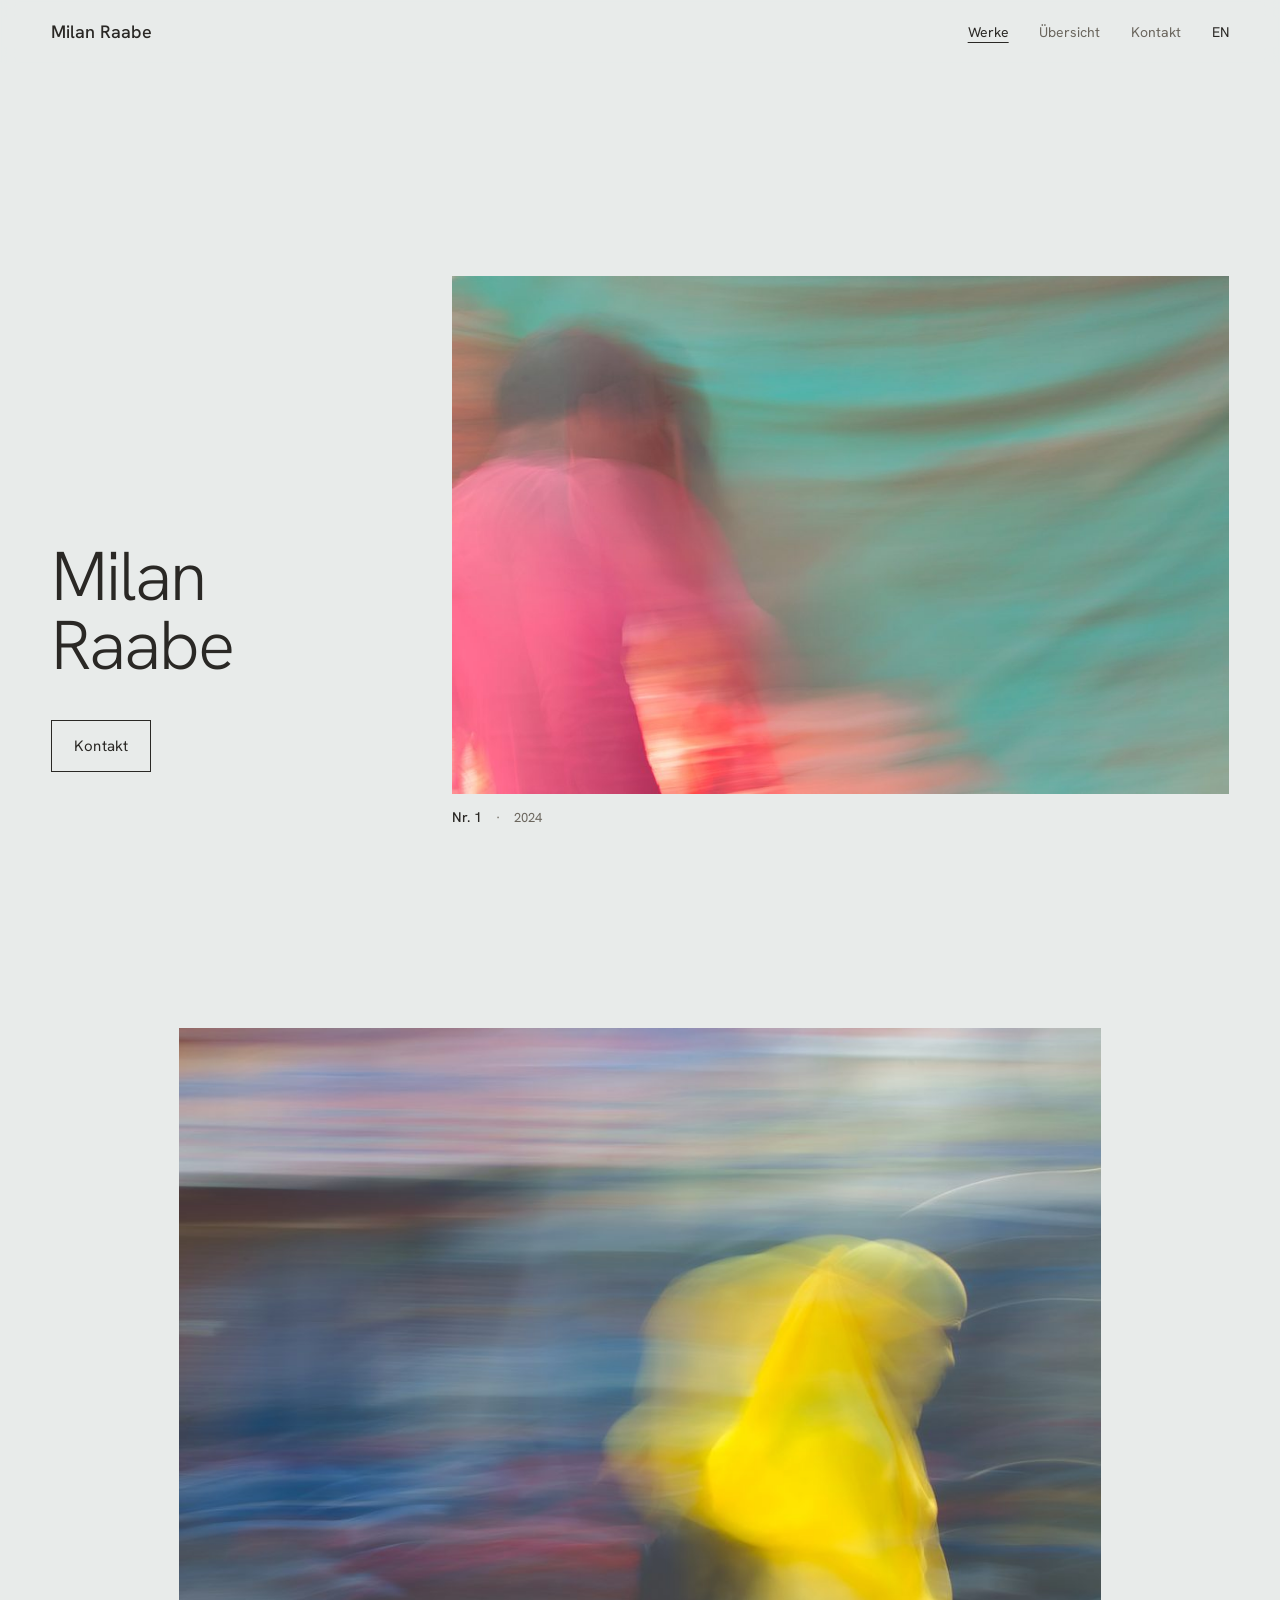
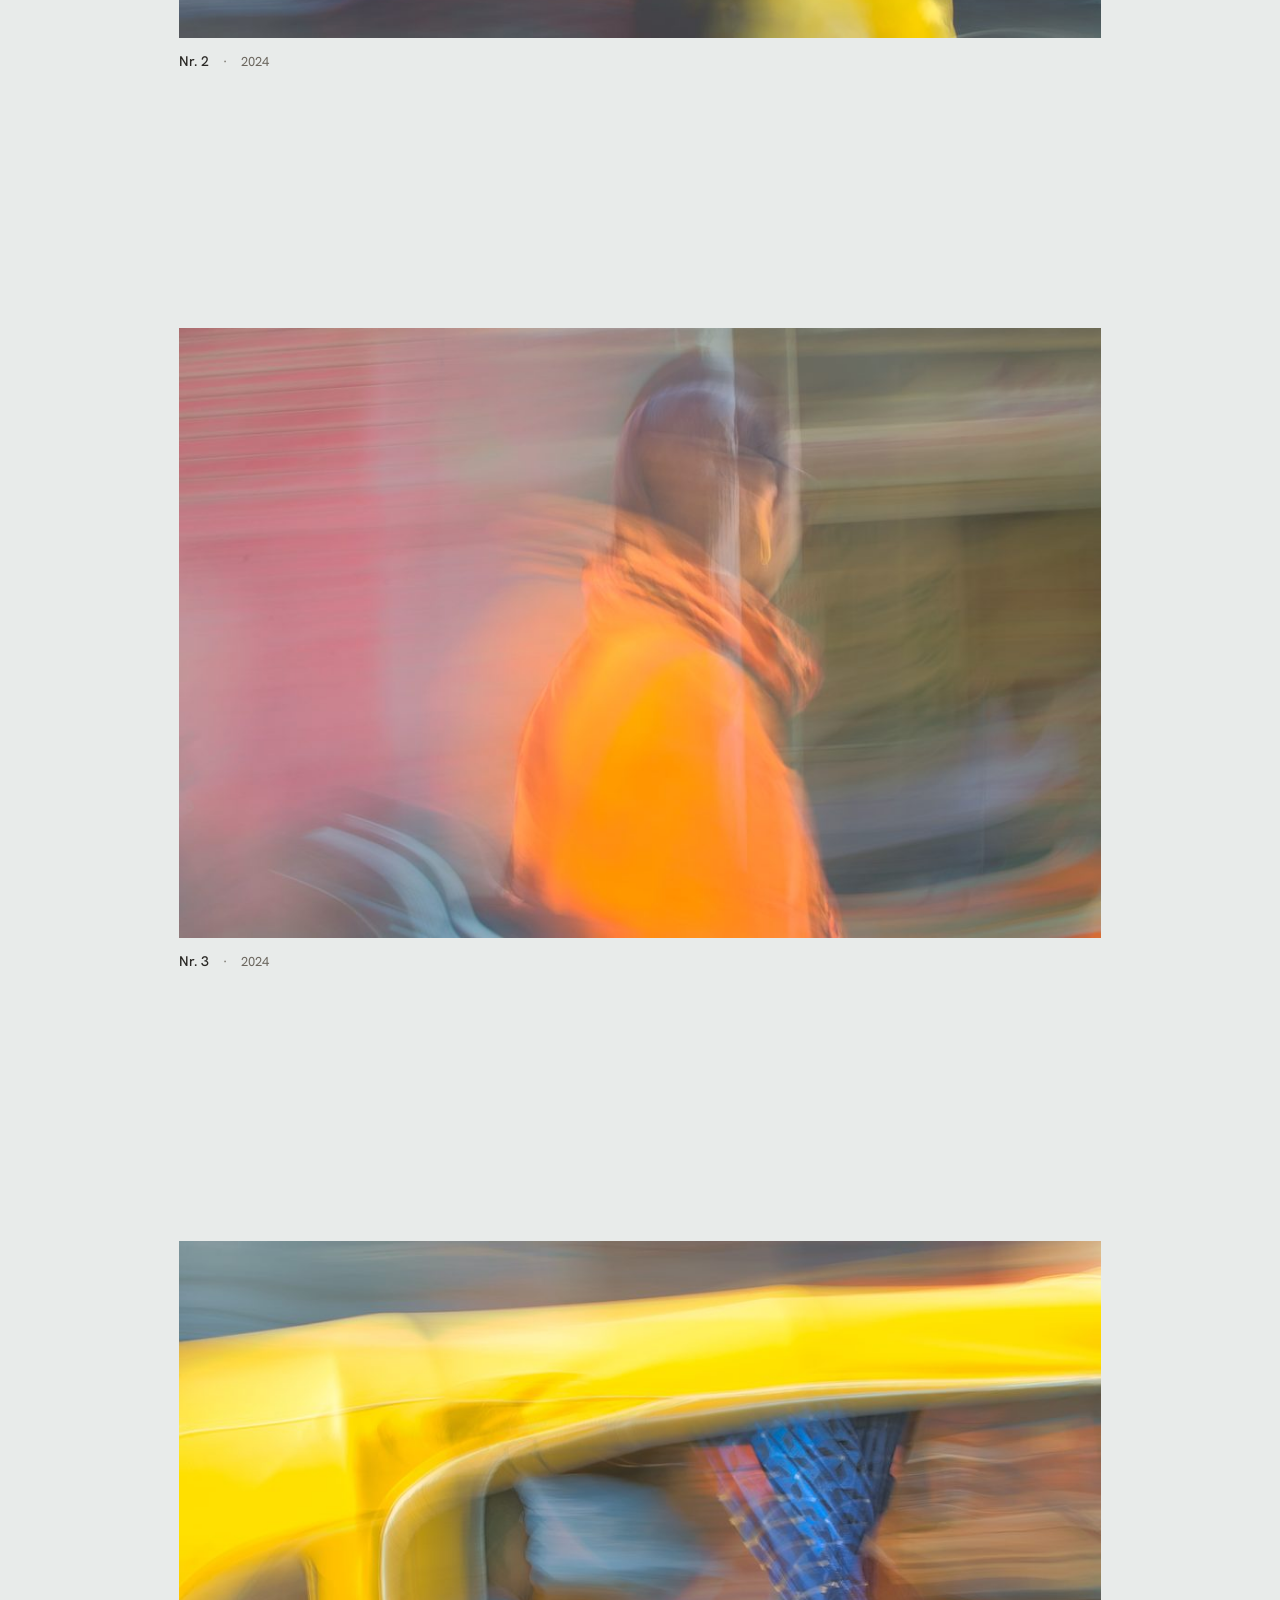
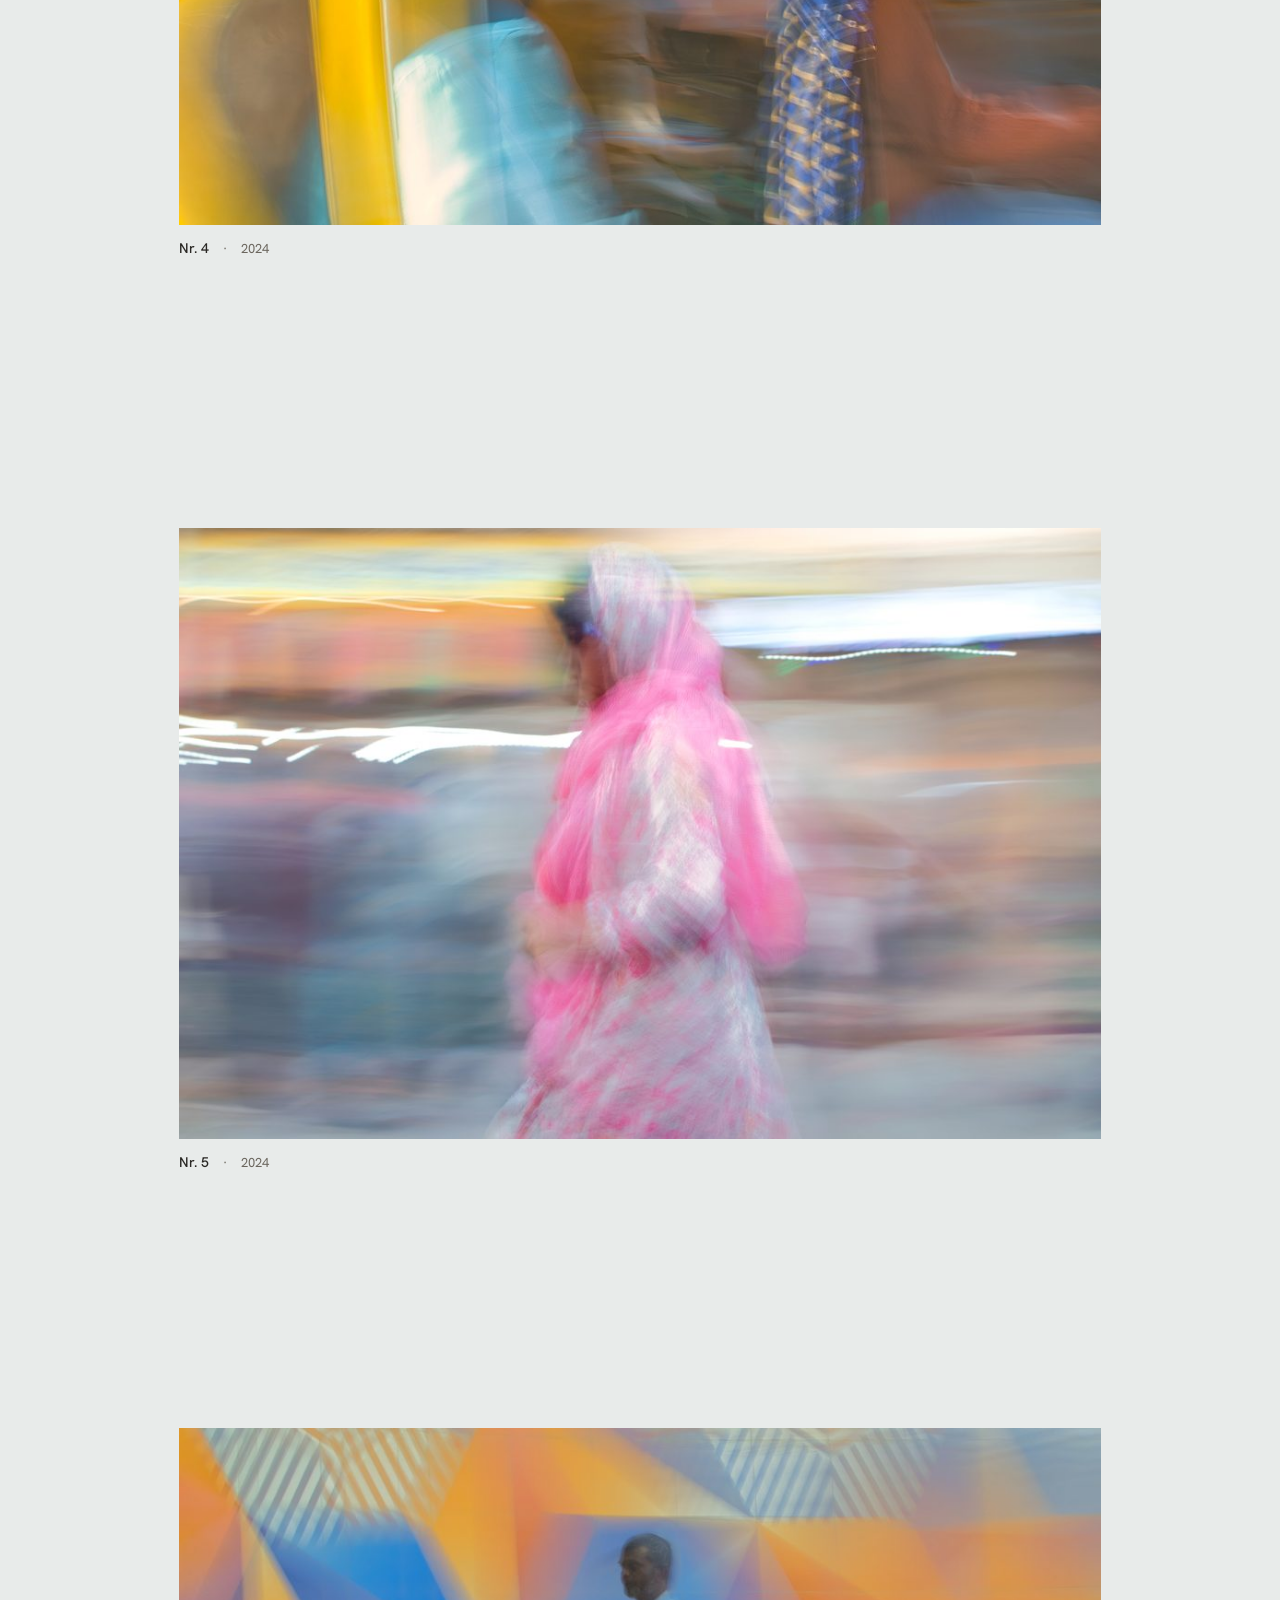
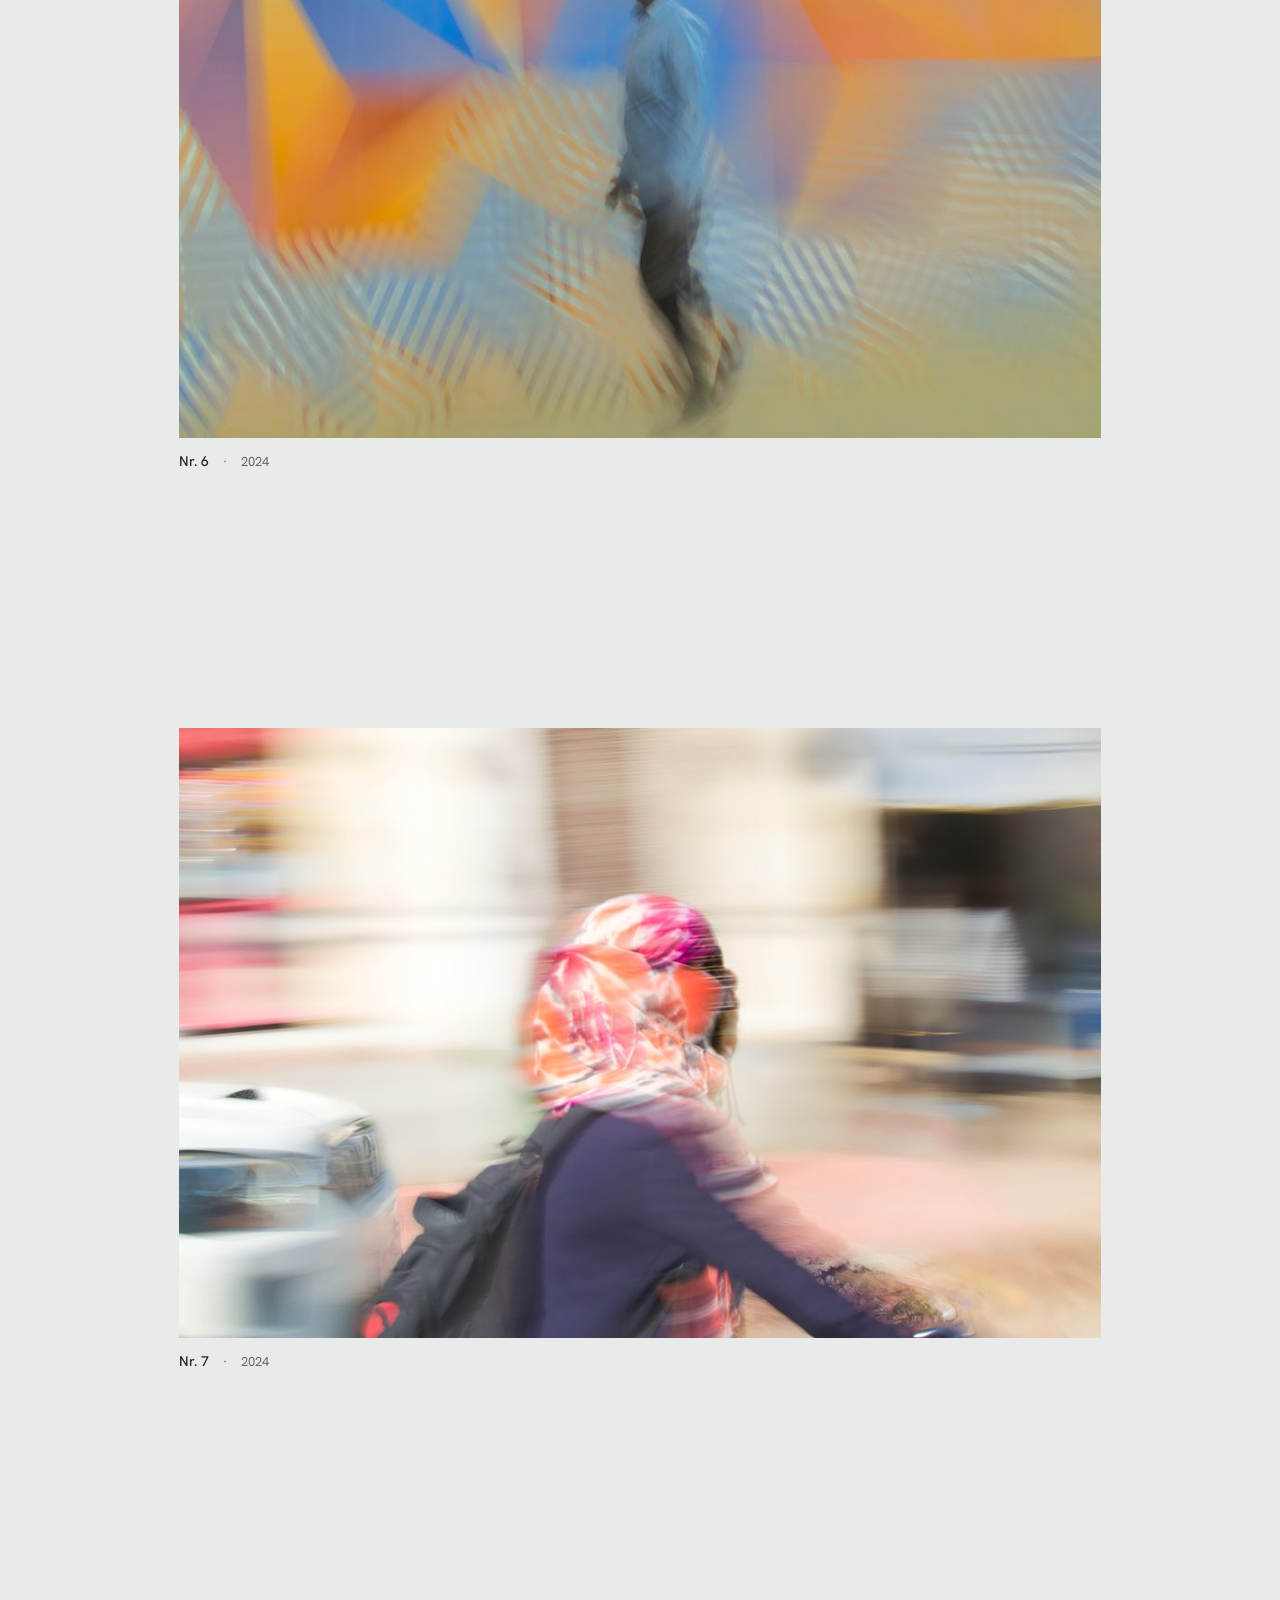
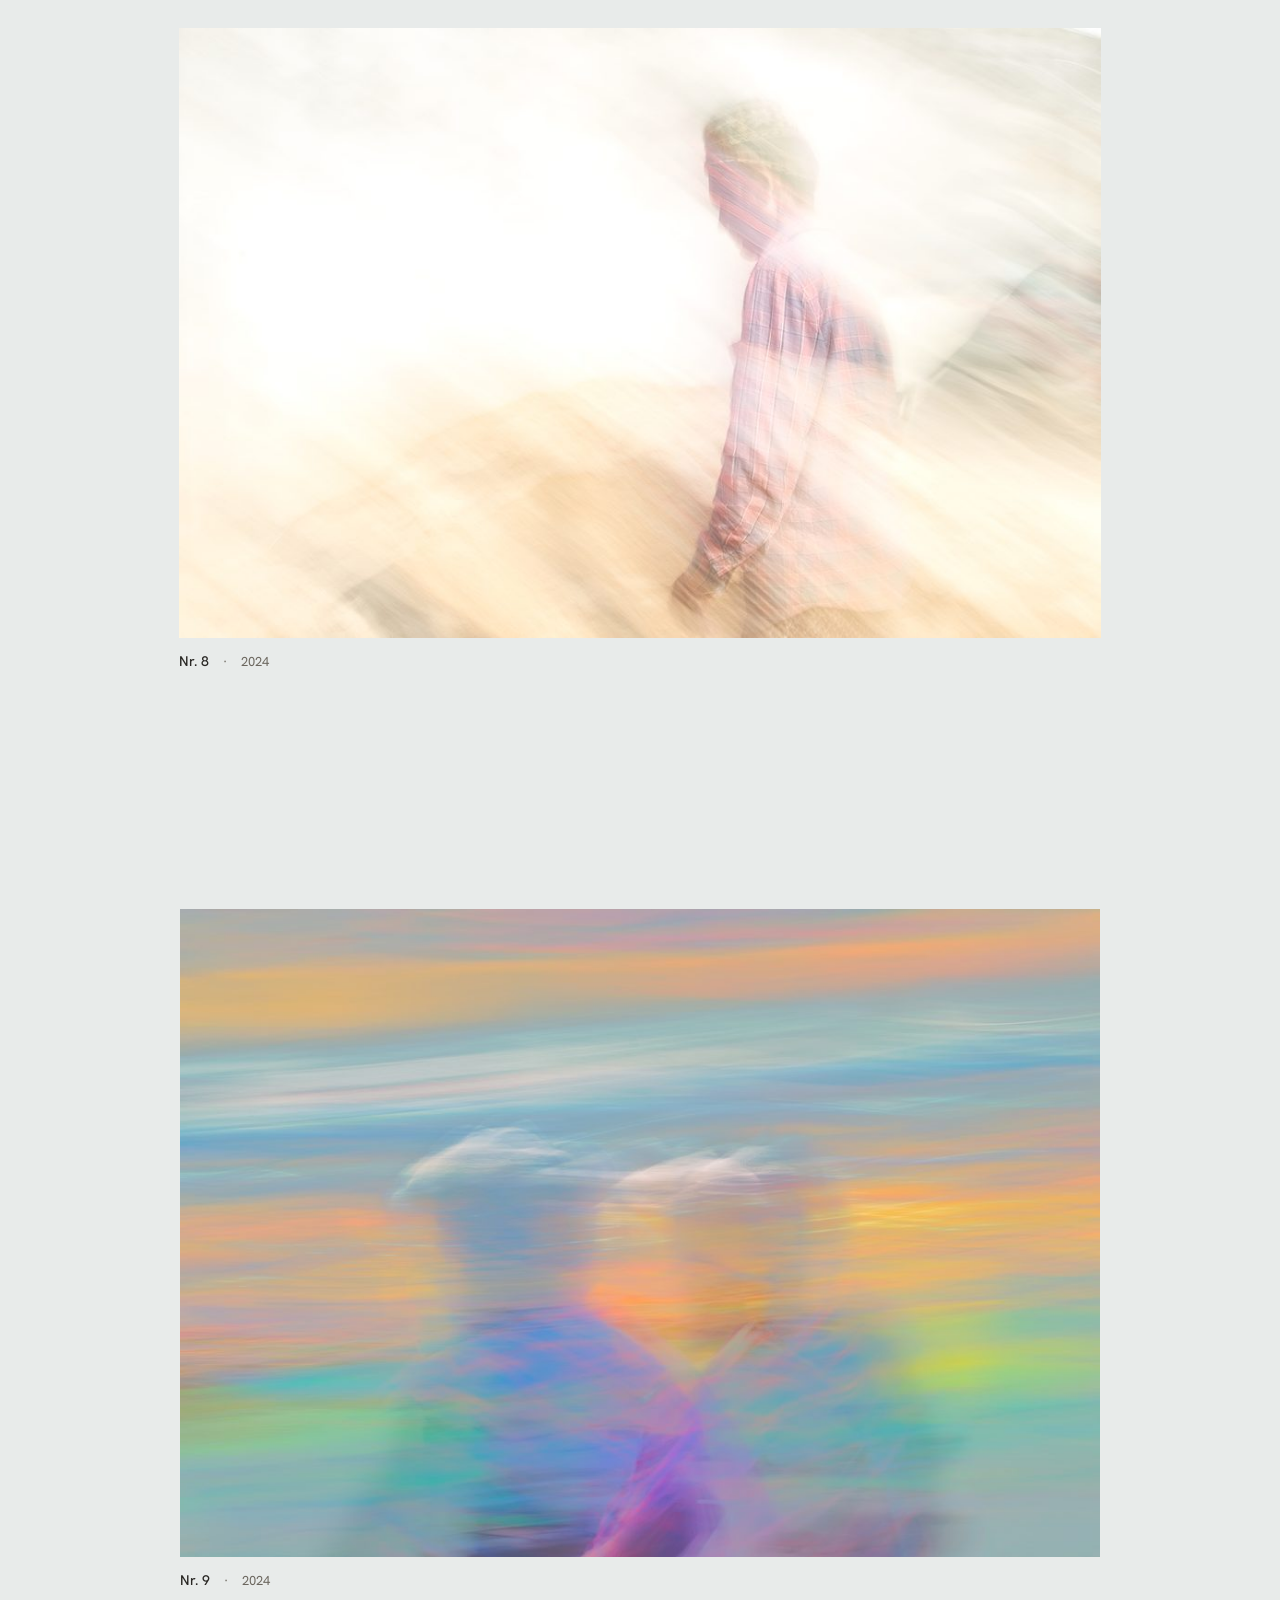
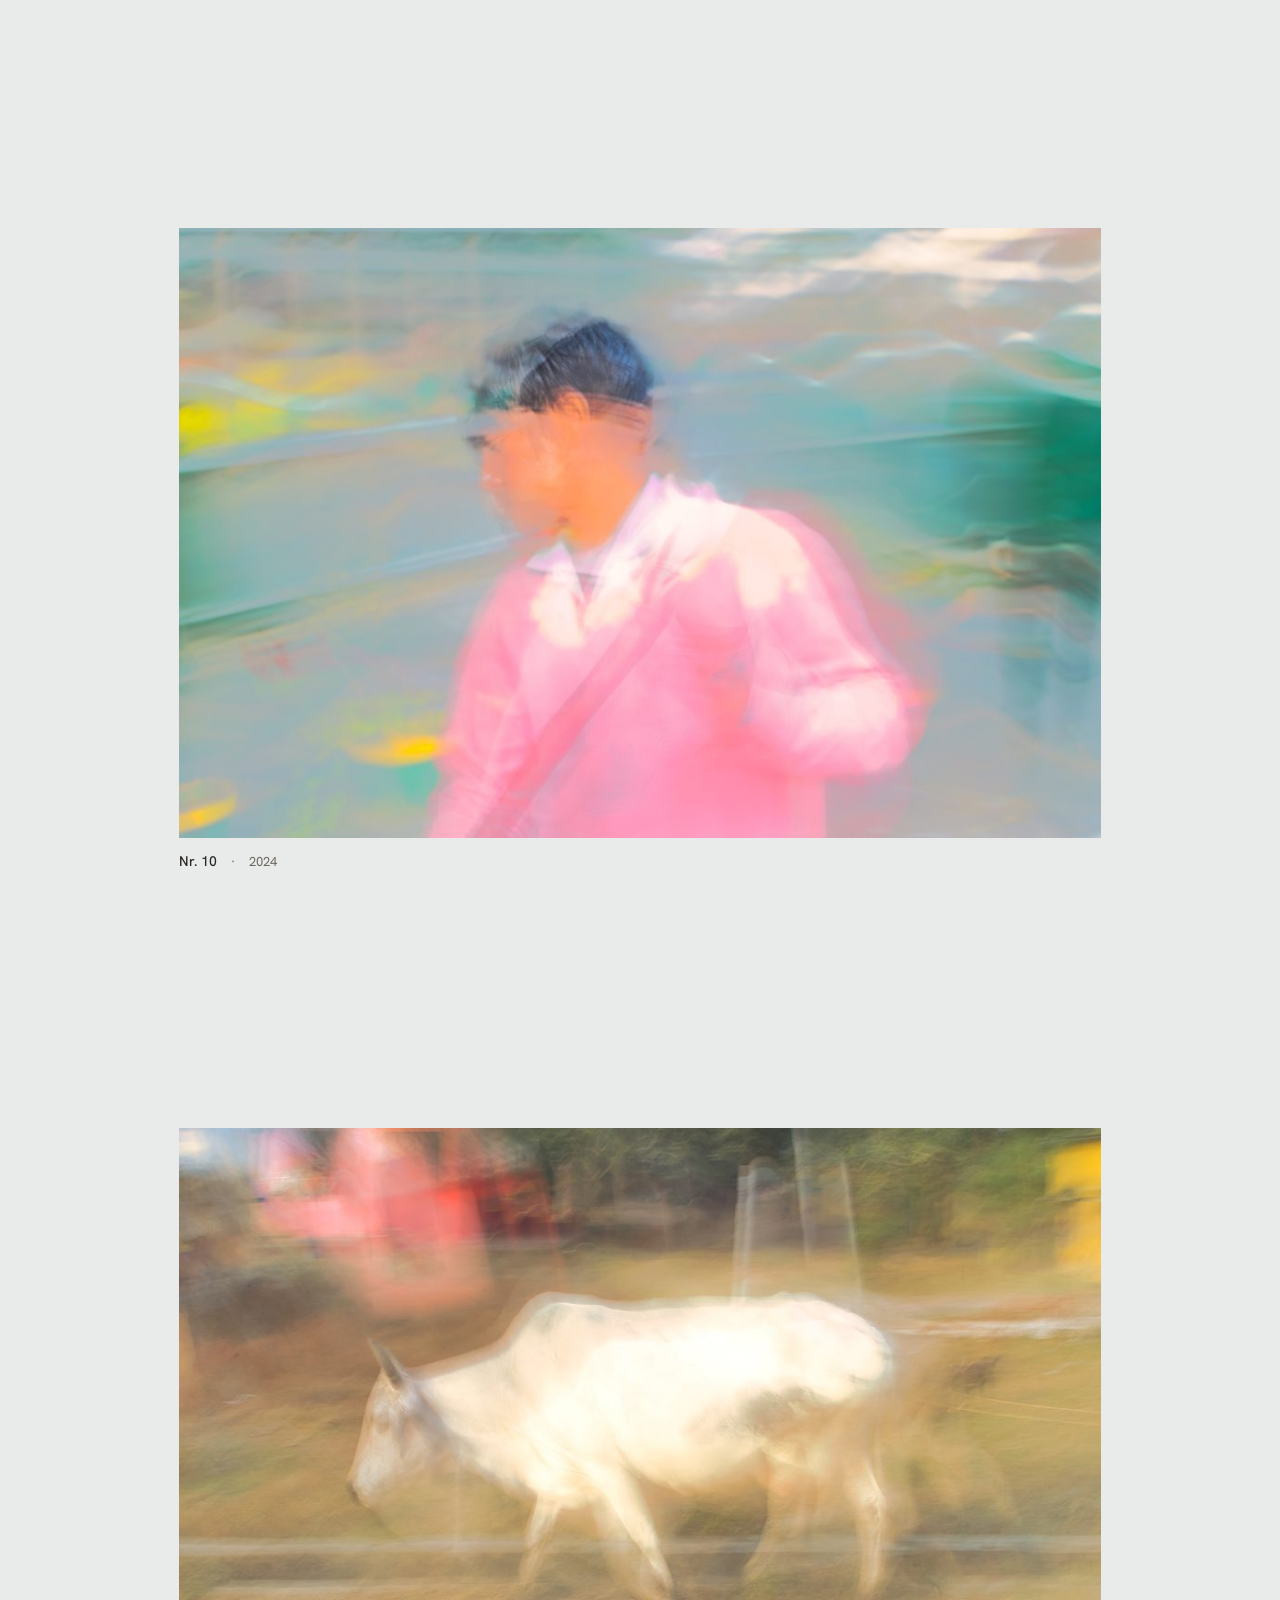
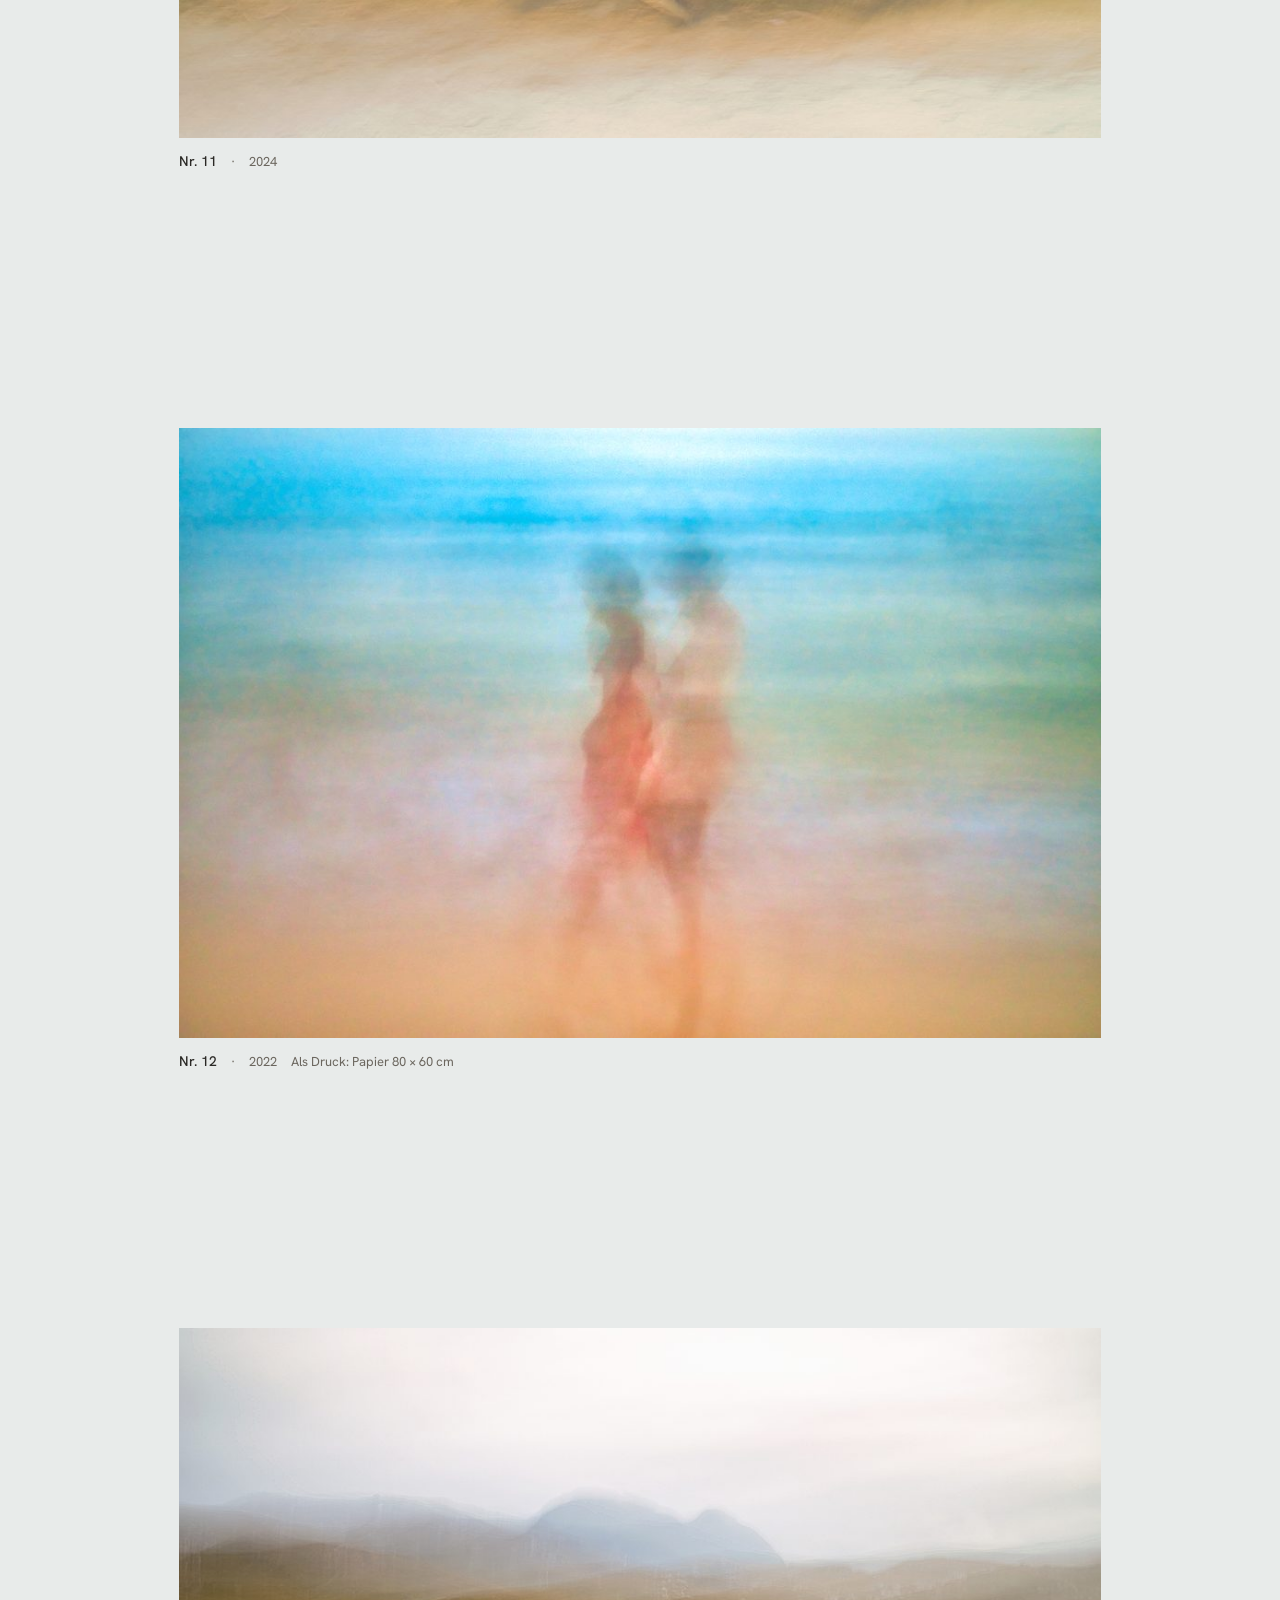
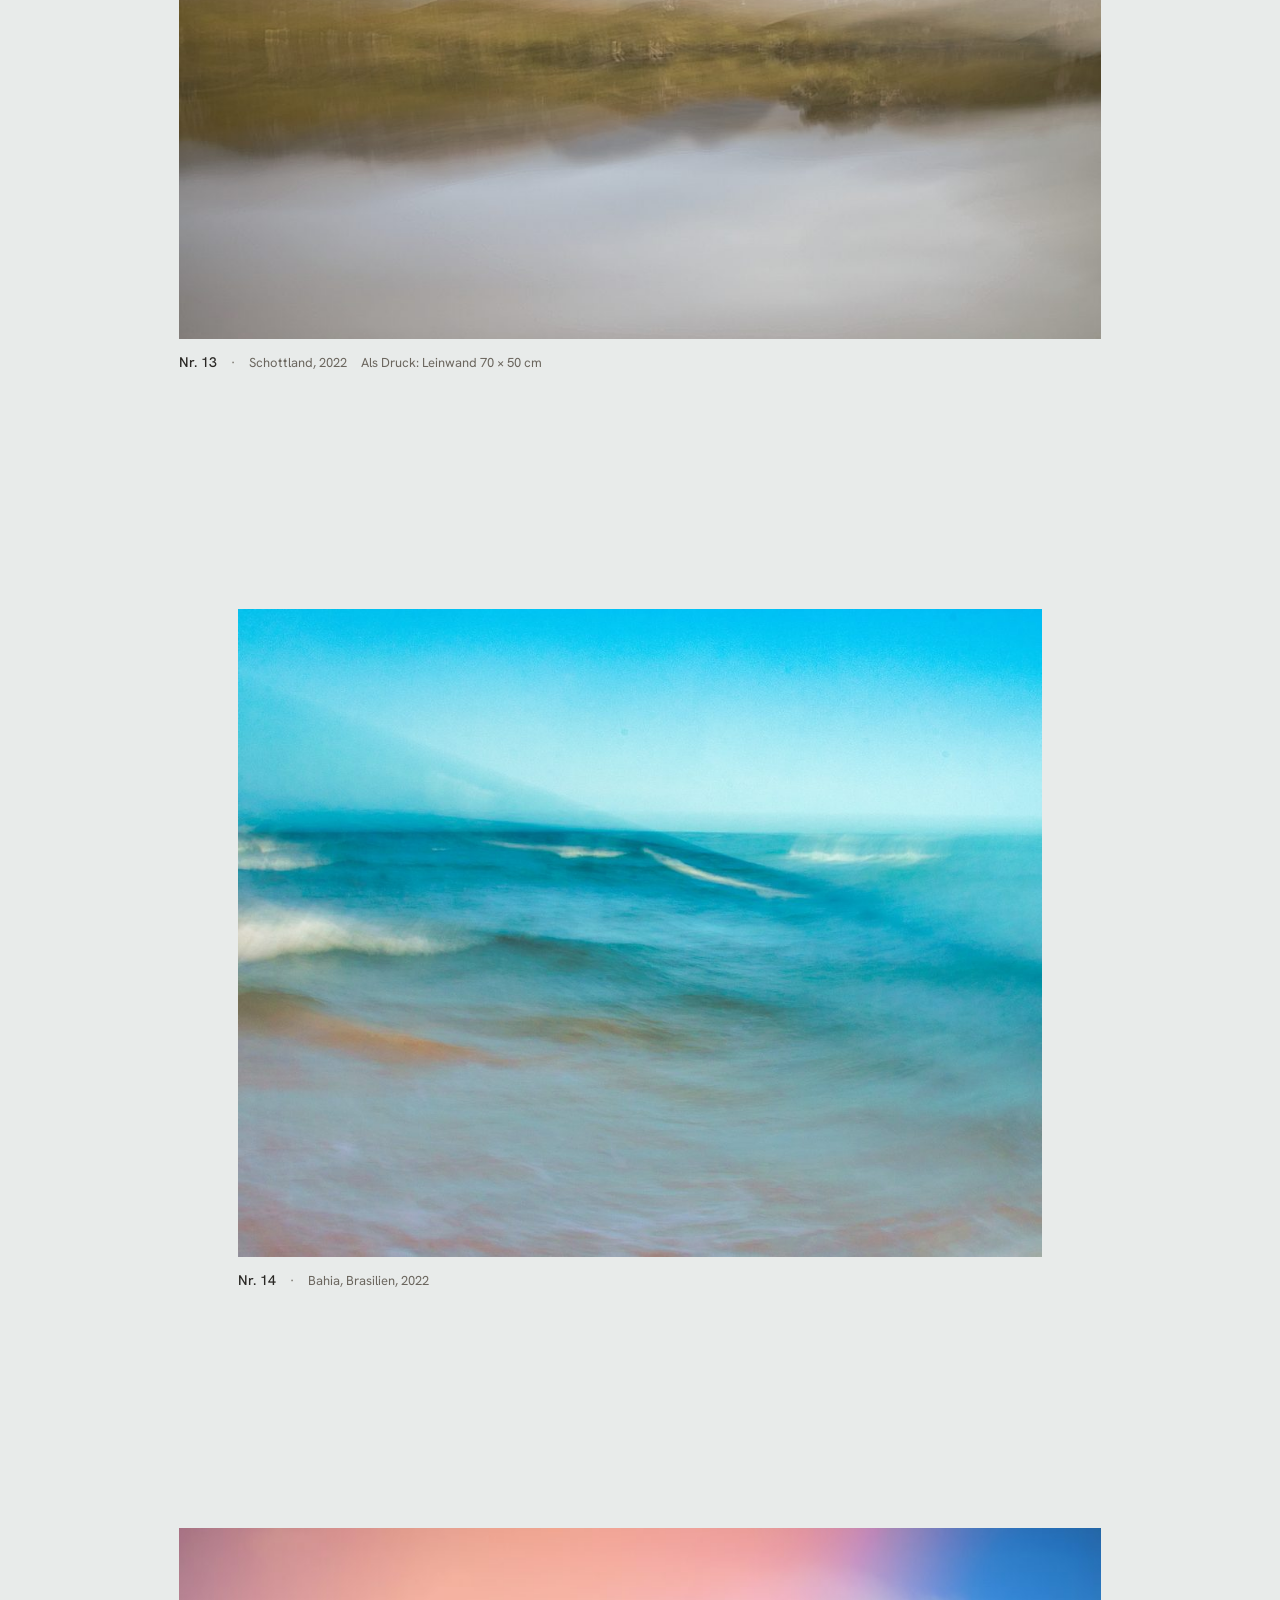
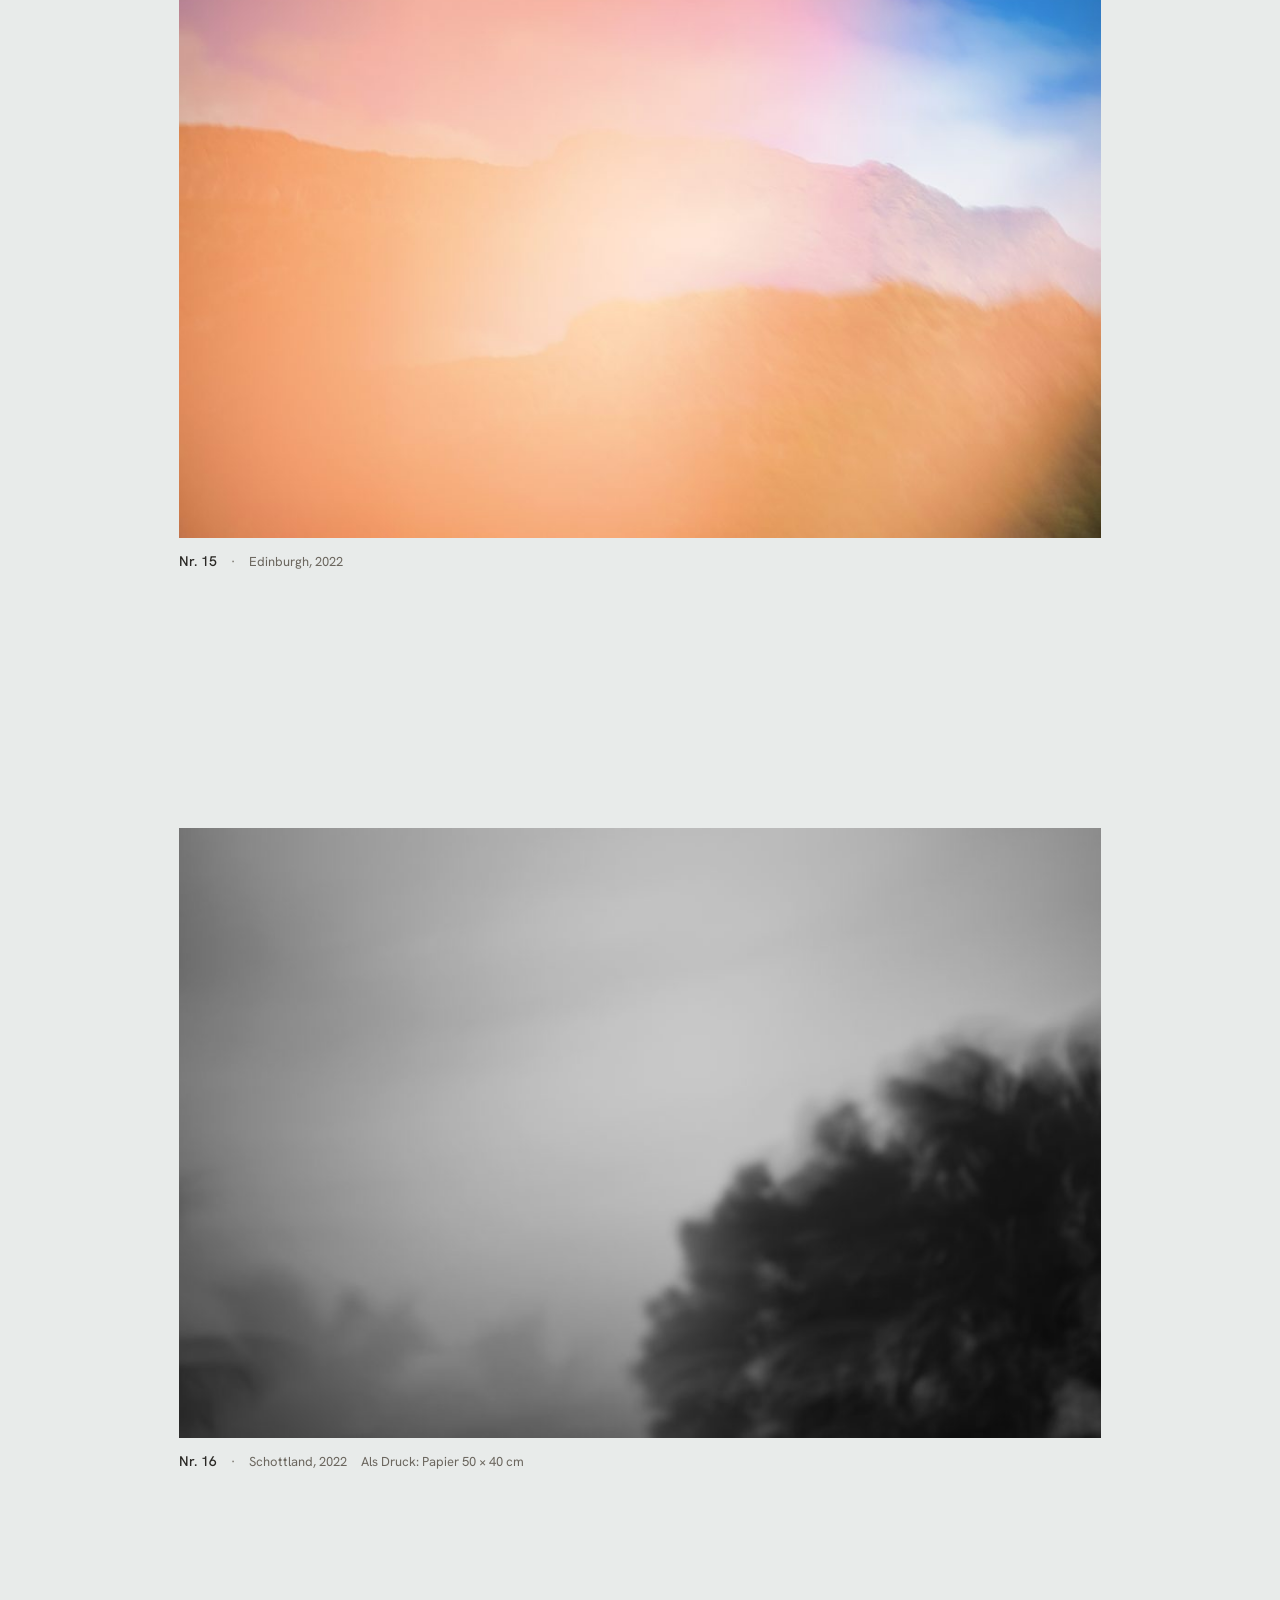
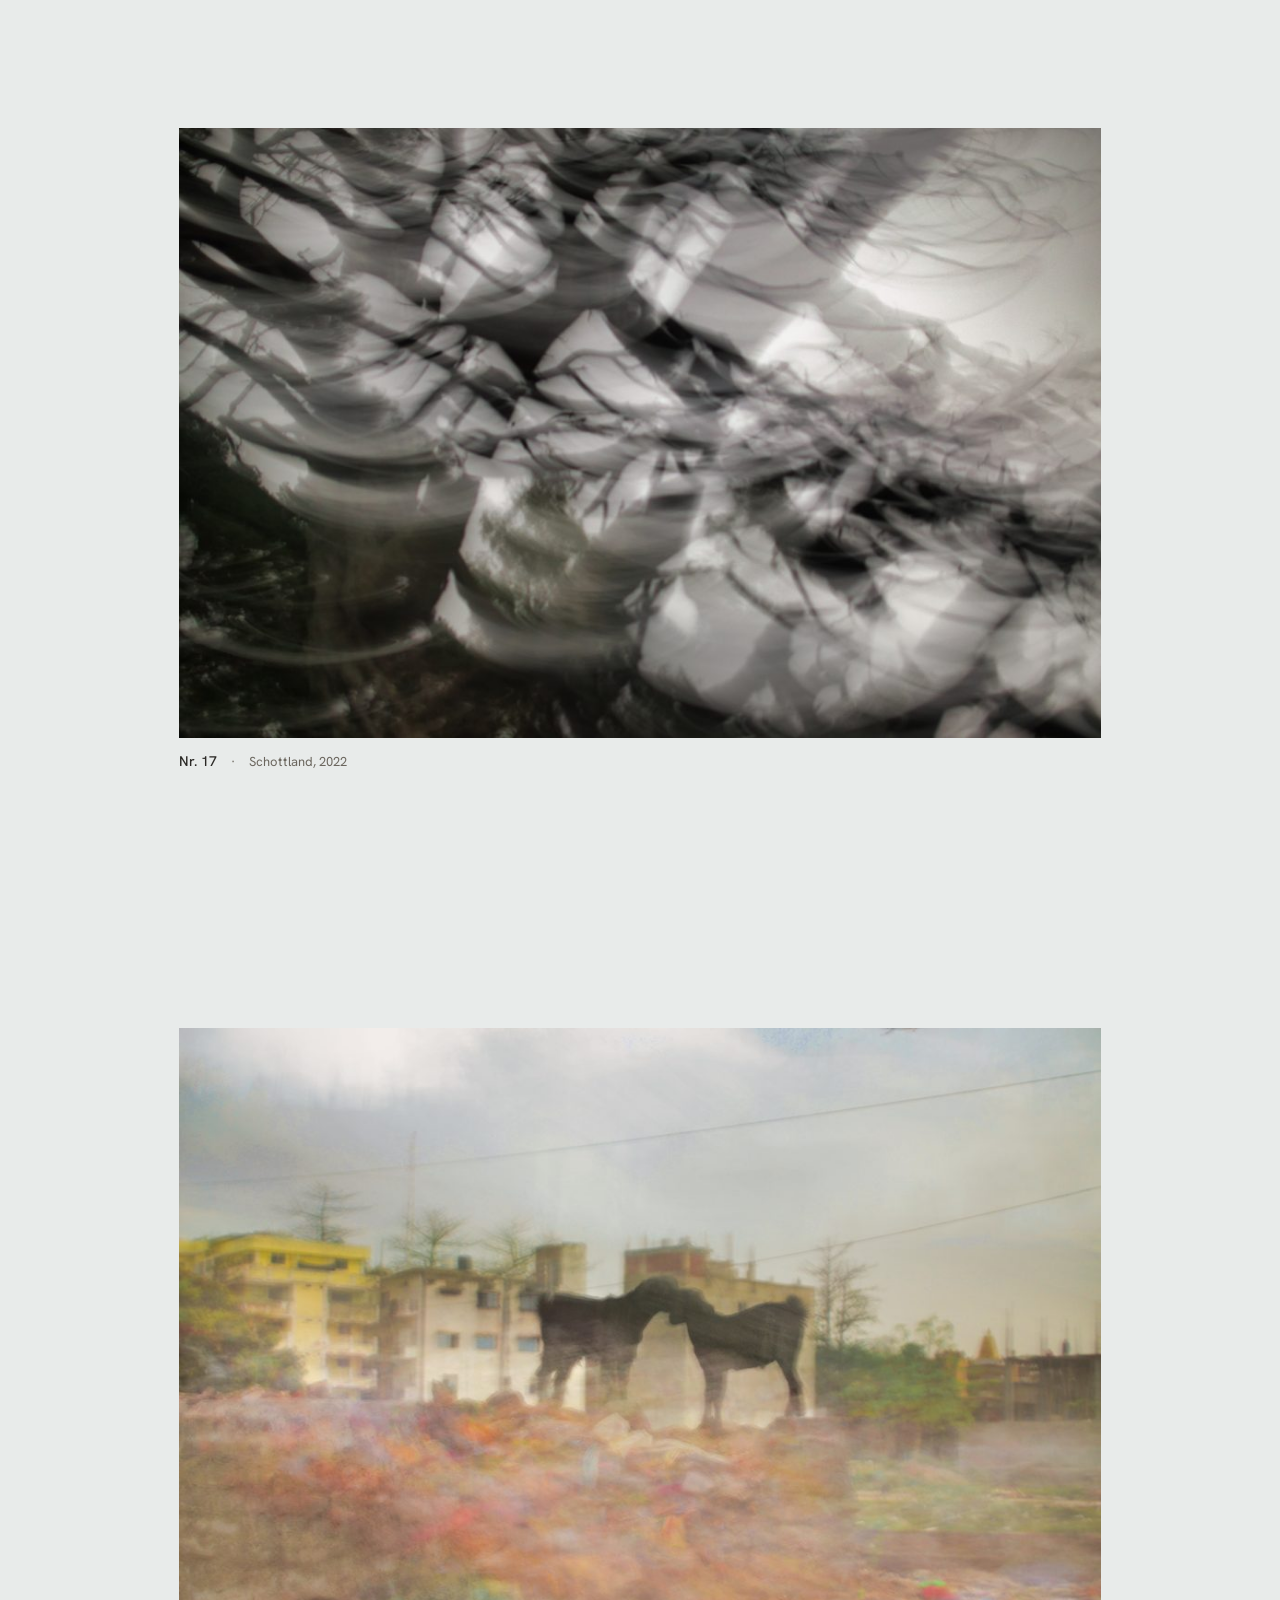
<file: index.html>
<!doctype html>
<html lang="de">
<head>
  <meta charset="utf-8">
  <meta name="viewport" content="width=device-width, initial-scale=1">
  <link rel="icon" href="assets/icon-32.png?v=95fb1a4e" type="image/png" sizes="32x32">
  <link rel="apple-touch-icon" href="assets/apple-touch-icon.png?v=d9a503a4">
  <title>Milan Raabe · Fotografie</title>
  <meta name="description" content="Milan Raabe – Fotograf aus Leipzig. Bilder in Bewegung.">
  <link rel="canonical" href="https://milanraabe.de/">
  <meta property="og:type" content="website">
  <meta property="og:site_name" content="Milan Raabe">
  <meta property="og:locale" content="de_DE">
  <meta property="og:title" content="Milan Raabe · Fotografie">
  <meta property="og:description" content="Fotografie">
  <meta property="og:url" content="https://milanraabe.de/">
  <meta property="og:image" content="https://milanraabe.de/bilder/vorschau.jpg?v=08724b3e">
  <meta property="og:image:width" content="1200">
  <meta property="og:image:height" content="630">
  <meta name="twitter:card" content="summary_large_image">
  <link rel="alternate" hreflang="de" href="https://milanraabe.de/">
  <link rel="alternate" hreflang="en" href="https://milanraabe.de/en/">
  <link rel="alternate" hreflang="x-default" href="https://milanraabe.de/">
  <script type="application/ld+json">{"@context": "https://schema.org", "@type": "Person", "name": "Milan Raabe", "jobTitle": "Fotograf", "url": "https://milanraabe.de/", "address": {"@type": "PostalAddress", "addressLocality": "Leipzig", "addressCountry": "DE"}, "sameAs": ["https://www.instagram.com/milan_glatzer/"]}</script>
  <link rel="preload" href="assets/fonts/hanken-grotesk-latin-300-normal.woff2" as="font" type="font/woff2" crossorigin>
  <link rel="stylesheet" href="assets/stil.css?v=255c70b8">
</head>
<body>
  <a class="sprung" href="#werke">Zu den Werken</a>
  <header class="kopf">
    <a class="kopf-name" href="#start">Milan Raabe</a>
    <nav aria-label="Hauptnavigation">
      <a class="nav-werke" href="#werke" aria-current="page">Werke</a>
      <a class="nav-uebersicht" href="uebersicht.html">Übersicht</a>
      <a class="nav-kontakt" href="#kontakt">Kontakt</a>
      <a class="sprache" href="en/" lang="en" hreflang="en" title="English version">EN</a>
    </nav>
  </header>
  <main>

  <section class="start" id="start">
    <div class="start-text">
      <h1>Milan Raabe</h1>
      <a class="knopf" href="#kontakt">Kontakt</a>
    </div>
    <figure class="start-bild" style="--ar:1.4993">
      <img src="bilder/werk-01-1600.jpg?v=a85094d5" srcset="bilder/werk-01-1000.jpg?v=a85094d5 1000w, bilder/werk-01-1600.jpg?v=a85094d5 1600w, bilder/werk-01-2400.jpg?v=a85094d5 2400w" sizes="(min-width: 900px) 64vw, 100vw" width="1600" height="1067" alt="Fotografie Nr. 1, 2024" loading="eager" decoding="async" fetchpriority="high">
      <figcaption><span class="bu-nr">Nr. 1</span><span class="bu-meta">2024</span></figcaption>
    </figure>
  </section>
  <section class="werke" id="werke" aria-label="Werke">
    
    <figure class="werk werk--mitte" id="werk-2" style="--ar:1.5106">
      <img src="bilder/werk-02-1600.jpg?v=8932e3a2" srcset="bilder/werk-02-1000.jpg?v=8932e3a2 1000w, bilder/werk-02-1600.jpg?v=8932e3a2 1600w, bilder/werk-02-2400.jpg?v=8932e3a2 2400w" sizes="(min-width: 900px) 70vw, 100vw" width="1600" height="1059" alt="Fotografie Nr. 2, 2024" loading="lazy" decoding="async">
      <figcaption><span class="bu-nr">Nr. 2</span><span class="bu-meta">2024</span></figcaption>
    </figure>
    <figure class="werk werk--mitte" id="werk-3" style="--ar:1.5106">
      <img src="bilder/werk-03-1600.jpg?v=a82a48ee" srcset="bilder/werk-03-1000.jpg?v=a82a48ee 1000w, bilder/werk-03-1600.jpg?v=a82a48ee 1600w, bilder/werk-03-2400.jpg?v=a82a48ee 2400w" sizes="(min-width: 900px) 70vw, 100vw" width="1600" height="1059" alt="Fotografie Nr. 3, 2024" loading="lazy" decoding="async">
      <figcaption><span class="bu-nr">Nr. 3</span><span class="bu-meta">2024</span></figcaption>
    </figure>
    <figure class="werk werk--mitte" id="werk-4" style="--ar:1.5773">
      <img src="bilder/werk-04-1600.jpg?v=be8df374" srcset="bilder/werk-04-1000.jpg?v=be8df374 1000w, bilder/werk-04-1600.jpg?v=be8df374 1600w, bilder/werk-04-2400.jpg?v=be8df374 2400w" sizes="(min-width: 900px) 70vw, 100vw" width="1600" height="1014" alt="Fotografie Nr. 4, 2024" loading="lazy" decoding="async">
      <figcaption><span class="bu-nr">Nr. 4</span><span class="bu-meta">2024</span></figcaption>
    </figure>
    <figure class="werk werk--mitte" id="werk-5" style="--ar:1.5083">
      <img src="bilder/werk-05-1600.jpg?v=bfdd6270" srcset="bilder/werk-05-1000.jpg?v=bfdd6270 1000w, bilder/werk-05-1600.jpg?v=bfdd6270 1600w, bilder/werk-05-2400.jpg?v=bfdd6270 2400w" sizes="(min-width: 900px) 70vw, 100vw" width="1600" height="1061" alt="Fotografie Nr. 5, 2024" loading="lazy" decoding="async">
      <figcaption><span class="bu-nr">Nr. 5</span><span class="bu-meta">2024</span></figcaption>
    </figure>
    <figure class="werk werk--mitte" id="werk-6" style="--ar:1.5106">
      <img src="bilder/werk-06-1600.jpg?v=62897602" srcset="bilder/werk-06-1000.jpg?v=62897602 1000w, bilder/werk-06-1600.jpg?v=62897602 1600w, bilder/werk-06-2400.jpg?v=62897602 2400w" sizes="(min-width: 900px) 70vw, 100vw" width="1600" height="1059" alt="Fotografie Nr. 6, 2024" loading="lazy" decoding="async">
      <figcaption><span class="bu-nr">Nr. 6</span><span class="bu-meta">2024</span></figcaption>
    </figure>
    <figure class="werk werk--mitte" id="werk-7" style="--ar:1.5106">
      <img src="bilder/werk-07-1600.jpg?v=18d64680" srcset="bilder/werk-07-1000.jpg?v=18d64680 1000w, bilder/werk-07-1600.jpg?v=18d64680 1600w, bilder/werk-07-2400.jpg?v=18d64680 2400w" sizes="(min-width: 900px) 70vw, 100vw" width="1600" height="1059" alt="Fotografie Nr. 7, 2024" loading="lazy" decoding="async">
      <figcaption><span class="bu-nr">Nr. 7</span><span class="bu-meta">2024</span></figcaption>
    </figure>
    <figure class="werk werk--mitte" id="werk-8" style="--ar:1.5106">
      <img src="bilder/werk-08-1600.jpg?v=5d80c003" srcset="bilder/werk-08-1000.jpg?v=5d80c003 1000w, bilder/werk-08-1600.jpg?v=5d80c003 1600w, bilder/werk-08-2400.jpg?v=5d80c003 2400w" sizes="(min-width: 900px) 70vw, 100vw" width="1600" height="1059" alt="Fotografie Nr. 8, 2024" loading="lazy" decoding="async">
      <figcaption><span class="bu-nr">Nr. 8</span><span class="bu-meta">2024</span></figcaption>
    </figure>
    <figure class="werk werk--mitte" id="werk-9" style="--ar:1.4184">
      <img src="bilder/werk-09-1600.jpg?v=a4d811c8" srcset="bilder/werk-09-1000.jpg?v=a4d811c8 1000w, bilder/werk-09-1600.jpg?v=a4d811c8 1600w, bilder/werk-09-2400.jpg?v=a4d811c8 2400w" sizes="(min-width: 900px) 70vw, 100vw" width="1600" height="1128" alt="Fotografie Nr. 9, 2024" loading="lazy" decoding="async">
      <figcaption><span class="bu-nr">Nr. 9</span><span class="bu-meta">2024</span></figcaption>
    </figure>
    <figure class="werk werk--mitte" id="werk-10" style="--ar:1.5106">
      <img src="bilder/werk-10-1600.jpg?v=af008b46" srcset="bilder/werk-10-1000.jpg?v=af008b46 1000w, bilder/werk-10-1600.jpg?v=af008b46 1600w, bilder/werk-10-2400.jpg?v=af008b46 2400w" sizes="(min-width: 900px) 70vw, 100vw" width="1600" height="1059" alt="Fotografie Nr. 10, 2024" loading="lazy" decoding="async">
      <figcaption><span class="bu-nr">Nr. 10</span><span class="bu-meta">2024</span></figcaption>
    </figure>
    <figure class="werk werk--mitte" id="werk-11" style="--ar:1.5106">
      <img src="bilder/werk-11-1600.jpg?v=afa7ebff" srcset="bilder/werk-11-1000.jpg?v=afa7ebff 1000w, bilder/werk-11-1600.jpg?v=afa7ebff 1600w, bilder/werk-11-2400.jpg?v=afa7ebff 2400w" sizes="(min-width: 900px) 70vw, 100vw" width="1600" height="1059" alt="Fotografie Nr. 11, 2024" loading="lazy" decoding="async">
      <figcaption><span class="bu-nr">Nr. 11</span><span class="bu-meta">2024</span></figcaption>
    </figure>
    <figure class="werk werk--mitte" id="werk-12" style="--ar:1.5106">
      <img src="bilder/werk-12-1600.jpg?v=2a72c47a" srcset="bilder/werk-12-1000.jpg?v=2a72c47a 1000w, bilder/werk-12-1600.jpg?v=2a72c47a 1600w, bilder/werk-12-2400.jpg?v=2a72c47a 2400w" sizes="(min-width: 900px) 70vw, 100vw" width="1600" height="1059" alt="Fotografie Nr. 12, 2022" loading="lazy" decoding="async">
      <figcaption><span class="bu-nr">Nr. 12</span><span class="bu-meta">2022</span><span class="bu-meta">Als Druck: Papier 80 × 60 cm</span></figcaption>
    </figure>
    <figure class="werk werk--mitte" id="werk-13" style="--ar:1.5083">
      <img src="bilder/werk-13-1600.jpg?v=c31e1276" srcset="bilder/werk-13-1000.jpg?v=c31e1276 1000w, bilder/werk-13-1600.jpg?v=c31e1276 1600w, bilder/werk-13-2400.jpg?v=c31e1276 2400w" sizes="(min-width: 900px) 70vw, 100vw" width="1600" height="1061" alt="Fotografie Nr. 13, Schottland, 2022" loading="lazy" decoding="async">
      <figcaption><span class="bu-nr">Nr. 13</span><span class="bu-meta">Schottland, 2022</span><span class="bu-meta">Als Druck: Leinwand 70 × 50 cm</span></figcaption>
    </figure>
    <figure class="werk werk--mitte" id="werk-14" style="--ar:1.2407">
      <img src="bilder/werk-14-1600.jpg?v=5716b65f" srcset="bilder/werk-14-1000.jpg?v=5716b65f 1000w, bilder/werk-14-1600.jpg?v=5716b65f 1600w, bilder/werk-14-2400.jpg?v=5716b65f 2400w" sizes="(min-width: 900px) 70vw, 100vw" width="1600" height="1290" alt="Fotografie Nr. 14, Bahia, Brasilien, 2022" loading="lazy" decoding="async">
      <figcaption><span class="bu-nr">Nr. 14</span><span class="bu-meta">Bahia, Brasilien, 2022</span></figcaption>
    </figure>
    <figure class="werk werk--mitte" id="werk-15" style="--ar:1.5106">
      <img src="bilder/werk-15-1600.jpg?v=93564bbb" srcset="bilder/werk-15-1000.jpg?v=93564bbb 1000w, bilder/werk-15-1600.jpg?v=93564bbb 1600w, bilder/werk-15-2400.jpg?v=93564bbb 2400w" sizes="(min-width: 900px) 70vw, 100vw" width="1600" height="1059" alt="Fotografie Nr. 15, Edinburgh, 2022" loading="lazy" decoding="async">
      <figcaption><span class="bu-nr">Nr. 15</span><span class="bu-meta">Edinburgh, 2022</span></figcaption>
    </figure>
    <figure class="werk werk--mitte" id="werk-16" style="--ar:1.5106">
      <img src="bilder/werk-16-1600.jpg?v=ad50a526" srcset="bilder/werk-16-1000.jpg?v=ad50a526 1000w, bilder/werk-16-1600.jpg?v=ad50a526 1600w, bilder/werk-16-2400.jpg?v=ad50a526 2400w" sizes="(min-width: 900px) 70vw, 100vw" width="1600" height="1059" alt="Fotografie Nr. 16, Schottland, 2022" loading="lazy" decoding="async">
      <figcaption><span class="bu-nr">Nr. 16</span><span class="bu-meta">Schottland, 2022</span><span class="bu-meta">Als Druck: Papier 50 × 40 cm</span></figcaption>
    </figure>
    <figure class="werk werk--mitte" id="werk-17" style="--ar:1.5106">
      <img src="bilder/werk-17-1600.jpg?v=22597dfd" srcset="bilder/werk-17-1000.jpg?v=22597dfd 1000w, bilder/werk-17-1600.jpg?v=22597dfd 1600w, bilder/werk-17-2400.jpg?v=22597dfd 2400w" sizes="(min-width: 900px) 70vw, 100vw" width="1600" height="1059" alt="Fotografie Nr. 17, Schottland, 2022" loading="lazy" decoding="async">
      <figcaption><span class="bu-nr">Nr. 17</span><span class="bu-meta">Schottland, 2022</span></figcaption>
    </figure>
    <figure class="werk werk--mitte" id="werk-18" style="--ar:1.5106">
      <img src="bilder/werk-18-1600.jpg?v=0d27d765" srcset="bilder/werk-18-1000.jpg?v=0d27d765 1000w, bilder/werk-18-1600.jpg?v=0d27d765 1600w, bilder/werk-18-2400.jpg?v=0d27d765 2400w" sizes="(min-width: 900px) 70vw, 100vw" width="1600" height="1059" alt="Fotografie Nr. 18, 2024" loading="lazy" decoding="async">
      <figcaption><span class="bu-nr">Nr. 18</span><span class="bu-meta">2024</span><span class="bu-meta">Als Druck: Leinwand 70,5 × 50,5 cm</span></figcaption>
    </figure>
    <figure class="werk werk--mitte" id="werk-19" style="--ar:1.5083">
      <img src="bilder/werk-19-1600.jpg?v=5583af35" srcset="bilder/werk-19-1000.jpg?v=5583af35 1000w, bilder/werk-19-1600.jpg?v=5583af35 1600w, bilder/werk-19-2400.jpg?v=5583af35 2400w" sizes="(min-width: 900px) 70vw, 100vw" width="1600" height="1061" alt="Fotografie Nr. 19, 2024" loading="lazy" decoding="async">
      <figcaption><span class="bu-nr">Nr. 19</span><span class="bu-meta">2024</span></figcaption>
    </figure>
    <figure class="werk werk--mitte" id="werk-20" style="--ar:1.5106">
      <img src="bilder/werk-20-1600.jpg?v=84468ae5" srcset="bilder/werk-20-1000.jpg?v=84468ae5 1000w, bilder/werk-20-1600.jpg?v=84468ae5 1600w, bilder/werk-20-2400.jpg?v=84468ae5 2400w" sizes="(min-width: 900px) 70vw, 100vw" width="1600" height="1059" alt="Fotografie Nr. 20, 2024" loading="lazy" decoding="async">
      <figcaption><span class="bu-nr">Nr. 20</span><span class="bu-meta">2024</span></figcaption>
    </figure>
    <figure class="werk werk--mitte" id="werk-21" style="--ar:1.5106">
      <img src="bilder/werk-21-1600.jpg?v=aebf9d6b" srcset="bilder/werk-21-1000.jpg?v=aebf9d6b 1000w, bilder/werk-21-1600.jpg?v=aebf9d6b 1600w, bilder/werk-21-2400.jpg?v=aebf9d6b 2400w" sizes="(min-width: 900px) 70vw, 100vw" width="1600" height="1059" alt="Fotografie Nr. 21, 2019" loading="lazy" decoding="async">
      <figcaption><span class="bu-nr">Nr. 21</span><span class="bu-meta">2019</span><span class="bu-meta">Als Druck: Leinwand 97,5 × 75,5 cm</span></figcaption>
    </figure>
    <figure class="werk werk--mitte" id="werk-22" style="--ar:1.5106">
      <img src="bilder/werk-22-1600.jpg?v=65b4c572" srcset="bilder/werk-22-1000.jpg?v=65b4c572 1000w, bilder/werk-22-1600.jpg?v=65b4c572 1600w, bilder/werk-22-2400.jpg?v=65b4c572 2400w" sizes="(min-width: 900px) 70vw, 100vw" width="1600" height="1059" alt="Fotografie Nr. 22, 2019" loading="lazy" decoding="async">
      <figcaption><span class="bu-nr">Nr. 22</span><span class="bu-meta">2019</span><span class="bu-meta">Als Druck: Leinwand 98,5 × 79,5 cm</span></figcaption>
    </figure>
    <figure class="werk werk--mitte" id="werk-23" style="--ar:0.7508">
      <img src="bilder/werk-23-1600.jpg?v=4c0ad257" srcset="bilder/werk-23-1000.jpg?v=4c0ad257 1000w, bilder/werk-23-1600.jpg?v=4c0ad257 1600w, bilder/werk-23-2400.jpg?v=4c0ad257 2400w" sizes="(min-width: 900px) 70vw, 100vw" width="1600" height="2131" alt="Fotografie Nr. 23, 2024" loading="lazy" decoding="async">
      <figcaption><span class="bu-nr">Nr. 23</span><span class="bu-meta">2024</span></figcaption>
    </figure>
    <figure class="werk werk--mitte" id="werk-24" style="--ar:0.8532">
      <img src="bilder/werk-24-1600.jpg?v=739b55c8" srcset="bilder/werk-24-1000.jpg?v=739b55c8 1000w, bilder/werk-24-1600.jpg?v=739b55c8 1600w, bilder/werk-24-2400.jpg?v=739b55c8 2400w" sizes="(min-width: 900px) 70vw, 100vw" width="1600" height="1875" alt="Fotografie Nr. 24, 2024" loading="lazy" decoding="async">
      <figcaption><span class="bu-nr">Nr. 24</span><span class="bu-meta">2024</span></figcaption>
    </figure>
  </section>

  <section class="ueber" id="ueber" aria-label="Über Milan Raabe">
    <p class="ueber-text">Mich bewegen Bilder, die hinter den scharfen Vorhang der Wirklichkeit blicken. Ich suche den Augenblick, in dem die Oberfläche weich und durchlässig wird.</p>
    <p class="ueber-zeile">Milan Raabe · Leipzig</p>
  </section>

  <section class="ausstellung" id="kontakt">
    <div class="ausstellung-text">
      <h2>Kontakt</h2>
      
      <p class="kontakt-links"><a class="mail" href="mailto:milan.glatzer@gmail.com">milan.glatzer@gmail.com</a><a class="insta" href="https://www.instagram.com/milan_glatzer/" rel="me noopener">Instagram @milan_glatzer</a></p>
    </div>
    <div class="drucke-block">
      <p class="drucke-titel">Bereits als Druck vorhanden</p>
      <ul class="drucke">
        <li>
          <a href="#werk-12">
            <img src="bilder/werk-12-1600.jpg?v=2a72c47a" srcset="bilder/werk-12-1000.jpg?v=2a72c47a 1000w, bilder/werk-12-1600.jpg?v=2a72c47a 1600w, bilder/werk-12-2400.jpg?v=2a72c47a 2400w" sizes="(min-width: 900px) 22vw, 45vw" width="1600" height="1059" alt="Fotografie Nr. 12, 2022" loading="lazy" decoding="async">
          </a>
          <p><span class="bu-nr">Nr. 12</span>
             <span class="bu-meta">Papier 80 × 60 cm</span></p>
        </li>
        <li>
          <a href="#werk-13">
            <img src="bilder/werk-13-1600.jpg?v=c31e1276" srcset="bilder/werk-13-1000.jpg?v=c31e1276 1000w, bilder/werk-13-1600.jpg?v=c31e1276 1600w, bilder/werk-13-2400.jpg?v=c31e1276 2400w" sizes="(min-width: 900px) 22vw, 45vw" width="1600" height="1061" alt="Fotografie Nr. 13, Schottland, 2022" loading="lazy" decoding="async">
          </a>
          <p><span class="bu-nr">Nr. 13</span>
             <span class="bu-meta">Leinwand 70 × 50 cm</span></p>
        </li>
        <li>
          <a href="#werk-16">
            <img src="bilder/werk-16-1600.jpg?v=ad50a526" srcset="bilder/werk-16-1000.jpg?v=ad50a526 1000w, bilder/werk-16-1600.jpg?v=ad50a526 1600w, bilder/werk-16-2400.jpg?v=ad50a526 2400w" sizes="(min-width: 900px) 22vw, 45vw" width="1600" height="1059" alt="Fotografie Nr. 16, Schottland, 2022" loading="lazy" decoding="async">
          </a>
          <p><span class="bu-nr">Nr. 16</span>
             <span class="bu-meta">Papier 50 × 40 cm</span></p>
        </li>
        <li>
          <a href="#werk-18">
            <img src="bilder/werk-18-1600.jpg?v=0d27d765" srcset="bilder/werk-18-1000.jpg?v=0d27d765 1000w, bilder/werk-18-1600.jpg?v=0d27d765 1600w, bilder/werk-18-2400.jpg?v=0d27d765 2400w" sizes="(min-width: 900px) 22vw, 45vw" width="1600" height="1059" alt="Fotografie Nr. 18, 2024" loading="lazy" decoding="async">
          </a>
          <p><span class="bu-nr">Nr. 18</span>
             <span class="bu-meta">Leinwand 70,5 × 50,5 cm</span></p>
        </li>
        <li>
          <a href="#werk-21">
            <img src="bilder/werk-21-1600.jpg?v=aebf9d6b" srcset="bilder/werk-21-1000.jpg?v=aebf9d6b 1000w, bilder/werk-21-1600.jpg?v=aebf9d6b 1600w, bilder/werk-21-2400.jpg?v=aebf9d6b 2400w" sizes="(min-width: 900px) 22vw, 45vw" width="1600" height="1059" alt="Fotografie Nr. 21, 2019" loading="lazy" decoding="async">
          </a>
          <p><span class="bu-nr">Nr. 21</span>
             <span class="bu-meta">Leinwand 97,5 × 75,5 cm</span></p>
        </li>
        <li>
          <a href="#werk-22">
            <img src="bilder/werk-22-1600.jpg?v=65b4c572" srcset="bilder/werk-22-1000.jpg?v=65b4c572 1000w, bilder/werk-22-1600.jpg?v=65b4c572 1600w, bilder/werk-22-2400.jpg?v=65b4c572 2400w" sizes="(min-width: 900px) 22vw, 45vw" width="1600" height="1059" alt="Fotografie Nr. 22, 2019" loading="lazy" decoding="async">
          </a>
          <p><span class="bu-nr">Nr. 22</span>
             <span class="bu-meta">Leinwand 98,5 × 79,5 cm</span></p>
        </li>
      </ul>
    </div>
  </section>
  </main>
  <footer class="fuss">
    <p>© 2026 Milan Raabe</p>
    <p class="fuss-links"><a href="impressum.html">Impressum</a>
       <a href="datenschutz.html">Datenschutz</a></p>
  </footer>
</body>
</html>
</file>
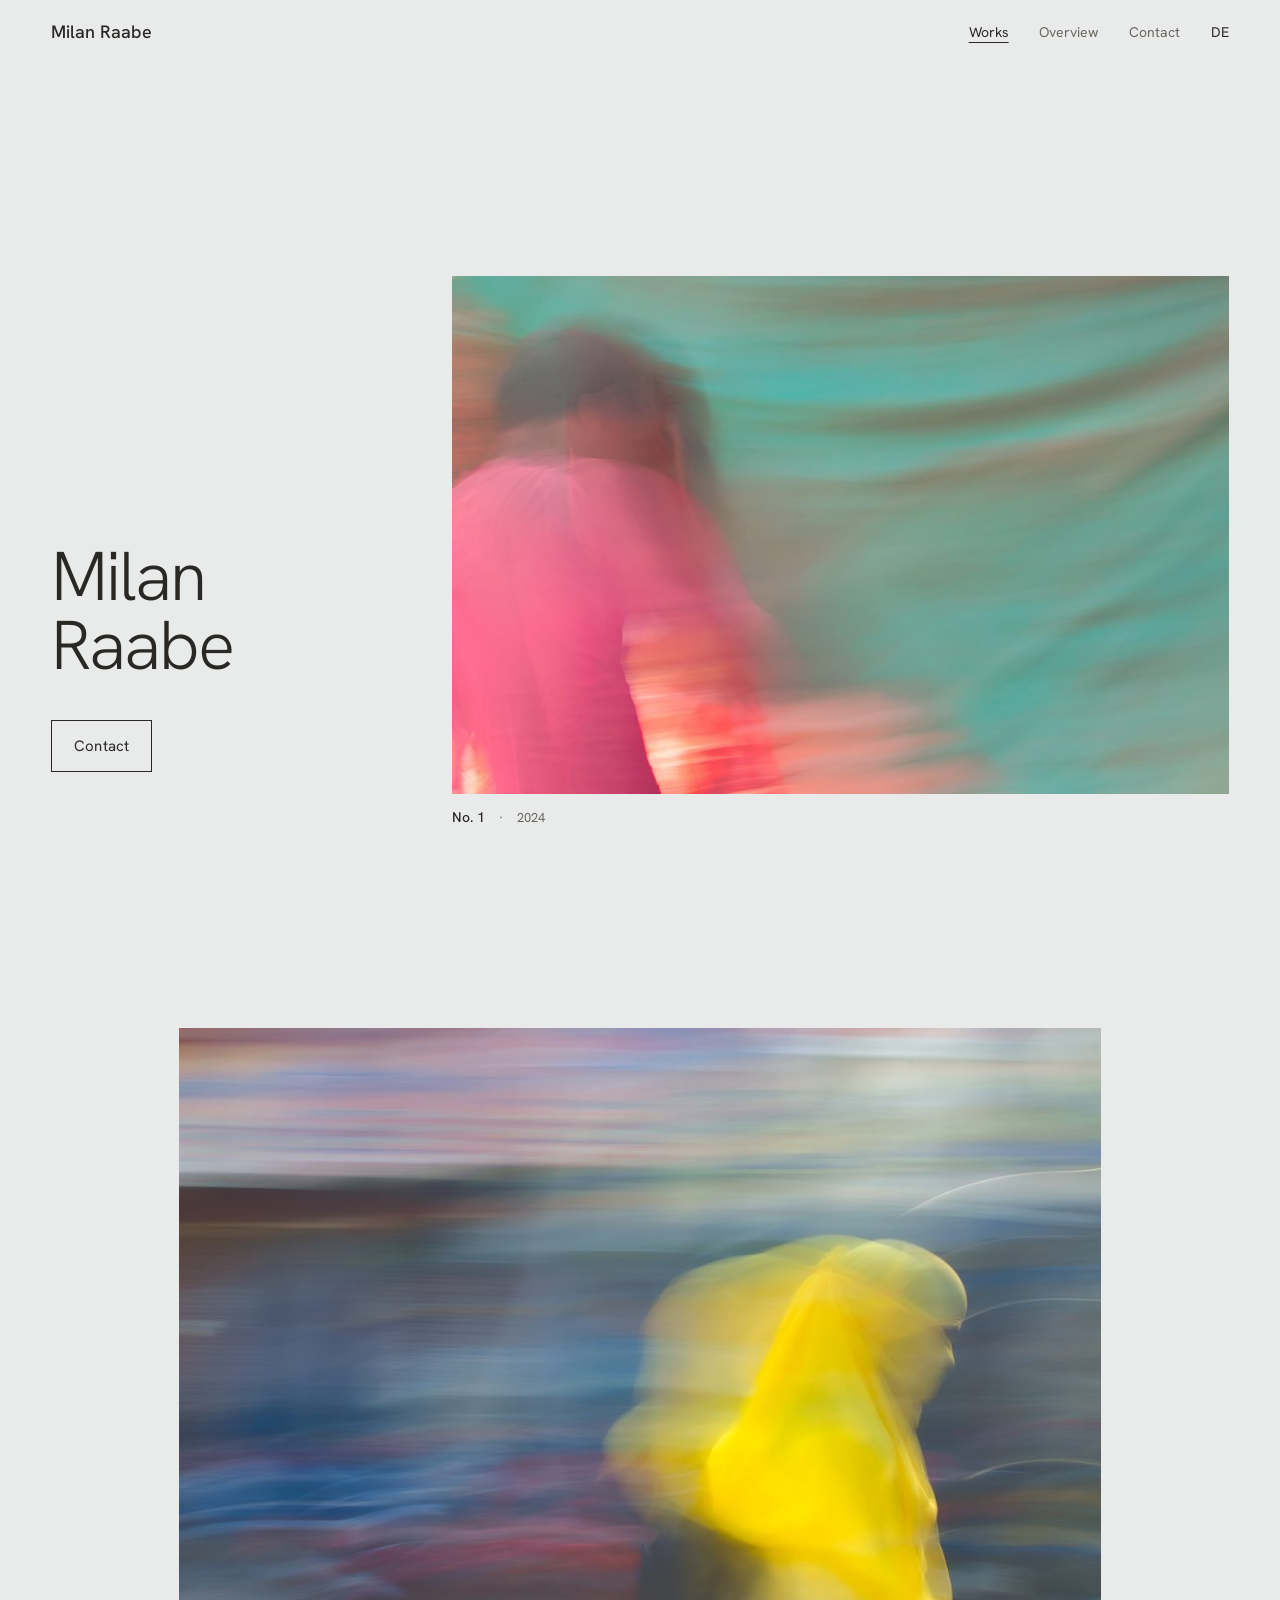
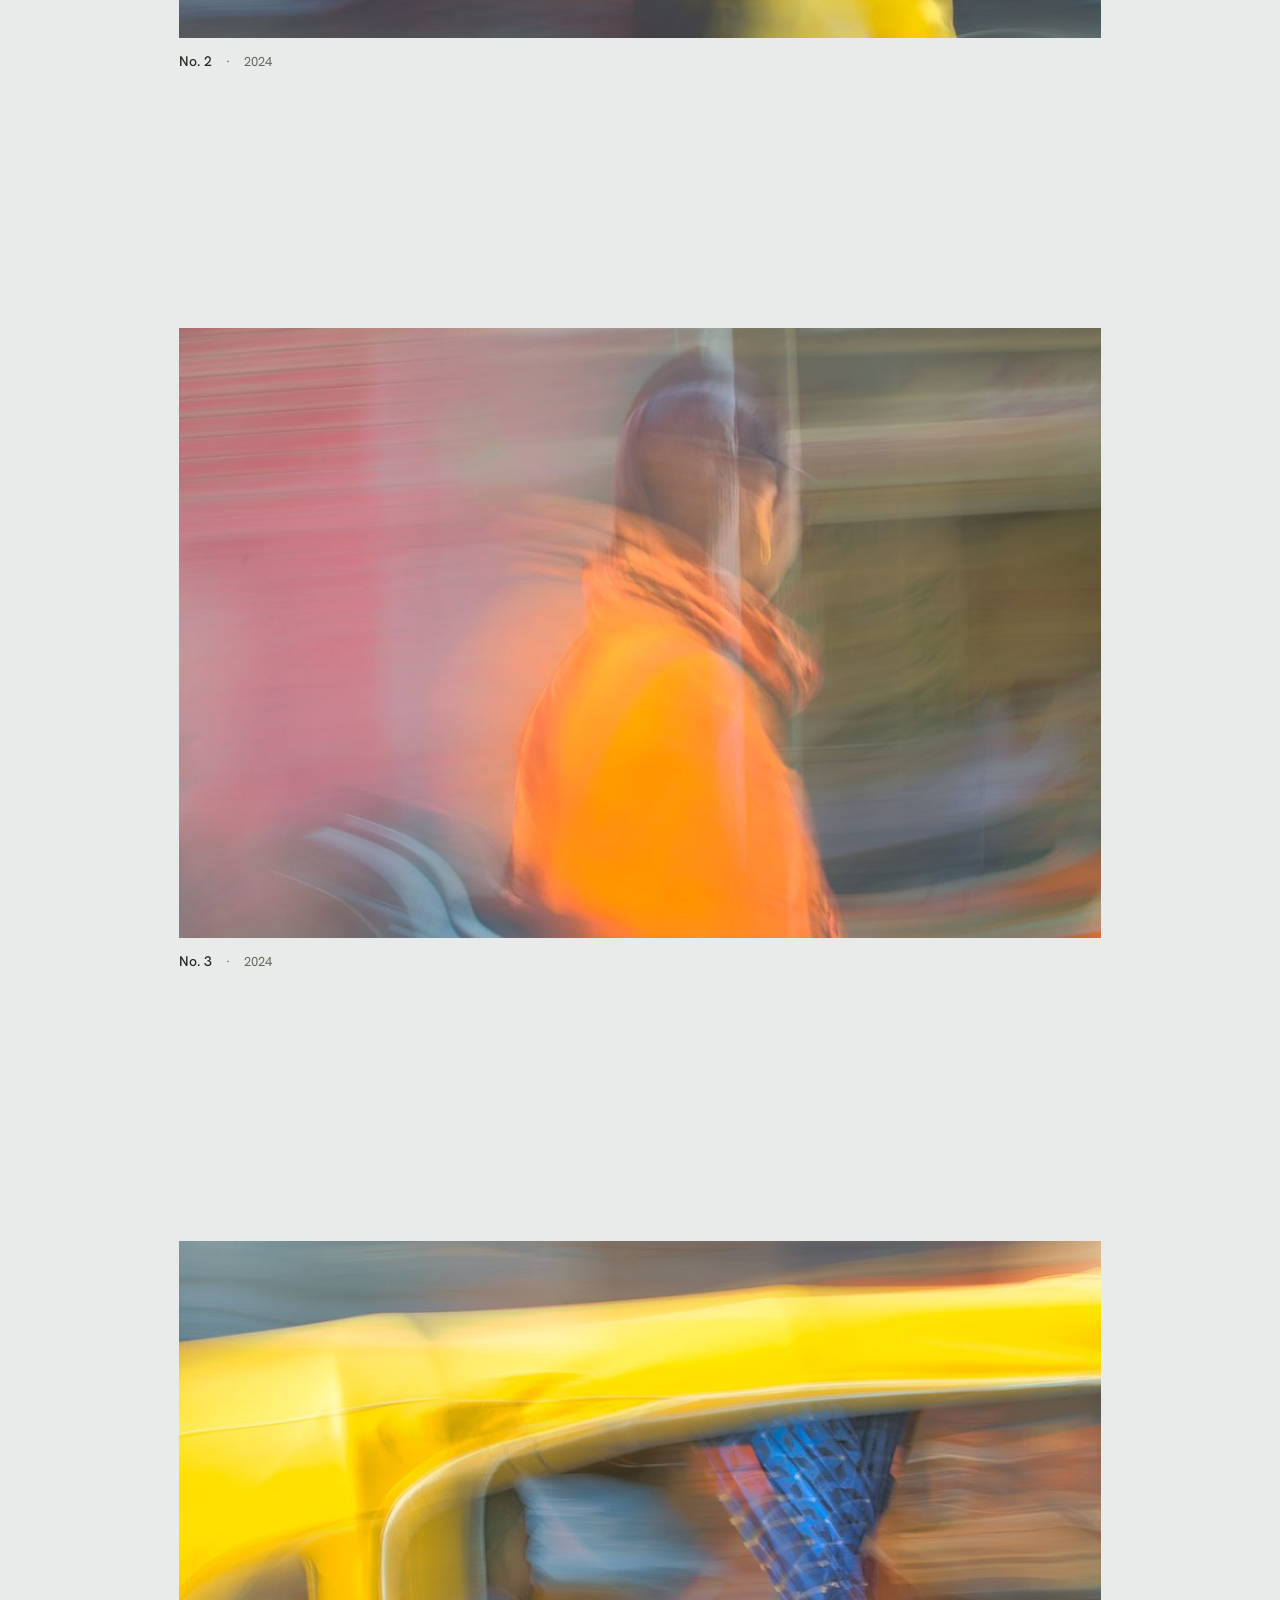
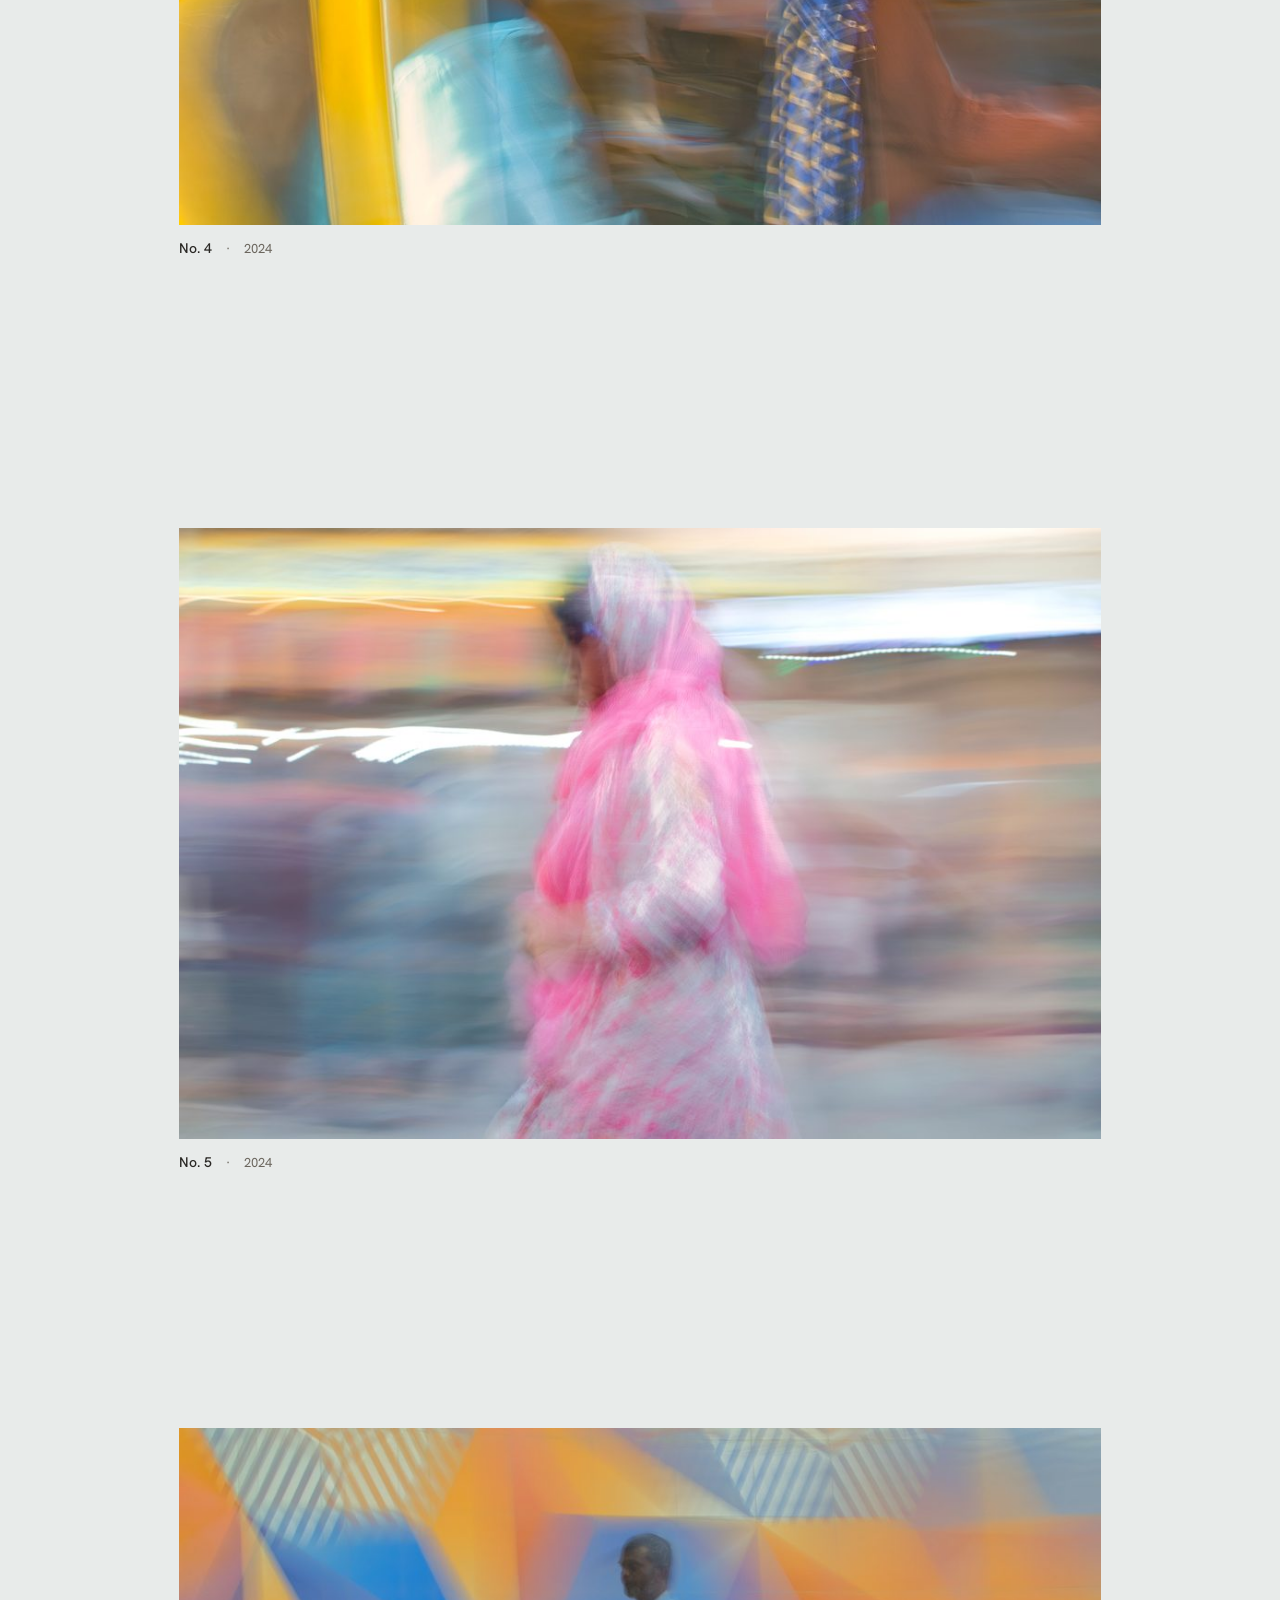
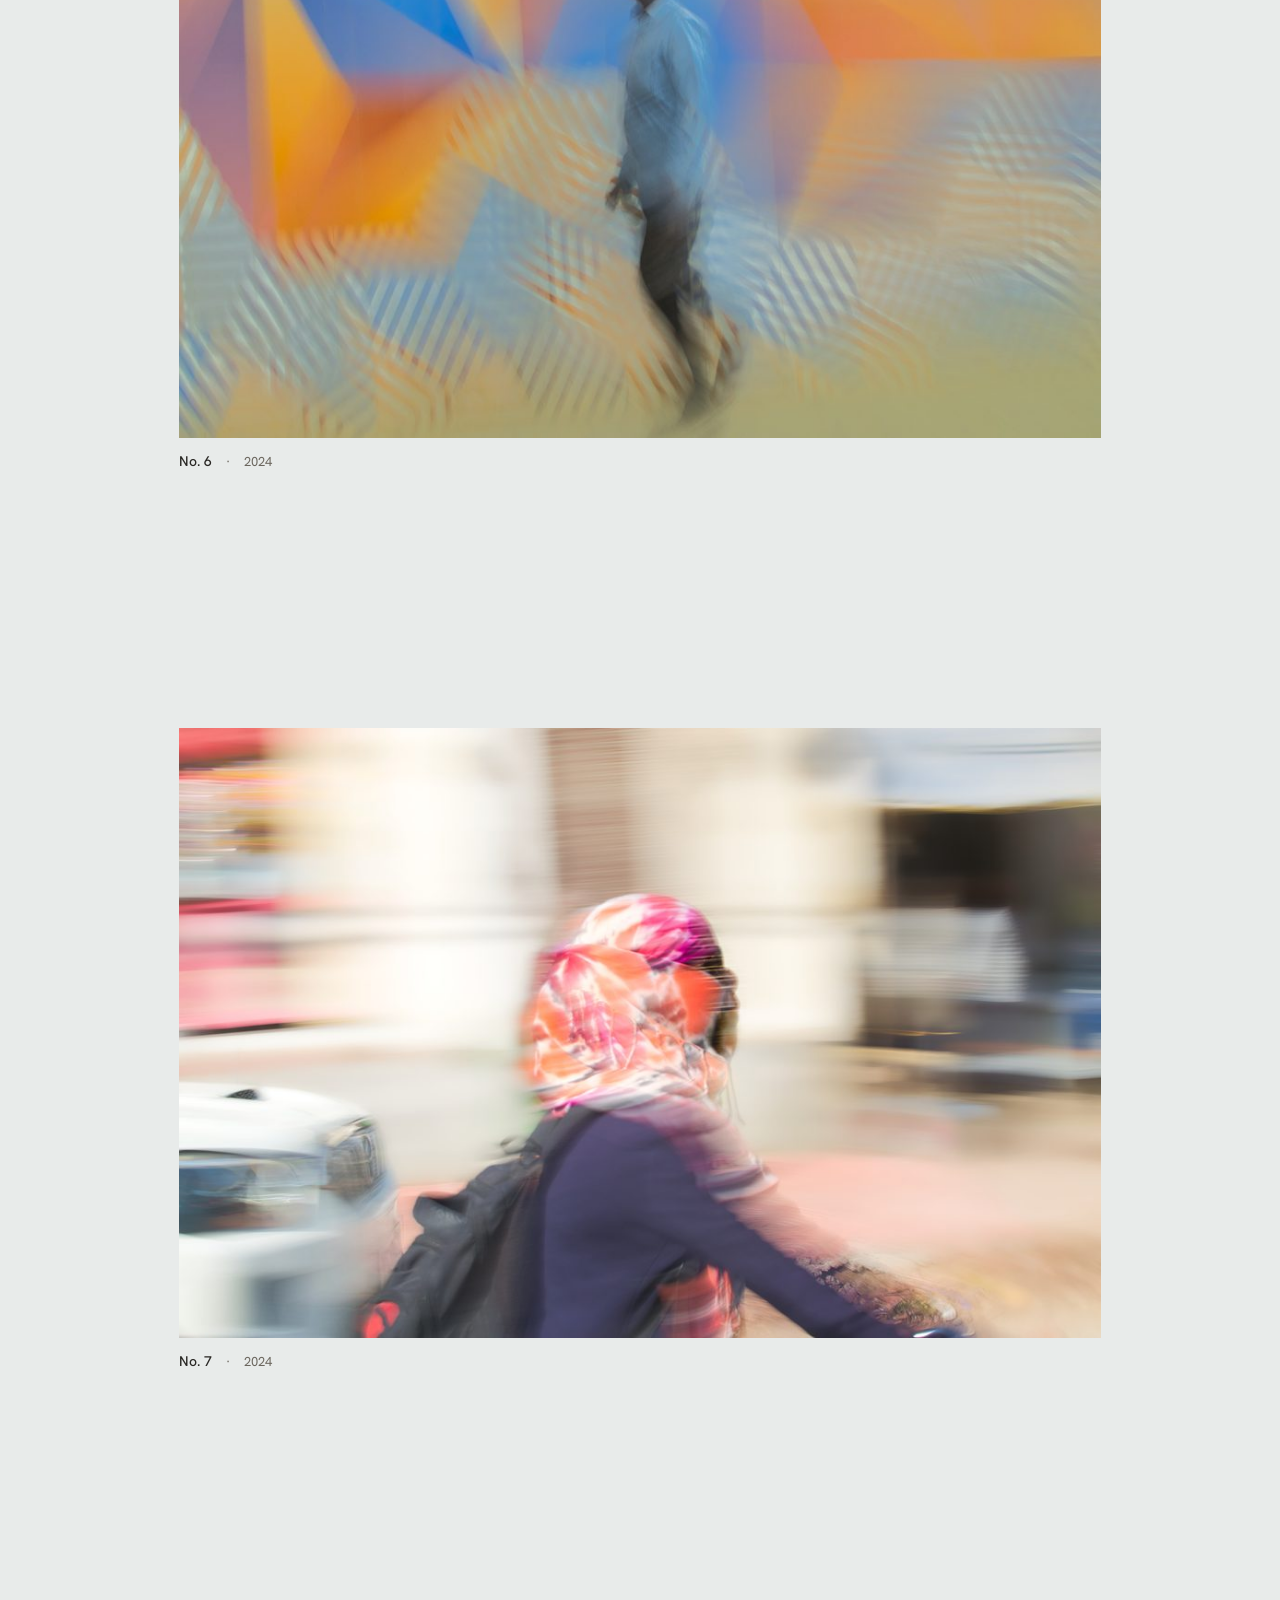
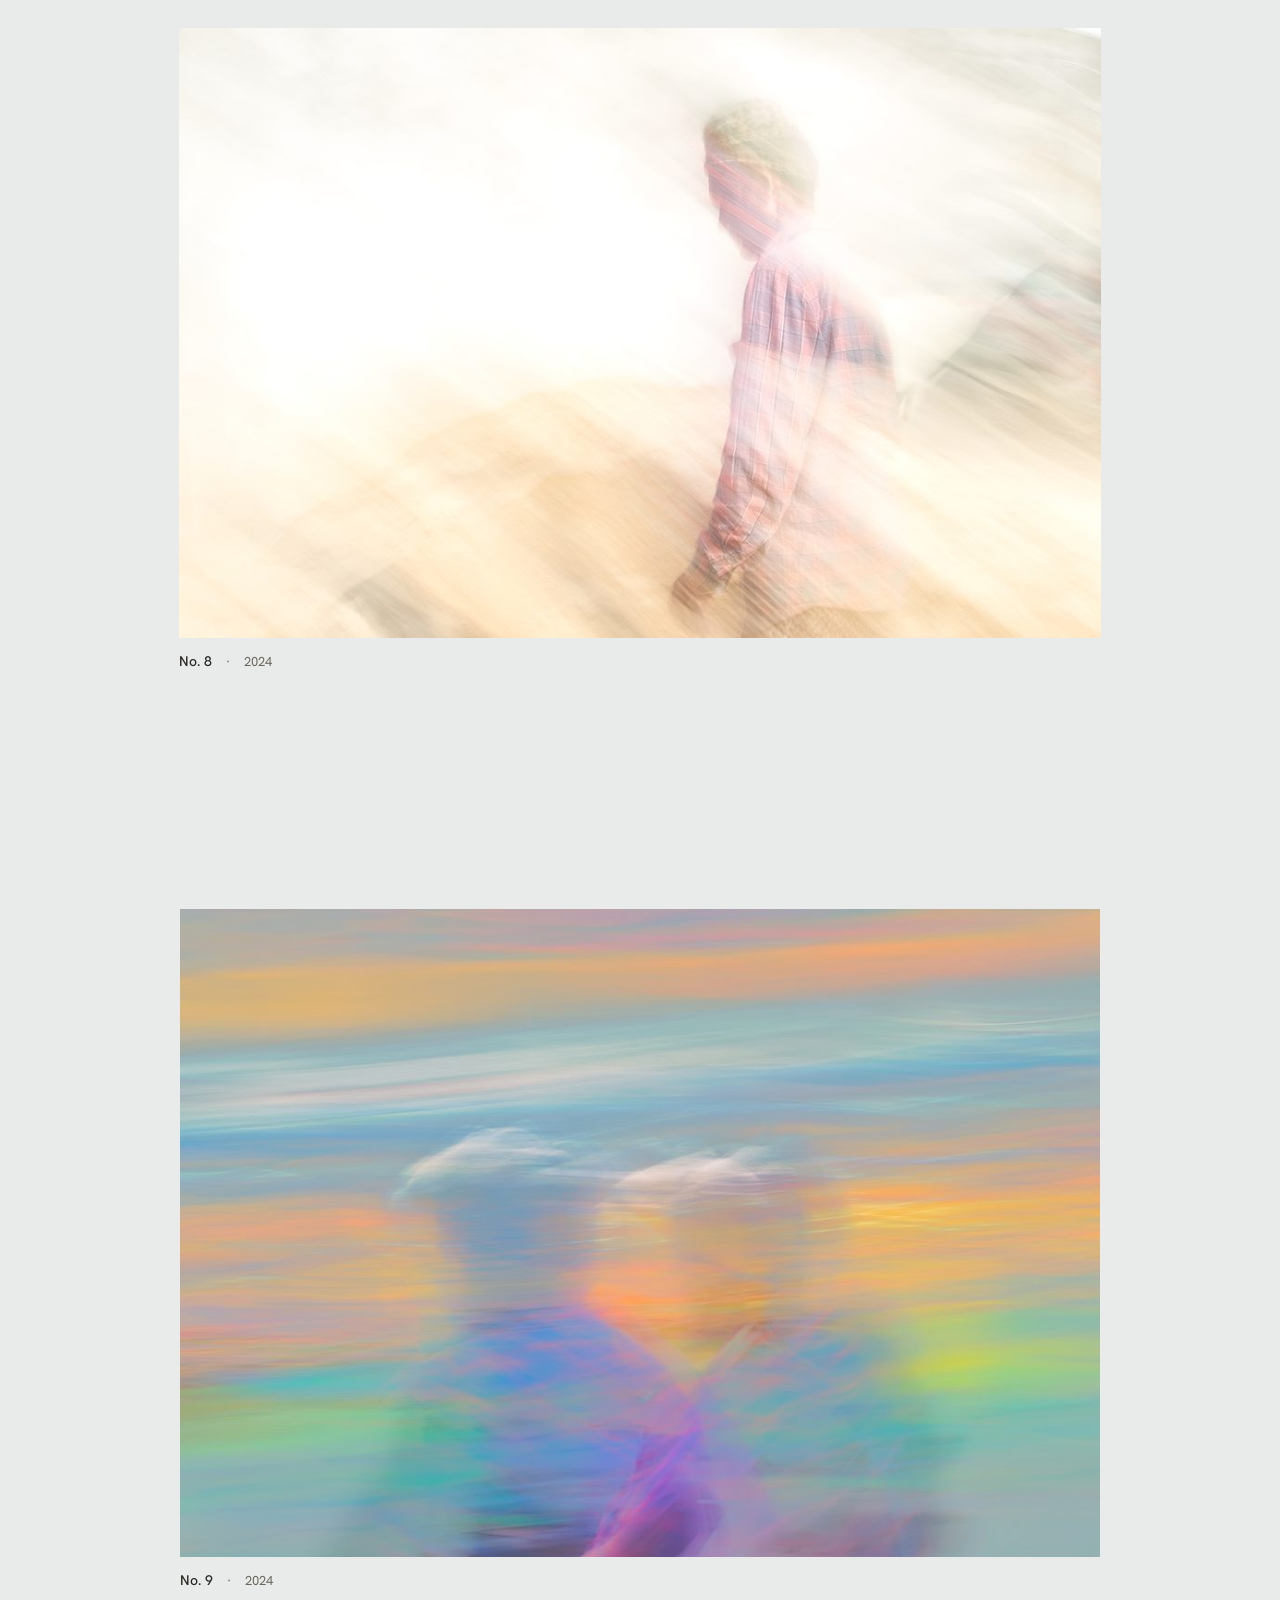
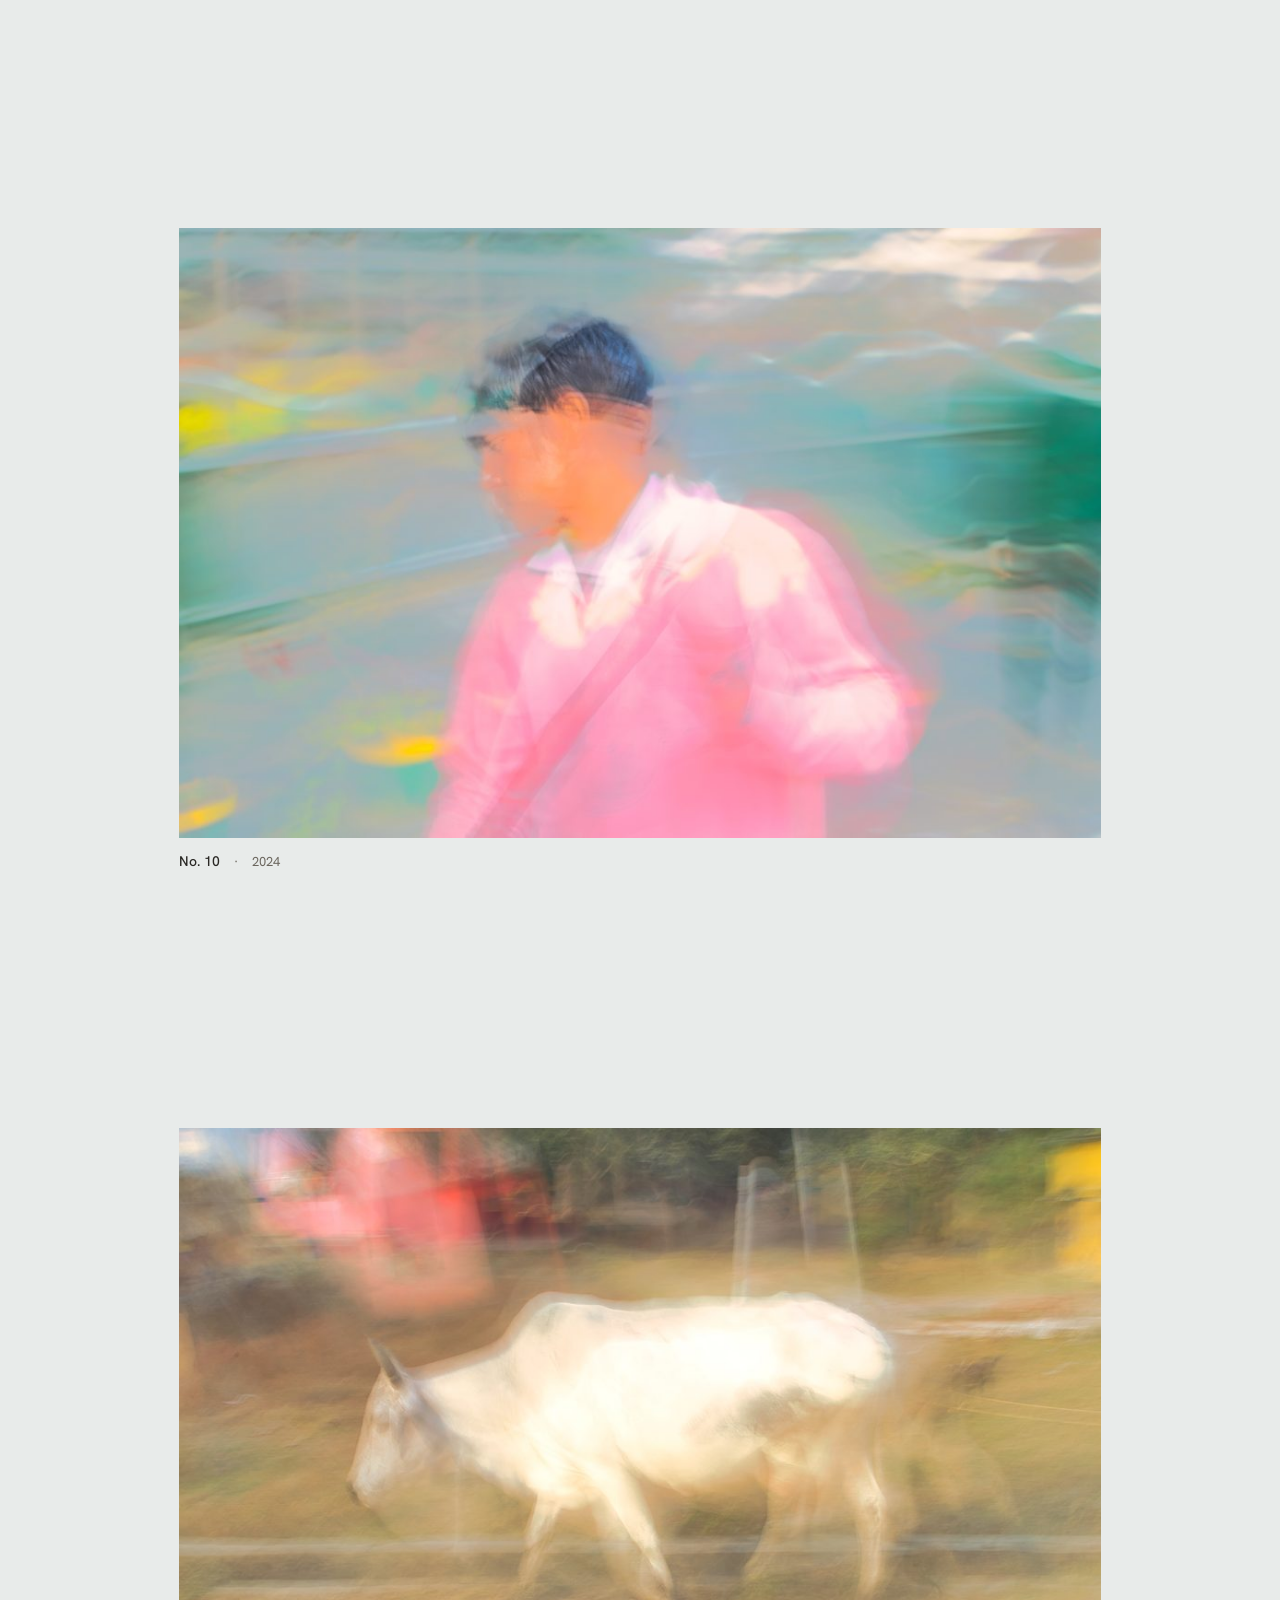
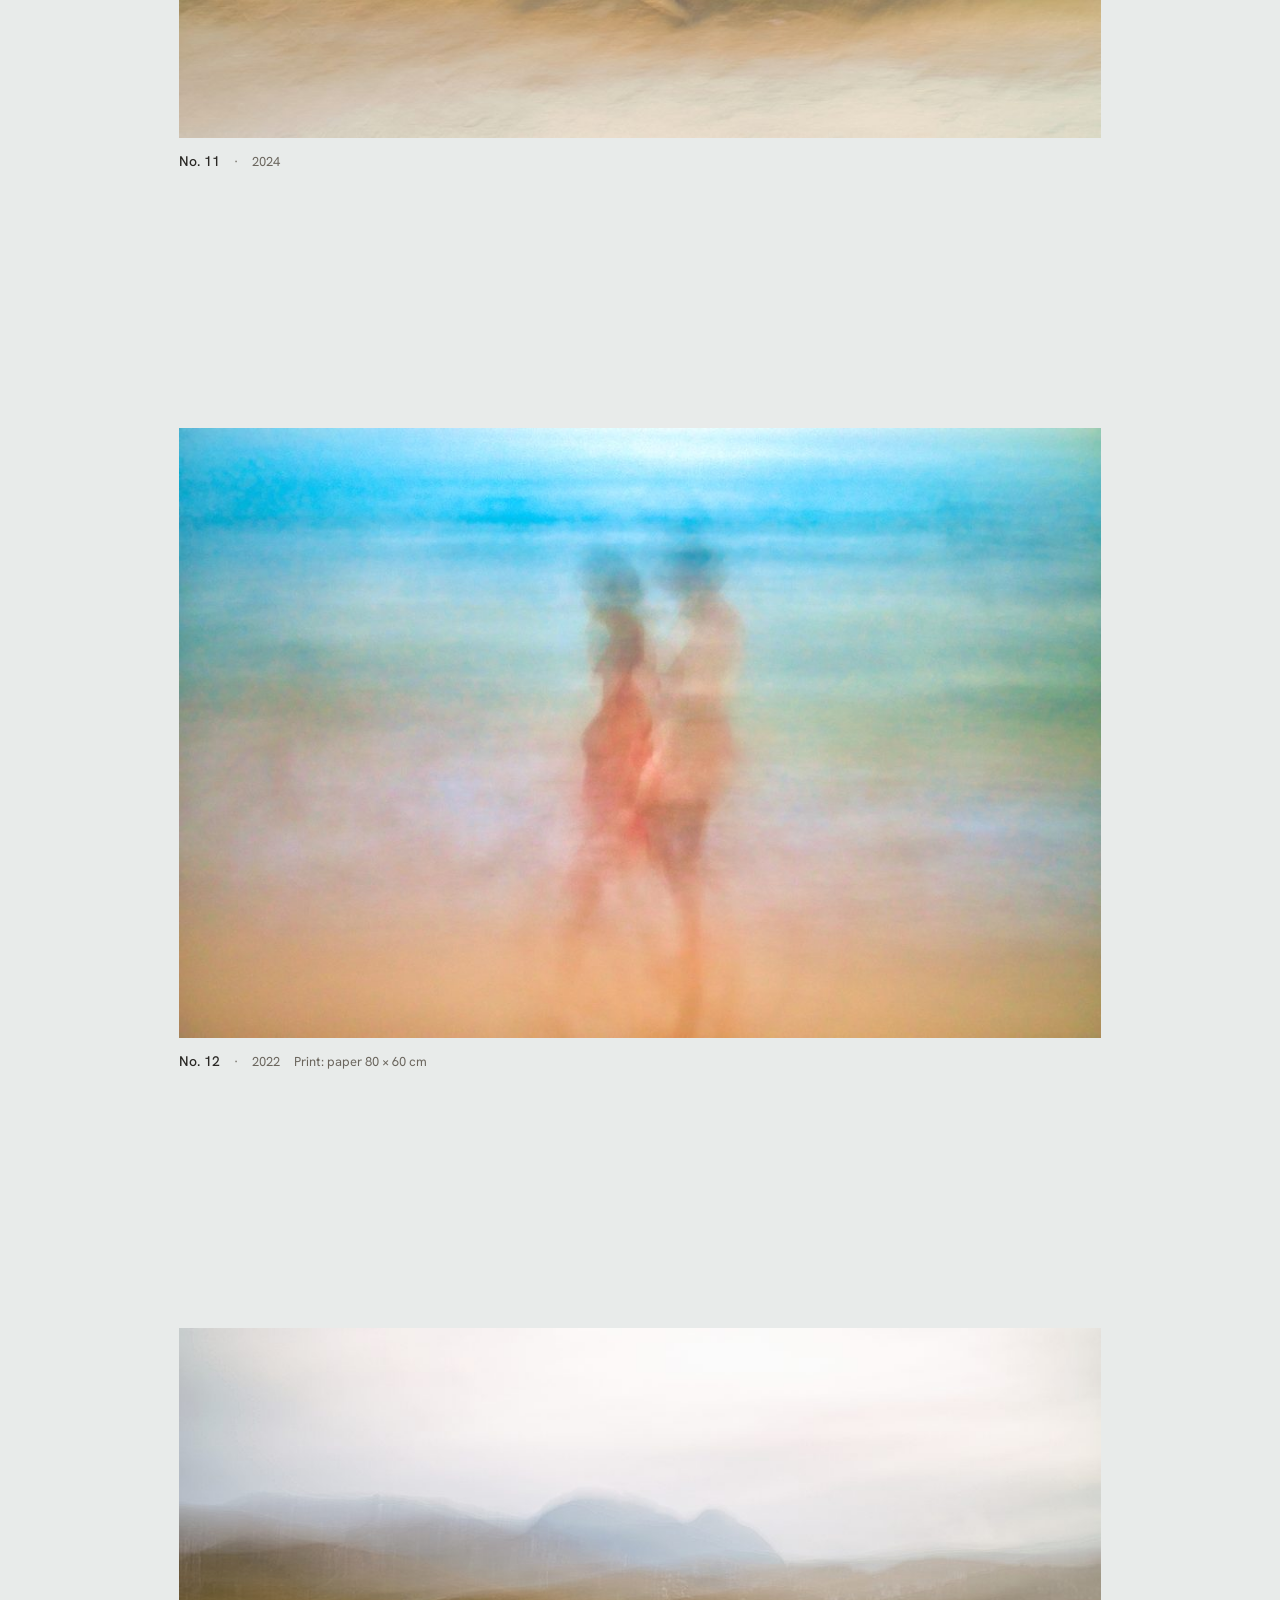
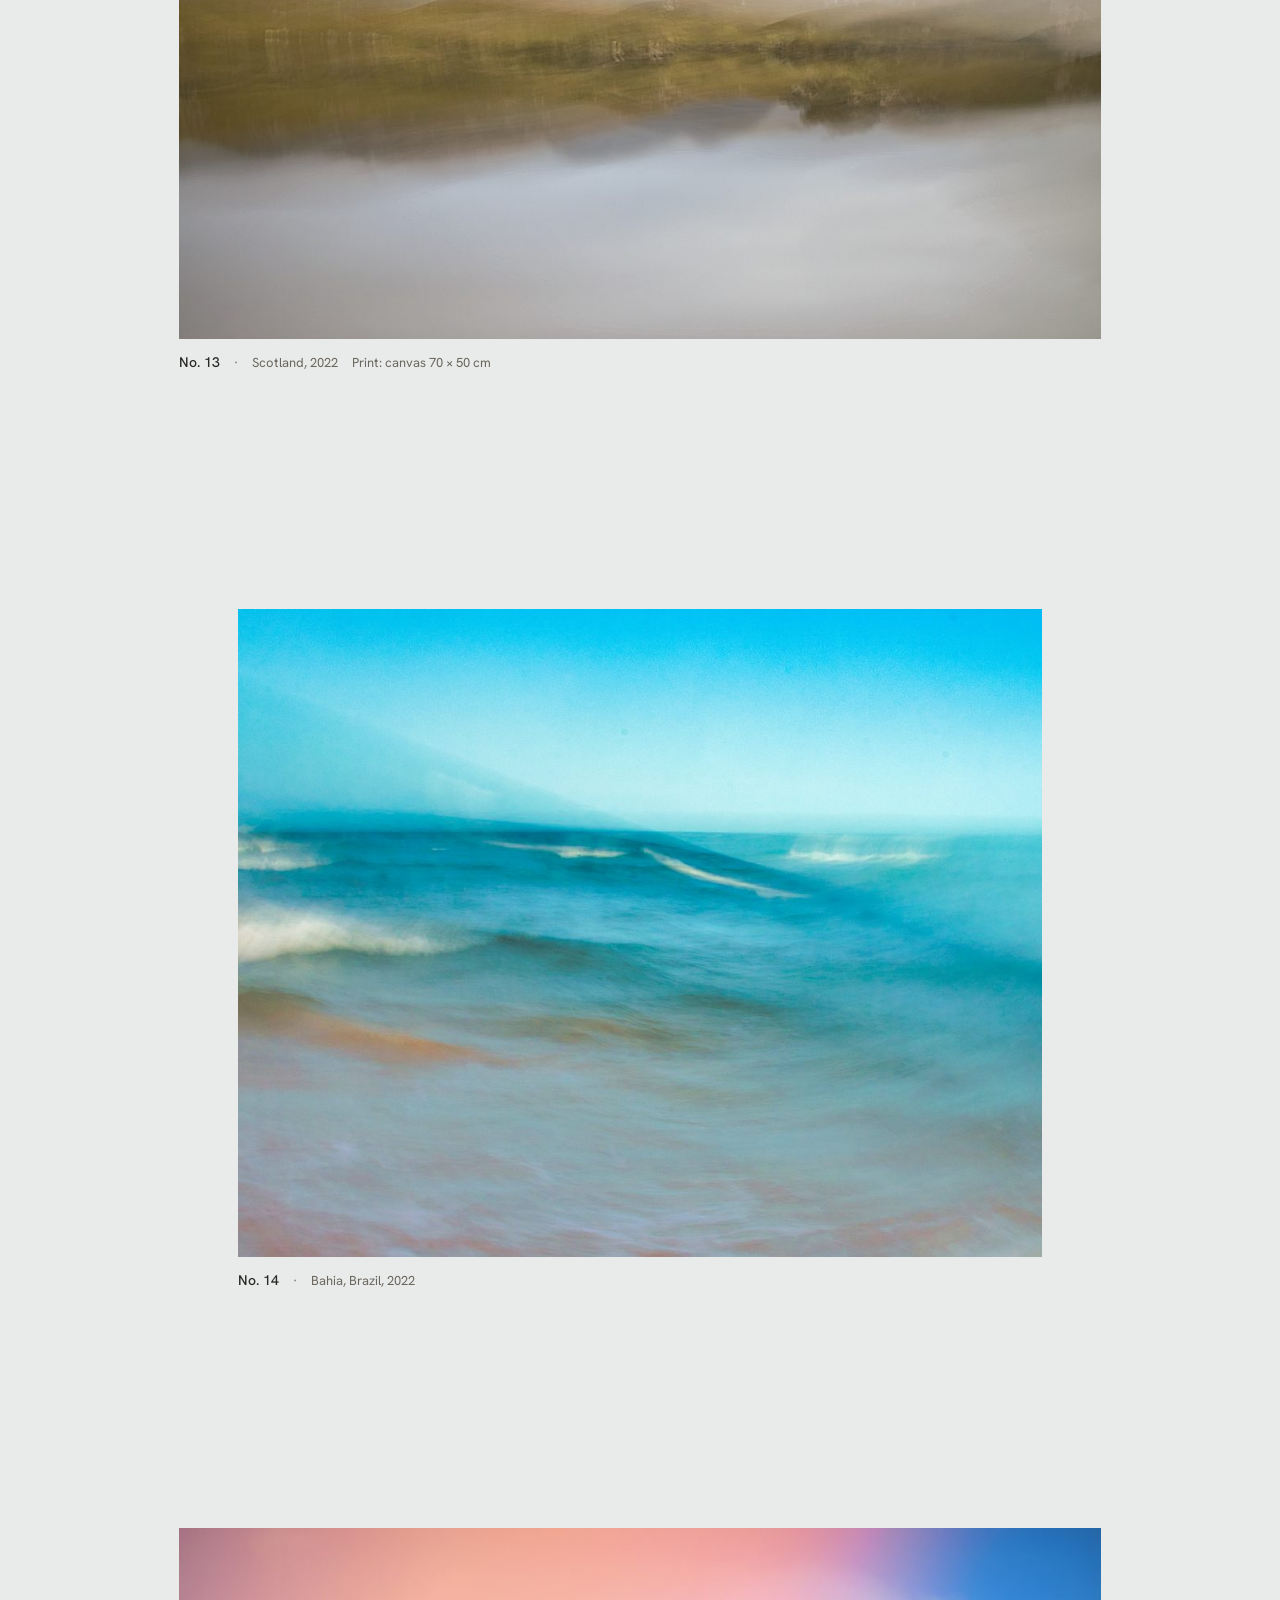
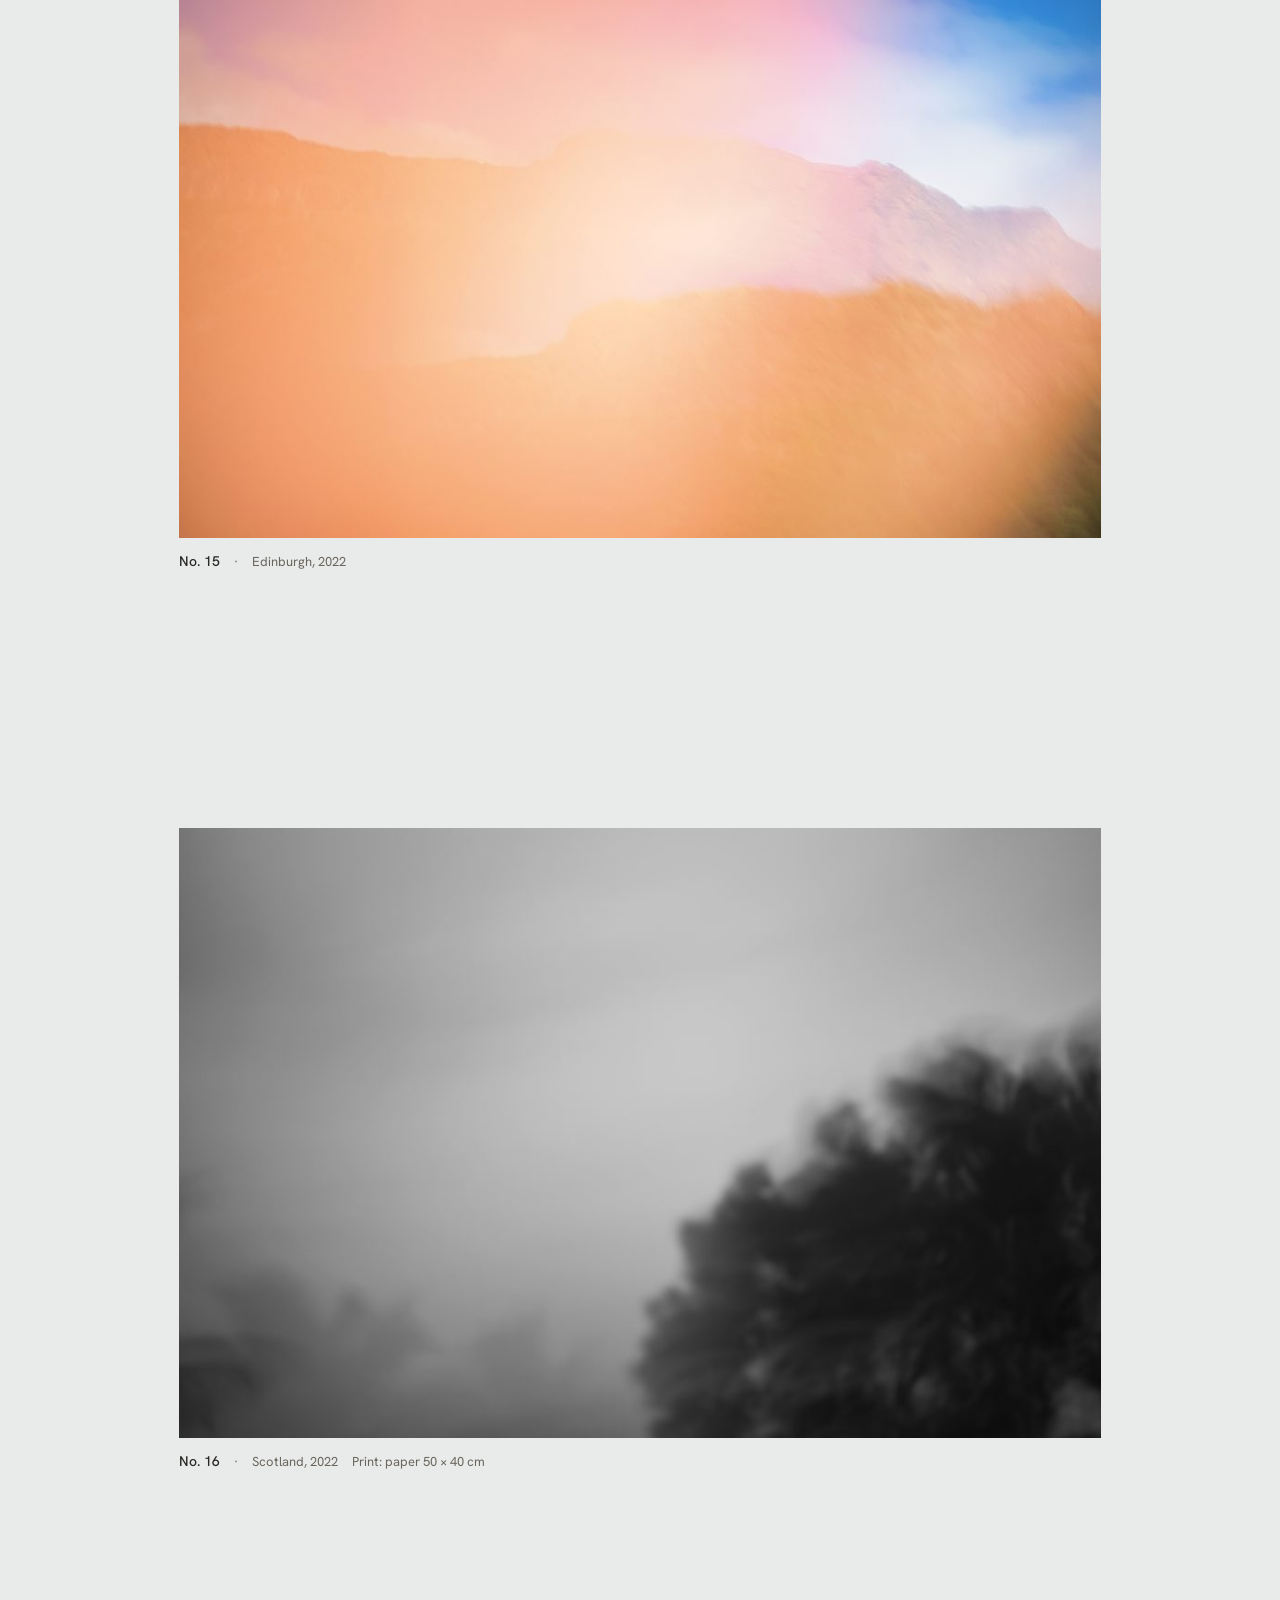
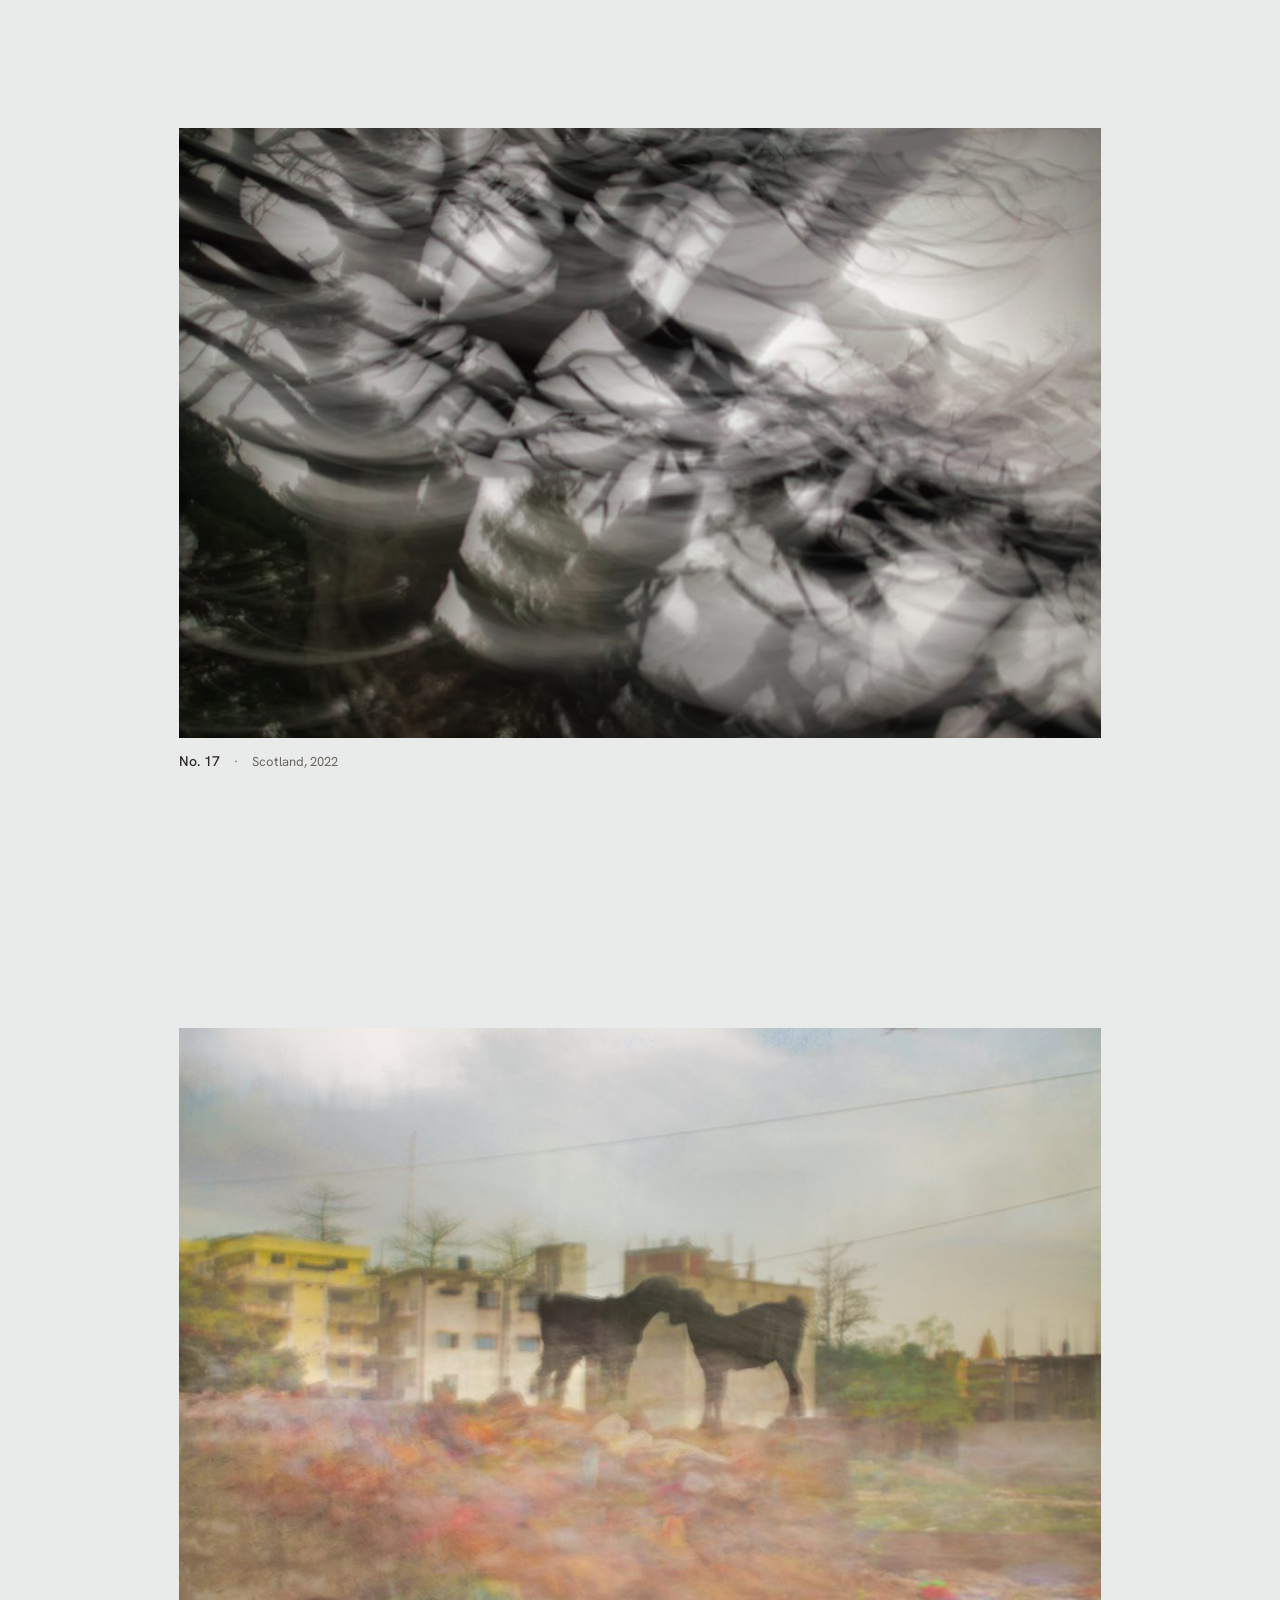
<file: en/index.html>
<!doctype html>
<html lang="en">
<head>
  <meta charset="utf-8">
  <meta name="viewport" content="width=device-width, initial-scale=1">
  <link rel="icon" href="../assets/icon-32.png?v=95fb1a4e" type="image/png" sizes="32x32">
  <link rel="apple-touch-icon" href="../assets/apple-touch-icon.png?v=d9a503a4">
  <title>Milan Raabe · Photography</title>
  <meta name="description" content="Milan Raabe – photographer from Leipzig. Images in motion.">
  <link rel="canonical" href="https://milanraabe.de/en/">
  <meta property="og:type" content="website">
  <meta property="og:site_name" content="Milan Raabe">
  <meta property="og:locale" content="en_GB">
  <meta property="og:title" content="Milan Raabe · Photography">
  <meta property="og:description" content="Photography">
  <meta property="og:url" content="https://milanraabe.de/en/">
  <meta property="og:image" content="https://milanraabe.de/bilder/vorschau.jpg?v=08724b3e">
  <meta property="og:image:width" content="1200">
  <meta property="og:image:height" content="630">
  <meta name="twitter:card" content="summary_large_image">
  <link rel="alternate" hreflang="de" href="https://milanraabe.de/">
  <link rel="alternate" hreflang="en" href="https://milanraabe.de/en/">
  <link rel="alternate" hreflang="x-default" href="https://milanraabe.de/">
  <script type="application/ld+json">{"@context": "https://schema.org", "@type": "Person", "name": "Milan Raabe", "jobTitle": "Fotograf", "url": "https://milanraabe.de/", "address": {"@type": "PostalAddress", "addressLocality": "Leipzig", "addressCountry": "DE"}, "sameAs": ["https://www.instagram.com/milan_glatzer/"]}</script>
  <link rel="preload" href="../assets/fonts/hanken-grotesk-latin-300-normal.woff2" as="font" type="font/woff2" crossorigin>
  <link rel="stylesheet" href="../assets/stil.css?v=255c70b8">
</head>
<body>
  <a class="sprung" href="#werke">Skip to works</a>
  <header class="kopf">
    <a class="kopf-name" href="#start">Milan Raabe</a>
    <nav aria-label="Main navigation">
      <a class="nav-werke" href="#werke" aria-current="page">Works</a>
      <a class="nav-uebersicht" href="overview.html">Overview</a>
      <a class="nav-kontakt" href="#kontakt">Contact</a>
      <a class="sprache" href="../" lang="de" hreflang="de" title="Deutsche Version">DE</a>
    </nav>
  </header>
  <main>

  <section class="start" id="start">
    <div class="start-text">
      <h1>Milan Raabe</h1>
      <a class="knopf" href="#kontakt">Contact</a>
    </div>
    <figure class="start-bild" style="--ar:1.4993">
      <img src="../bilder/werk-01-1600.jpg?v=a85094d5" srcset="../bilder/werk-01-1000.jpg?v=a85094d5 1000w, ../bilder/werk-01-1600.jpg?v=a85094d5 1600w, ../bilder/werk-01-2400.jpg?v=a85094d5 2400w" sizes="(min-width: 900px) 64vw, 100vw" width="1600" height="1067" alt="Photograph No. 1, 2024" loading="eager" decoding="async" fetchpriority="high">
      <figcaption><span class="bu-nr">No. 1</span><span class="bu-meta">2024</span></figcaption>
    </figure>
  </section>
  <section class="werke" id="werke" aria-label="Works">
    
    <figure class="werk werk--mitte" id="werk-2" style="--ar:1.5106">
      <img src="../bilder/werk-02-1600.jpg?v=8932e3a2" srcset="../bilder/werk-02-1000.jpg?v=8932e3a2 1000w, ../bilder/werk-02-1600.jpg?v=8932e3a2 1600w, ../bilder/werk-02-2400.jpg?v=8932e3a2 2400w" sizes="(min-width: 900px) 70vw, 100vw" width="1600" height="1059" alt="Photograph No. 2, 2024" loading="lazy" decoding="async">
      <figcaption><span class="bu-nr">No. 2</span><span class="bu-meta">2024</span></figcaption>
    </figure>
    <figure class="werk werk--mitte" id="werk-3" style="--ar:1.5106">
      <img src="../bilder/werk-03-1600.jpg?v=a82a48ee" srcset="../bilder/werk-03-1000.jpg?v=a82a48ee 1000w, ../bilder/werk-03-1600.jpg?v=a82a48ee 1600w, ../bilder/werk-03-2400.jpg?v=a82a48ee 2400w" sizes="(min-width: 900px) 70vw, 100vw" width="1600" height="1059" alt="Photograph No. 3, 2024" loading="lazy" decoding="async">
      <figcaption><span class="bu-nr">No. 3</span><span class="bu-meta">2024</span></figcaption>
    </figure>
    <figure class="werk werk--mitte" id="werk-4" style="--ar:1.5773">
      <img src="../bilder/werk-04-1600.jpg?v=be8df374" srcset="../bilder/werk-04-1000.jpg?v=be8df374 1000w, ../bilder/werk-04-1600.jpg?v=be8df374 1600w, ../bilder/werk-04-2400.jpg?v=be8df374 2400w" sizes="(min-width: 900px) 70vw, 100vw" width="1600" height="1014" alt="Photograph No. 4, 2024" loading="lazy" decoding="async">
      <figcaption><span class="bu-nr">No. 4</span><span class="bu-meta">2024</span></figcaption>
    </figure>
    <figure class="werk werk--mitte" id="werk-5" style="--ar:1.5083">
      <img src="../bilder/werk-05-1600.jpg?v=bfdd6270" srcset="../bilder/werk-05-1000.jpg?v=bfdd6270 1000w, ../bilder/werk-05-1600.jpg?v=bfdd6270 1600w, ../bilder/werk-05-2400.jpg?v=bfdd6270 2400w" sizes="(min-width: 900px) 70vw, 100vw" width="1600" height="1061" alt="Photograph No. 5, 2024" loading="lazy" decoding="async">
      <figcaption><span class="bu-nr">No. 5</span><span class="bu-meta">2024</span></figcaption>
    </figure>
    <figure class="werk werk--mitte" id="werk-6" style="--ar:1.5106">
      <img src="../bilder/werk-06-1600.jpg?v=62897602" srcset="../bilder/werk-06-1000.jpg?v=62897602 1000w, ../bilder/werk-06-1600.jpg?v=62897602 1600w, ../bilder/werk-06-2400.jpg?v=62897602 2400w" sizes="(min-width: 900px) 70vw, 100vw" width="1600" height="1059" alt="Photograph No. 6, 2024" loading="lazy" decoding="async">
      <figcaption><span class="bu-nr">No. 6</span><span class="bu-meta">2024</span></figcaption>
    </figure>
    <figure class="werk werk--mitte" id="werk-7" style="--ar:1.5106">
      <img src="../bilder/werk-07-1600.jpg?v=18d64680" srcset="../bilder/werk-07-1000.jpg?v=18d64680 1000w, ../bilder/werk-07-1600.jpg?v=18d64680 1600w, ../bilder/werk-07-2400.jpg?v=18d64680 2400w" sizes="(min-width: 900px) 70vw, 100vw" width="1600" height="1059" alt="Photograph No. 7, 2024" loading="lazy" decoding="async">
      <figcaption><span class="bu-nr">No. 7</span><span class="bu-meta">2024</span></figcaption>
    </figure>
    <figure class="werk werk--mitte" id="werk-8" style="--ar:1.5106">
      <img src="../bilder/werk-08-1600.jpg?v=5d80c003" srcset="../bilder/werk-08-1000.jpg?v=5d80c003 1000w, ../bilder/werk-08-1600.jpg?v=5d80c003 1600w, ../bilder/werk-08-2400.jpg?v=5d80c003 2400w" sizes="(min-width: 900px) 70vw, 100vw" width="1600" height="1059" alt="Photograph No. 8, 2024" loading="lazy" decoding="async">
      <figcaption><span class="bu-nr">No. 8</span><span class="bu-meta">2024</span></figcaption>
    </figure>
    <figure class="werk werk--mitte" id="werk-9" style="--ar:1.4184">
      <img src="../bilder/werk-09-1600.jpg?v=a4d811c8" srcset="../bilder/werk-09-1000.jpg?v=a4d811c8 1000w, ../bilder/werk-09-1600.jpg?v=a4d811c8 1600w, ../bilder/werk-09-2400.jpg?v=a4d811c8 2400w" sizes="(min-width: 900px) 70vw, 100vw" width="1600" height="1128" alt="Photograph No. 9, 2024" loading="lazy" decoding="async">
      <figcaption><span class="bu-nr">No. 9</span><span class="bu-meta">2024</span></figcaption>
    </figure>
    <figure class="werk werk--mitte" id="werk-10" style="--ar:1.5106">
      <img src="../bilder/werk-10-1600.jpg?v=af008b46" srcset="../bilder/werk-10-1000.jpg?v=af008b46 1000w, ../bilder/werk-10-1600.jpg?v=af008b46 1600w, ../bilder/werk-10-2400.jpg?v=af008b46 2400w" sizes="(min-width: 900px) 70vw, 100vw" width="1600" height="1059" alt="Photograph No. 10, 2024" loading="lazy" decoding="async">
      <figcaption><span class="bu-nr">No. 10</span><span class="bu-meta">2024</span></figcaption>
    </figure>
    <figure class="werk werk--mitte" id="werk-11" style="--ar:1.5106">
      <img src="../bilder/werk-11-1600.jpg?v=afa7ebff" srcset="../bilder/werk-11-1000.jpg?v=afa7ebff 1000w, ../bilder/werk-11-1600.jpg?v=afa7ebff 1600w, ../bilder/werk-11-2400.jpg?v=afa7ebff 2400w" sizes="(min-width: 900px) 70vw, 100vw" width="1600" height="1059" alt="Photograph No. 11, 2024" loading="lazy" decoding="async">
      <figcaption><span class="bu-nr">No. 11</span><span class="bu-meta">2024</span></figcaption>
    </figure>
    <figure class="werk werk--mitte" id="werk-12" style="--ar:1.5106">
      <img src="../bilder/werk-12-1600.jpg?v=2a72c47a" srcset="../bilder/werk-12-1000.jpg?v=2a72c47a 1000w, ../bilder/werk-12-1600.jpg?v=2a72c47a 1600w, ../bilder/werk-12-2400.jpg?v=2a72c47a 2400w" sizes="(min-width: 900px) 70vw, 100vw" width="1600" height="1059" alt="Photograph No. 12, 2022" loading="lazy" decoding="async">
      <figcaption><span class="bu-nr">No. 12</span><span class="bu-meta">2022</span><span class="bu-meta">Print: paper 80 × 60 cm</span></figcaption>
    </figure>
    <figure class="werk werk--mitte" id="werk-13" style="--ar:1.5083">
      <img src="../bilder/werk-13-1600.jpg?v=c31e1276" srcset="../bilder/werk-13-1000.jpg?v=c31e1276 1000w, ../bilder/werk-13-1600.jpg?v=c31e1276 1600w, ../bilder/werk-13-2400.jpg?v=c31e1276 2400w" sizes="(min-width: 900px) 70vw, 100vw" width="1600" height="1061" alt="Photograph No. 13, Scotland, 2022" loading="lazy" decoding="async">
      <figcaption><span class="bu-nr">No. 13</span><span class="bu-meta">Scotland, 2022</span><span class="bu-meta">Print: canvas 70 × 50 cm</span></figcaption>
    </figure>
    <figure class="werk werk--mitte" id="werk-14" style="--ar:1.2407">
      <img src="../bilder/werk-14-1600.jpg?v=5716b65f" srcset="../bilder/werk-14-1000.jpg?v=5716b65f 1000w, ../bilder/werk-14-1600.jpg?v=5716b65f 1600w, ../bilder/werk-14-2400.jpg?v=5716b65f 2400w" sizes="(min-width: 900px) 70vw, 100vw" width="1600" height="1290" alt="Photograph No. 14, Bahia, Brazil, 2022" loading="lazy" decoding="async">
      <figcaption><span class="bu-nr">No. 14</span><span class="bu-meta">Bahia, Brazil, 2022</span></figcaption>
    </figure>
    <figure class="werk werk--mitte" id="werk-15" style="--ar:1.5106">
      <img src="../bilder/werk-15-1600.jpg?v=93564bbb" srcset="../bilder/werk-15-1000.jpg?v=93564bbb 1000w, ../bilder/werk-15-1600.jpg?v=93564bbb 1600w, ../bilder/werk-15-2400.jpg?v=93564bbb 2400w" sizes="(min-width: 900px) 70vw, 100vw" width="1600" height="1059" alt="Photograph No. 15, Edinburgh, 2022" loading="lazy" decoding="async">
      <figcaption><span class="bu-nr">No. 15</span><span class="bu-meta">Edinburgh, 2022</span></figcaption>
    </figure>
    <figure class="werk werk--mitte" id="werk-16" style="--ar:1.5106">
      <img src="../bilder/werk-16-1600.jpg?v=ad50a526" srcset="../bilder/werk-16-1000.jpg?v=ad50a526 1000w, ../bilder/werk-16-1600.jpg?v=ad50a526 1600w, ../bilder/werk-16-2400.jpg?v=ad50a526 2400w" sizes="(min-width: 900px) 70vw, 100vw" width="1600" height="1059" alt="Photograph No. 16, Scotland, 2022" loading="lazy" decoding="async">
      <figcaption><span class="bu-nr">No. 16</span><span class="bu-meta">Scotland, 2022</span><span class="bu-meta">Print: paper 50 × 40 cm</span></figcaption>
    </figure>
    <figure class="werk werk--mitte" id="werk-17" style="--ar:1.5106">
      <img src="../bilder/werk-17-1600.jpg?v=22597dfd" srcset="../bilder/werk-17-1000.jpg?v=22597dfd 1000w, ../bilder/werk-17-1600.jpg?v=22597dfd 1600w, ../bilder/werk-17-2400.jpg?v=22597dfd 2400w" sizes="(min-width: 900px) 70vw, 100vw" width="1600" height="1059" alt="Photograph No. 17, Scotland, 2022" loading="lazy" decoding="async">
      <figcaption><span class="bu-nr">No. 17</span><span class="bu-meta">Scotland, 2022</span></figcaption>
    </figure>
    <figure class="werk werk--mitte" id="werk-18" style="--ar:1.5106">
      <img src="../bilder/werk-18-1600.jpg?v=0d27d765" srcset="../bilder/werk-18-1000.jpg?v=0d27d765 1000w, ../bilder/werk-18-1600.jpg?v=0d27d765 1600w, ../bilder/werk-18-2400.jpg?v=0d27d765 2400w" sizes="(min-width: 900px) 70vw, 100vw" width="1600" height="1059" alt="Photograph No. 18, 2024" loading="lazy" decoding="async">
      <figcaption><span class="bu-nr">No. 18</span><span class="bu-meta">2024</span><span class="bu-meta">Print: canvas 70.5 × 50.5 cm</span></figcaption>
    </figure>
    <figure class="werk werk--mitte" id="werk-19" style="--ar:1.5083">
      <img src="../bilder/werk-19-1600.jpg?v=5583af35" srcset="../bilder/werk-19-1000.jpg?v=5583af35 1000w, ../bilder/werk-19-1600.jpg?v=5583af35 1600w, ../bilder/werk-19-2400.jpg?v=5583af35 2400w" sizes="(min-width: 900px) 70vw, 100vw" width="1600" height="1061" alt="Photograph No. 19, 2024" loading="lazy" decoding="async">
      <figcaption><span class="bu-nr">No. 19</span><span class="bu-meta">2024</span></figcaption>
    </figure>
    <figure class="werk werk--mitte" id="werk-20" style="--ar:1.5106">
      <img src="../bilder/werk-20-1600.jpg?v=84468ae5" srcset="../bilder/werk-20-1000.jpg?v=84468ae5 1000w, ../bilder/werk-20-1600.jpg?v=84468ae5 1600w, ../bilder/werk-20-2400.jpg?v=84468ae5 2400w" sizes="(min-width: 900px) 70vw, 100vw" width="1600" height="1059" alt="Photograph No. 20, 2024" loading="lazy" decoding="async">
      <figcaption><span class="bu-nr">No. 20</span><span class="bu-meta">2024</span></figcaption>
    </figure>
    <figure class="werk werk--mitte" id="werk-21" style="--ar:1.5106">
      <img src="../bilder/werk-21-1600.jpg?v=aebf9d6b" srcset="../bilder/werk-21-1000.jpg?v=aebf9d6b 1000w, ../bilder/werk-21-1600.jpg?v=aebf9d6b 1600w, ../bilder/werk-21-2400.jpg?v=aebf9d6b 2400w" sizes="(min-width: 900px) 70vw, 100vw" width="1600" height="1059" alt="Photograph No. 21, 2019" loading="lazy" decoding="async">
      <figcaption><span class="bu-nr">No. 21</span><span class="bu-meta">2019</span><span class="bu-meta">Print: canvas 97.5 × 75.5 cm</span></figcaption>
    </figure>
    <figure class="werk werk--mitte" id="werk-22" style="--ar:1.5106">
      <img src="../bilder/werk-22-1600.jpg?v=65b4c572" srcset="../bilder/werk-22-1000.jpg?v=65b4c572 1000w, ../bilder/werk-22-1600.jpg?v=65b4c572 1600w, ../bilder/werk-22-2400.jpg?v=65b4c572 2400w" sizes="(min-width: 900px) 70vw, 100vw" width="1600" height="1059" alt="Photograph No. 22, 2019" loading="lazy" decoding="async">
      <figcaption><span class="bu-nr">No. 22</span><span class="bu-meta">2019</span><span class="bu-meta">Print: canvas 98.5 × 79.5 cm</span></figcaption>
    </figure>
    <figure class="werk werk--mitte" id="werk-23" style="--ar:0.7508">
      <img src="../bilder/werk-23-1600.jpg?v=4c0ad257" srcset="../bilder/werk-23-1000.jpg?v=4c0ad257 1000w, ../bilder/werk-23-1600.jpg?v=4c0ad257 1600w, ../bilder/werk-23-2400.jpg?v=4c0ad257 2400w" sizes="(min-width: 900px) 70vw, 100vw" width="1600" height="2131" alt="Photograph No. 23, 2024" loading="lazy" decoding="async">
      <figcaption><span class="bu-nr">No. 23</span><span class="bu-meta">2024</span></figcaption>
    </figure>
    <figure class="werk werk--mitte" id="werk-24" style="--ar:0.8532">
      <img src="../bilder/werk-24-1600.jpg?v=739b55c8" srcset="../bilder/werk-24-1000.jpg?v=739b55c8 1000w, ../bilder/werk-24-1600.jpg?v=739b55c8 1600w, ../bilder/werk-24-2400.jpg?v=739b55c8 2400w" sizes="(min-width: 900px) 70vw, 100vw" width="1600" height="1875" alt="Photograph No. 24, 2024" loading="lazy" decoding="async">
      <figcaption><span class="bu-nr">No. 24</span><span class="bu-meta">2024</span></figcaption>
    </figure>
  </section>

  <section class="ueber" id="ueber" aria-label="About Milan Raabe">
    <p class="ueber-text">I am drawn to images that look behind the sharp curtain of reality. I search for the moment when the surface turns soft and porous.</p>
    <p class="ueber-zeile">Milan Raabe · Leipzig</p>
  </section>

  <section class="ausstellung" id="kontakt">
    <div class="ausstellung-text">
      <h2>Contact</h2>
      
      <p class="kontakt-links"><a class="mail" href="mailto:milan.glatzer@gmail.com">milan.glatzer@gmail.com</a><a class="insta" href="https://www.instagram.com/milan_glatzer/" rel="me noopener">Instagram @milan_glatzer</a></p>
    </div>
    <div class="drucke-block">
      <p class="drucke-titel">Already available as prints</p>
      <ul class="drucke">
        <li>
          <a href="#werk-12">
            <img src="../bilder/werk-12-1600.jpg?v=2a72c47a" srcset="../bilder/werk-12-1000.jpg?v=2a72c47a 1000w, ../bilder/werk-12-1600.jpg?v=2a72c47a 1600w, ../bilder/werk-12-2400.jpg?v=2a72c47a 2400w" sizes="(min-width: 900px) 22vw, 45vw" width="1600" height="1059" alt="Photograph No. 12, 2022" loading="lazy" decoding="async">
          </a>
          <p><span class="bu-nr">No. 12</span>
             <span class="bu-meta">Paper 80 × 60 cm</span></p>
        </li>
        <li>
          <a href="#werk-13">
            <img src="../bilder/werk-13-1600.jpg?v=c31e1276" srcset="../bilder/werk-13-1000.jpg?v=c31e1276 1000w, ../bilder/werk-13-1600.jpg?v=c31e1276 1600w, ../bilder/werk-13-2400.jpg?v=c31e1276 2400w" sizes="(min-width: 900px) 22vw, 45vw" width="1600" height="1061" alt="Photograph No. 13, Scotland, 2022" loading="lazy" decoding="async">
          </a>
          <p><span class="bu-nr">No. 13</span>
             <span class="bu-meta">Canvas 70 × 50 cm</span></p>
        </li>
        <li>
          <a href="#werk-16">
            <img src="../bilder/werk-16-1600.jpg?v=ad50a526" srcset="../bilder/werk-16-1000.jpg?v=ad50a526 1000w, ../bilder/werk-16-1600.jpg?v=ad50a526 1600w, ../bilder/werk-16-2400.jpg?v=ad50a526 2400w" sizes="(min-width: 900px) 22vw, 45vw" width="1600" height="1059" alt="Photograph No. 16, Scotland, 2022" loading="lazy" decoding="async">
          </a>
          <p><span class="bu-nr">No. 16</span>
             <span class="bu-meta">Paper 50 × 40 cm</span></p>
        </li>
        <li>
          <a href="#werk-18">
            <img src="../bilder/werk-18-1600.jpg?v=0d27d765" srcset="../bilder/werk-18-1000.jpg?v=0d27d765 1000w, ../bilder/werk-18-1600.jpg?v=0d27d765 1600w, ../bilder/werk-18-2400.jpg?v=0d27d765 2400w" sizes="(min-width: 900px) 22vw, 45vw" width="1600" height="1059" alt="Photograph No. 18, 2024" loading="lazy" decoding="async">
          </a>
          <p><span class="bu-nr">No. 18</span>
             <span class="bu-meta">Canvas 70.5 × 50.5 cm</span></p>
        </li>
        <li>
          <a href="#werk-21">
            <img src="../bilder/werk-21-1600.jpg?v=aebf9d6b" srcset="../bilder/werk-21-1000.jpg?v=aebf9d6b 1000w, ../bilder/werk-21-1600.jpg?v=aebf9d6b 1600w, ../bilder/werk-21-2400.jpg?v=aebf9d6b 2400w" sizes="(min-width: 900px) 22vw, 45vw" width="1600" height="1059" alt="Photograph No. 21, 2019" loading="lazy" decoding="async">
          </a>
          <p><span class="bu-nr">No. 21</span>
             <span class="bu-meta">Canvas 97.5 × 75.5 cm</span></p>
        </li>
        <li>
          <a href="#werk-22">
            <img src="../bilder/werk-22-1600.jpg?v=65b4c572" srcset="../bilder/werk-22-1000.jpg?v=65b4c572 1000w, ../bilder/werk-22-1600.jpg?v=65b4c572 1600w, ../bilder/werk-22-2400.jpg?v=65b4c572 2400w" sizes="(min-width: 900px) 22vw, 45vw" width="1600" height="1059" alt="Photograph No. 22, 2019" loading="lazy" decoding="async">
          </a>
          <p><span class="bu-nr">No. 22</span>
             <span class="bu-meta">Canvas 98.5 × 79.5 cm</span></p>
        </li>
      </ul>
    </div>
  </section>
  </main>
  <footer class="fuss">
    <p>© 2026 Milan Raabe</p>
    <p class="fuss-links"><a href="legal-notice.html">Legal notice</a>
       <a href="privacy.html">Privacy</a></p>
  </footer>
</body>
</html>
</file>
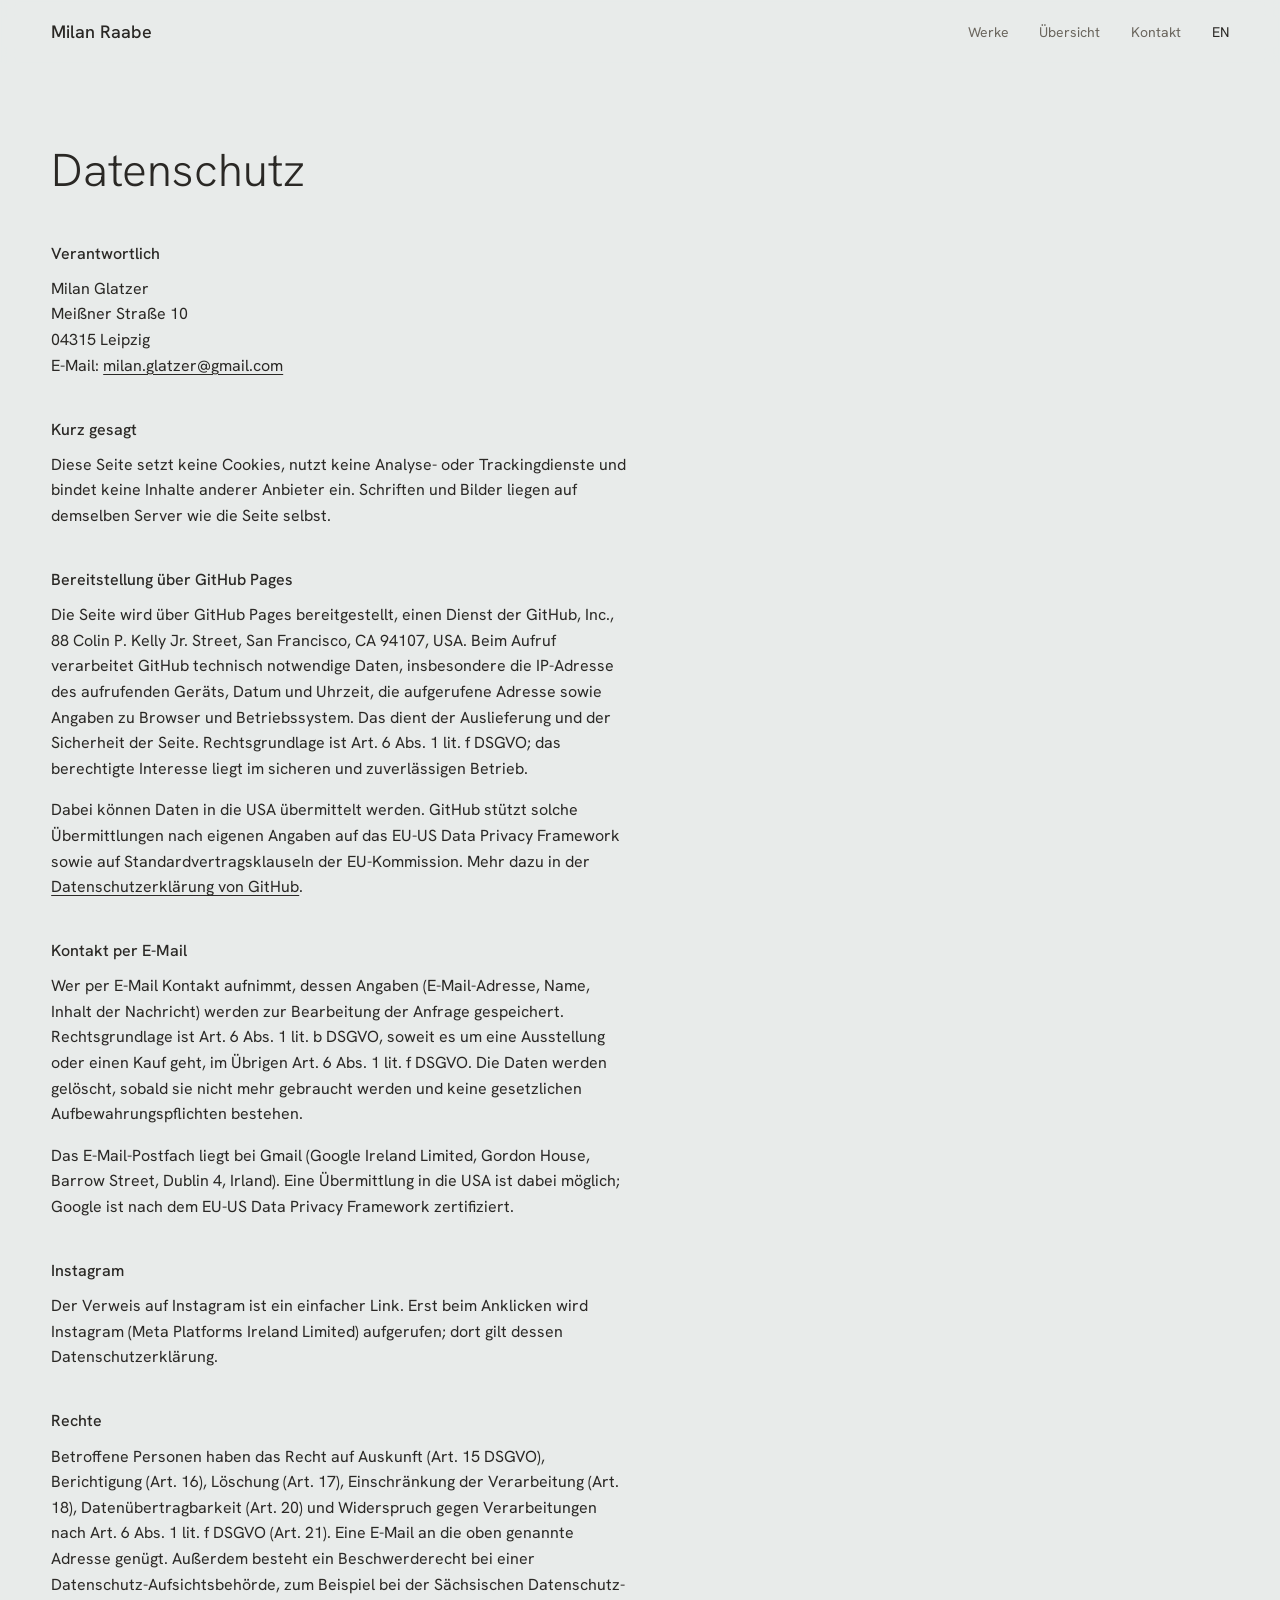
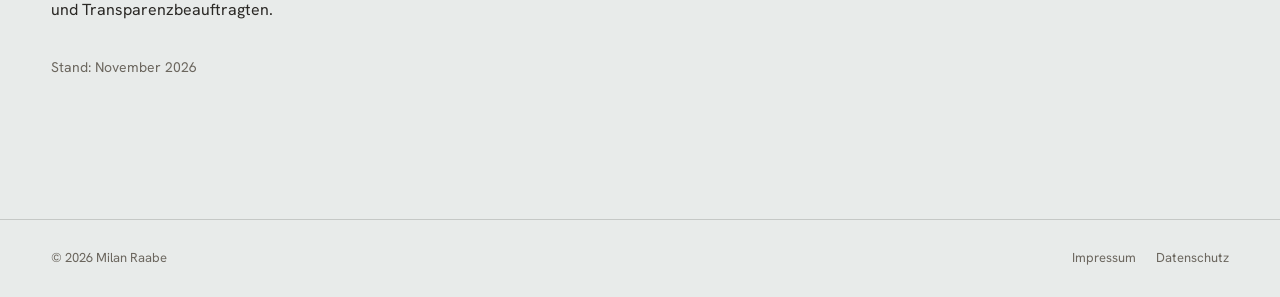
<file: datenschutz.html>
<!doctype html>
<html lang="de">
<head>
  <meta charset="utf-8">
  <meta name="viewport" content="width=device-width, initial-scale=1">
  <link rel="icon" href="assets/icon-32.png?v=95fb1a4e" type="image/png" sizes="32x32">
  <link rel="apple-touch-icon" href="assets/apple-touch-icon.png?v=d9a503a4">
  <title>Datenschutz · Milan Raabe</title>
  <meta name="robots" content="noindex">
  <link rel="alternate" hreflang="de" href="https://milanraabe.de/datenschutz.html">
  <link rel="alternate" hreflang="en" href="https://milanraabe.de/en/privacy.html">
  <link rel="alternate" hreflang="x-default" href="https://milanraabe.de/datenschutz.html">
  <link rel="stylesheet" href="assets/stil.css?v=255c70b8">
</head>
<body>
  <header class="kopf">
    <a class="kopf-name" href="./">Milan Raabe</a>
    <nav aria-label="Hauptnavigation">
      <a class="nav-werke" href="./#werke">Werke</a>
      <a class="nav-uebersicht" href="uebersicht.html">Übersicht</a>
      <a class="nav-kontakt" href="./#kontakt">Kontakt</a>
      <a class="sprache" href="en/privacy.html" lang="en" hreflang="en" title="English version">EN</a>
    </nav>
  </header>
  <main class="rechtstext">
    <h1>Datenschutz</h1>
    <h2>Verantwortlich</h2>
    <p>Milan Glatzer<br>Meißner Straße 10<br>04315 Leipzig<br>E-Mail: <a href="mailto:milan.glatzer@gmail.com">milan.glatzer@gmail.com</a></p>
    <h2>Kurz gesagt</h2>
    <p>Diese Seite setzt keine Cookies, nutzt keine Analyse- oder Trackingdienste und bindet keine Inhalte
       anderer Anbieter ein. Schriften und Bilder liegen auf demselben Server wie die Seite selbst.</p>
    <h2>Bereitstellung über GitHub Pages</h2>
    <p>Die Seite wird über GitHub Pages bereitgestellt, einen Dienst der GitHub, Inc., 88 Colin P. Kelly Jr. Street,
       San Francisco, CA 94107, USA. Beim Aufruf verarbeitet GitHub technisch notwendige Daten, insbesondere die
       IP-Adresse des aufrufenden Geräts, Datum und Uhrzeit, die aufgerufene Adresse sowie Angaben zu Browser und
       Betriebssystem. Das dient der Auslieferung und der Sicherheit der Seite. Rechtsgrundlage ist
       Art. 6 Abs. 1 lit. f DSGVO; das berechtigte Interesse liegt im sicheren und zuverlässigen Betrieb.</p>
    <p>Dabei können Daten in die USA übermittelt werden. GitHub stützt solche Übermittlungen nach eigenen Angaben
       auf das EU-US Data Privacy Framework sowie auf Standardvertragsklauseln der EU-Kommission. Mehr dazu in der
       <a href="https://docs.github.com/en/site-policy/privacy-policies/github-general-privacy-statement" rel="noopener">Datenschutzerklärung von GitHub</a>.</p>
    <h2>Kontakt per E-Mail</h2>
    <p>Wer per E-Mail Kontakt aufnimmt, dessen Angaben (E-Mail-Adresse, Name, Inhalt der Nachricht) werden zur
       Bearbeitung der Anfrage gespeichert. Rechtsgrundlage ist Art. 6 Abs. 1 lit. b DSGVO, soweit es um eine
       Ausstellung oder einen Kauf geht, im Übrigen Art. 6 Abs. 1 lit. f DSGVO. Die Daten werden gelöscht, sobald sie
       nicht mehr gebraucht werden und keine gesetzlichen Aufbewahrungspflichten bestehen.</p>
    <p>Das E-Mail-Postfach liegt bei Gmail (Google Ireland Limited, Gordon House, Barrow Street, Dublin 4, Irland).
       Eine Übermittlung in die USA ist dabei möglich; Google ist nach dem EU-US Data Privacy Framework zertifiziert.</p>
    <h2>Instagram</h2>
    <p>Der Verweis auf Instagram ist ein einfacher Link. Erst beim Anklicken wird Instagram
       (Meta Platforms Ireland Limited) aufgerufen; dort gilt dessen Datenschutzerklärung.</p>
    <h2>Rechte</h2>
    <p>Betroffene Personen haben das Recht auf Auskunft (Art. 15 DSGVO), Berichtigung (Art. 16), Löschung (Art. 17),
       Einschränkung der Verarbeitung (Art. 18), Datenübertragbarkeit (Art. 20) und Widerspruch gegen Verarbeitungen
       nach Art. 6 Abs. 1 lit. f DSGVO (Art. 21). Eine E-Mail an die oben genannte Adresse genügt. Außerdem besteht
       ein Beschwerderecht bei einer Datenschutz-Aufsichtsbehörde, zum Beispiel bei der Sächsischen Datenschutz- und
       Transparenzbeauftragten.</p>
    <p class="stand">Stand: November 2026</p>
  </main>
  <footer class="fuss">
    <p>© 2026 Milan Raabe</p>
    <p class="fuss-links"><a href="impressum.html">Impressum</a>
       <a href="datenschutz.html">Datenschutz</a></p>
  </footer>
</body>
</html>
</file>
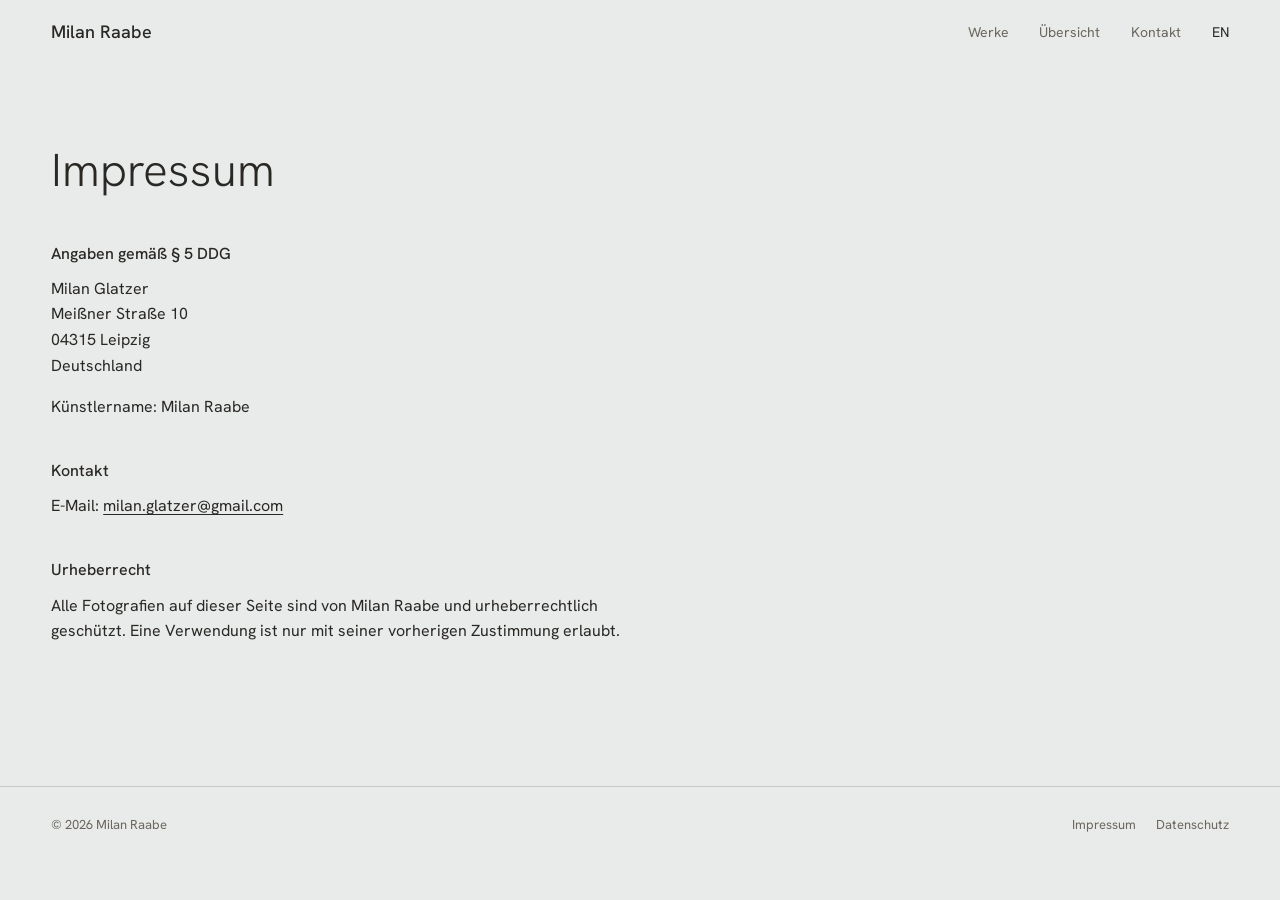
<file: impressum.html>
<!doctype html>
<html lang="de">
<head>
  <meta charset="utf-8">
  <meta name="viewport" content="width=device-width, initial-scale=1">
  <link rel="icon" href="assets/icon-32.png?v=95fb1a4e" type="image/png" sizes="32x32">
  <link rel="apple-touch-icon" href="assets/apple-touch-icon.png?v=d9a503a4">
  <title>Impressum · Milan Raabe</title>
  <meta name="robots" content="noindex">
  <link rel="alternate" hreflang="de" href="https://milanraabe.de/impressum.html">
  <link rel="alternate" hreflang="en" href="https://milanraabe.de/en/legal-notice.html">
  <link rel="alternate" hreflang="x-default" href="https://milanraabe.de/impressum.html">
  <link rel="stylesheet" href="assets/stil.css?v=255c70b8">
</head>
<body>
  <header class="kopf">
    <a class="kopf-name" href="./">Milan Raabe</a>
    <nav aria-label="Hauptnavigation">
      <a class="nav-werke" href="./#werke">Werke</a>
      <a class="nav-uebersicht" href="uebersicht.html">Übersicht</a>
      <a class="nav-kontakt" href="./#kontakt">Kontakt</a>
      <a class="sprache" href="en/legal-notice.html" lang="en" hreflang="en" title="English version">EN</a>
    </nav>
  </header>
  <main class="rechtstext">
    <h1>Impressum</h1>
    <h2>Angaben gemäß § 5 DDG</h2>
    <p>Milan Glatzer<br>Meißner Straße 10<br>04315 Leipzig<br>Deutschland</p>
    <p>Künstlername: Milan Raabe</p>
    <h2>Kontakt</h2>
    <p>E-Mail: <a href="mailto:milan.glatzer@gmail.com">milan.glatzer@gmail.com</a></p>
    <h2>Urheberrecht</h2>
    <p>Alle Fotografien auf dieser Seite sind von Milan Raabe und urheberrechtlich geschützt.
       Eine Verwendung ist nur mit seiner vorherigen Zustimmung erlaubt.</p>
  </main>
  <footer class="fuss">
    <p>© 2026 Milan Raabe</p>
    <p class="fuss-links"><a href="impressum.html">Impressum</a>
       <a href="datenschutz.html">Datenschutz</a></p>
  </footer>
</body>
</html>
</file>
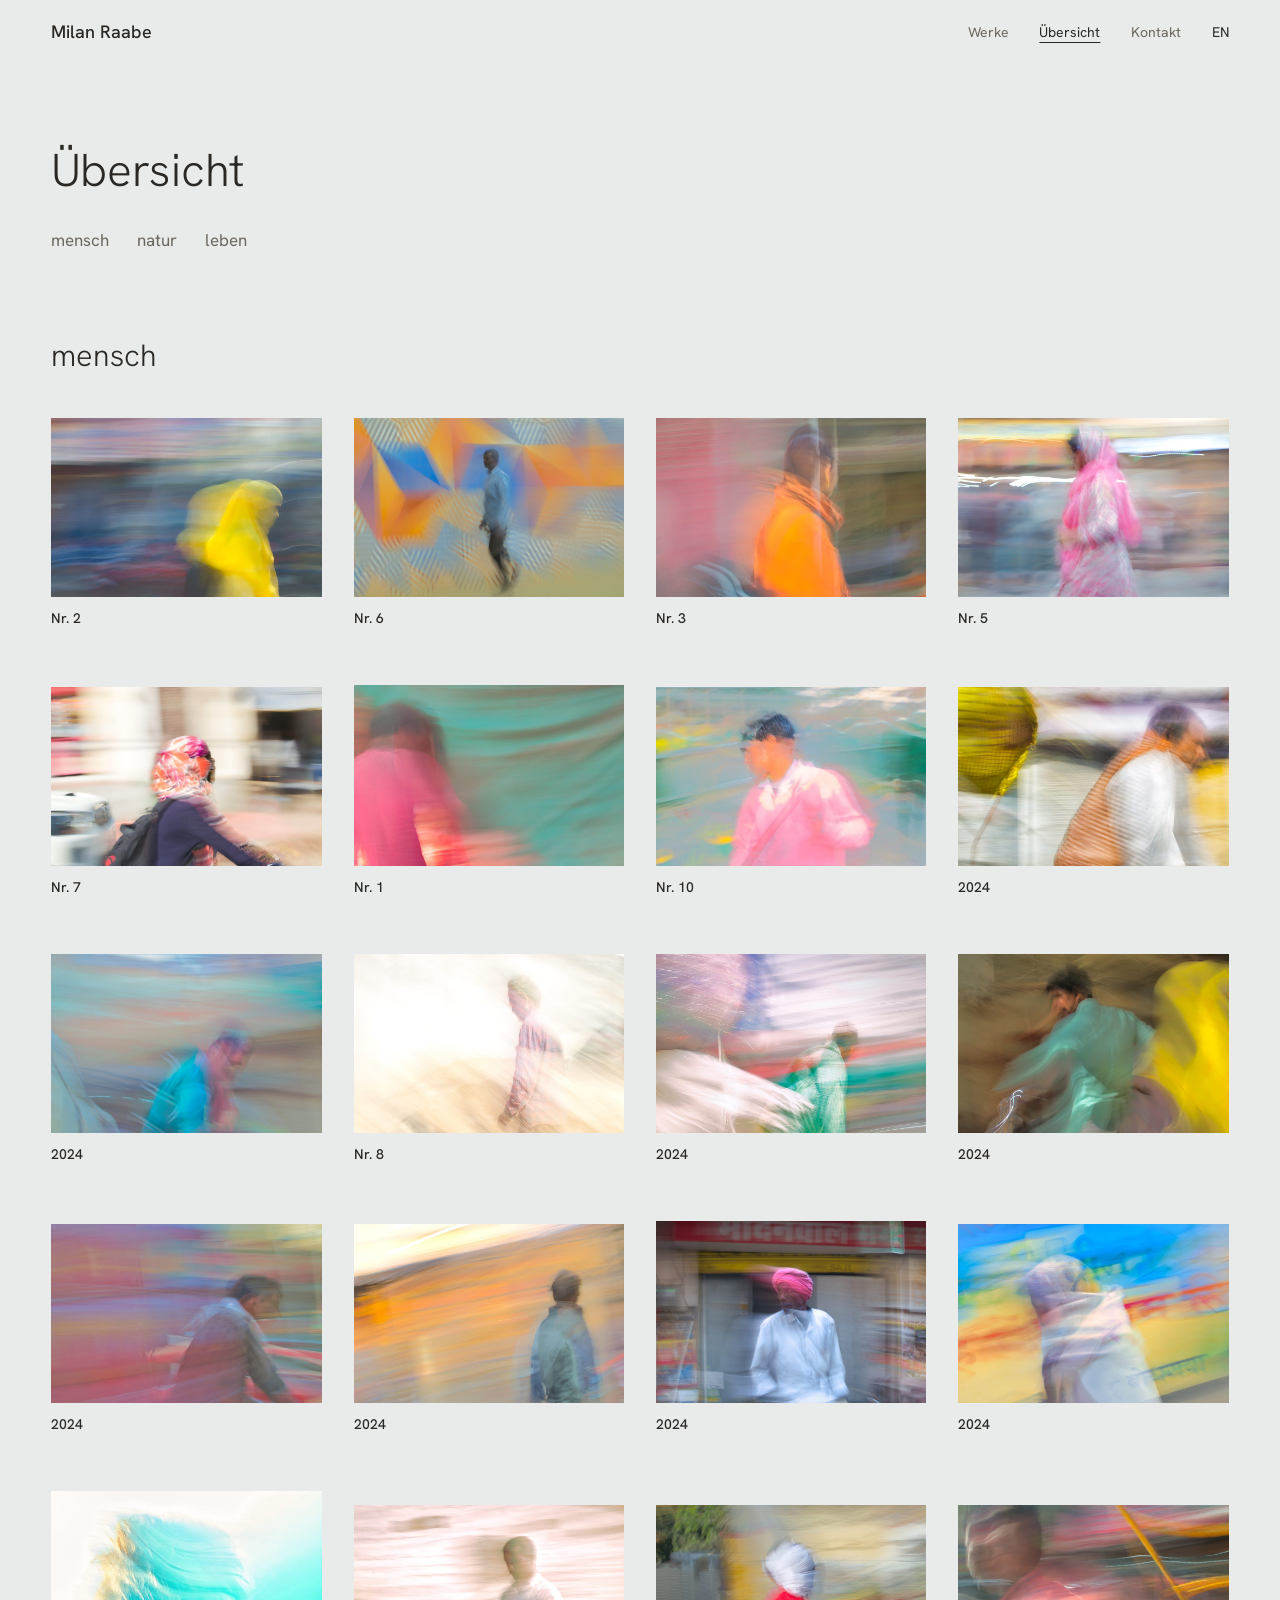
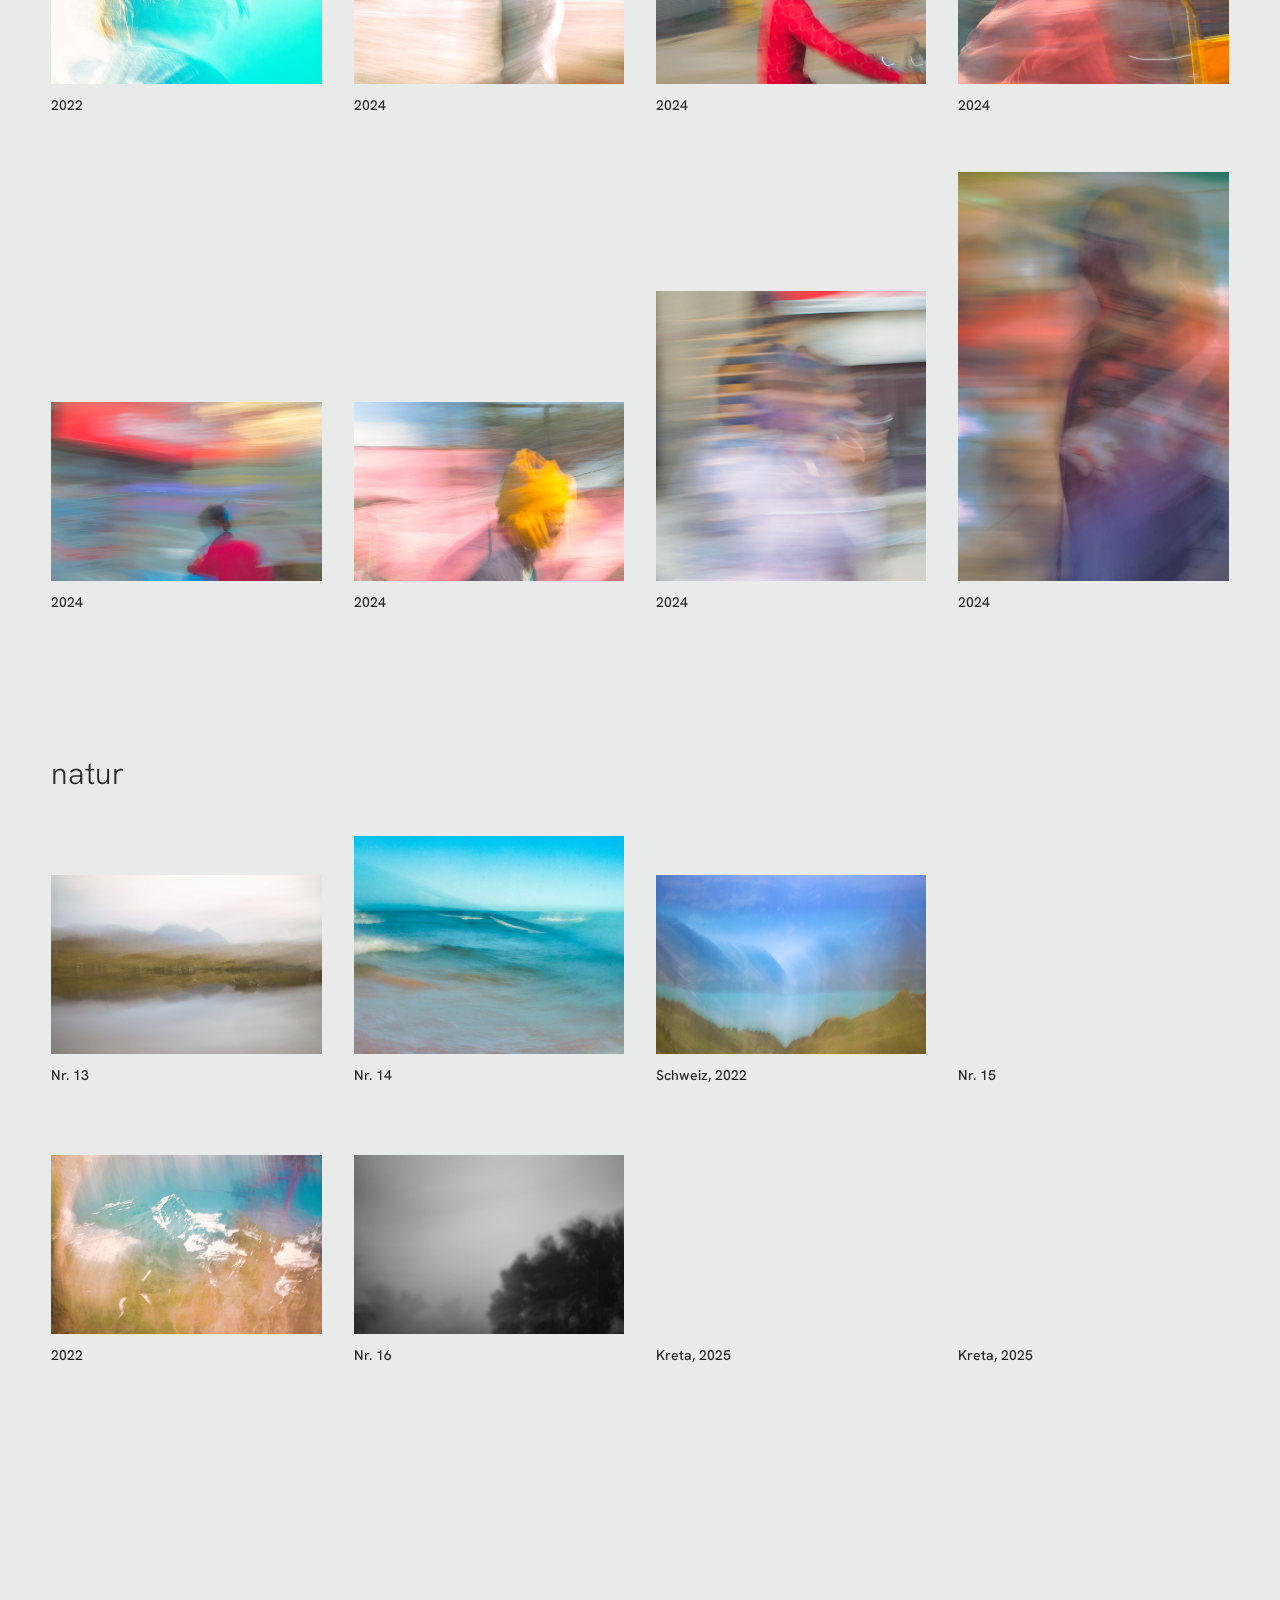
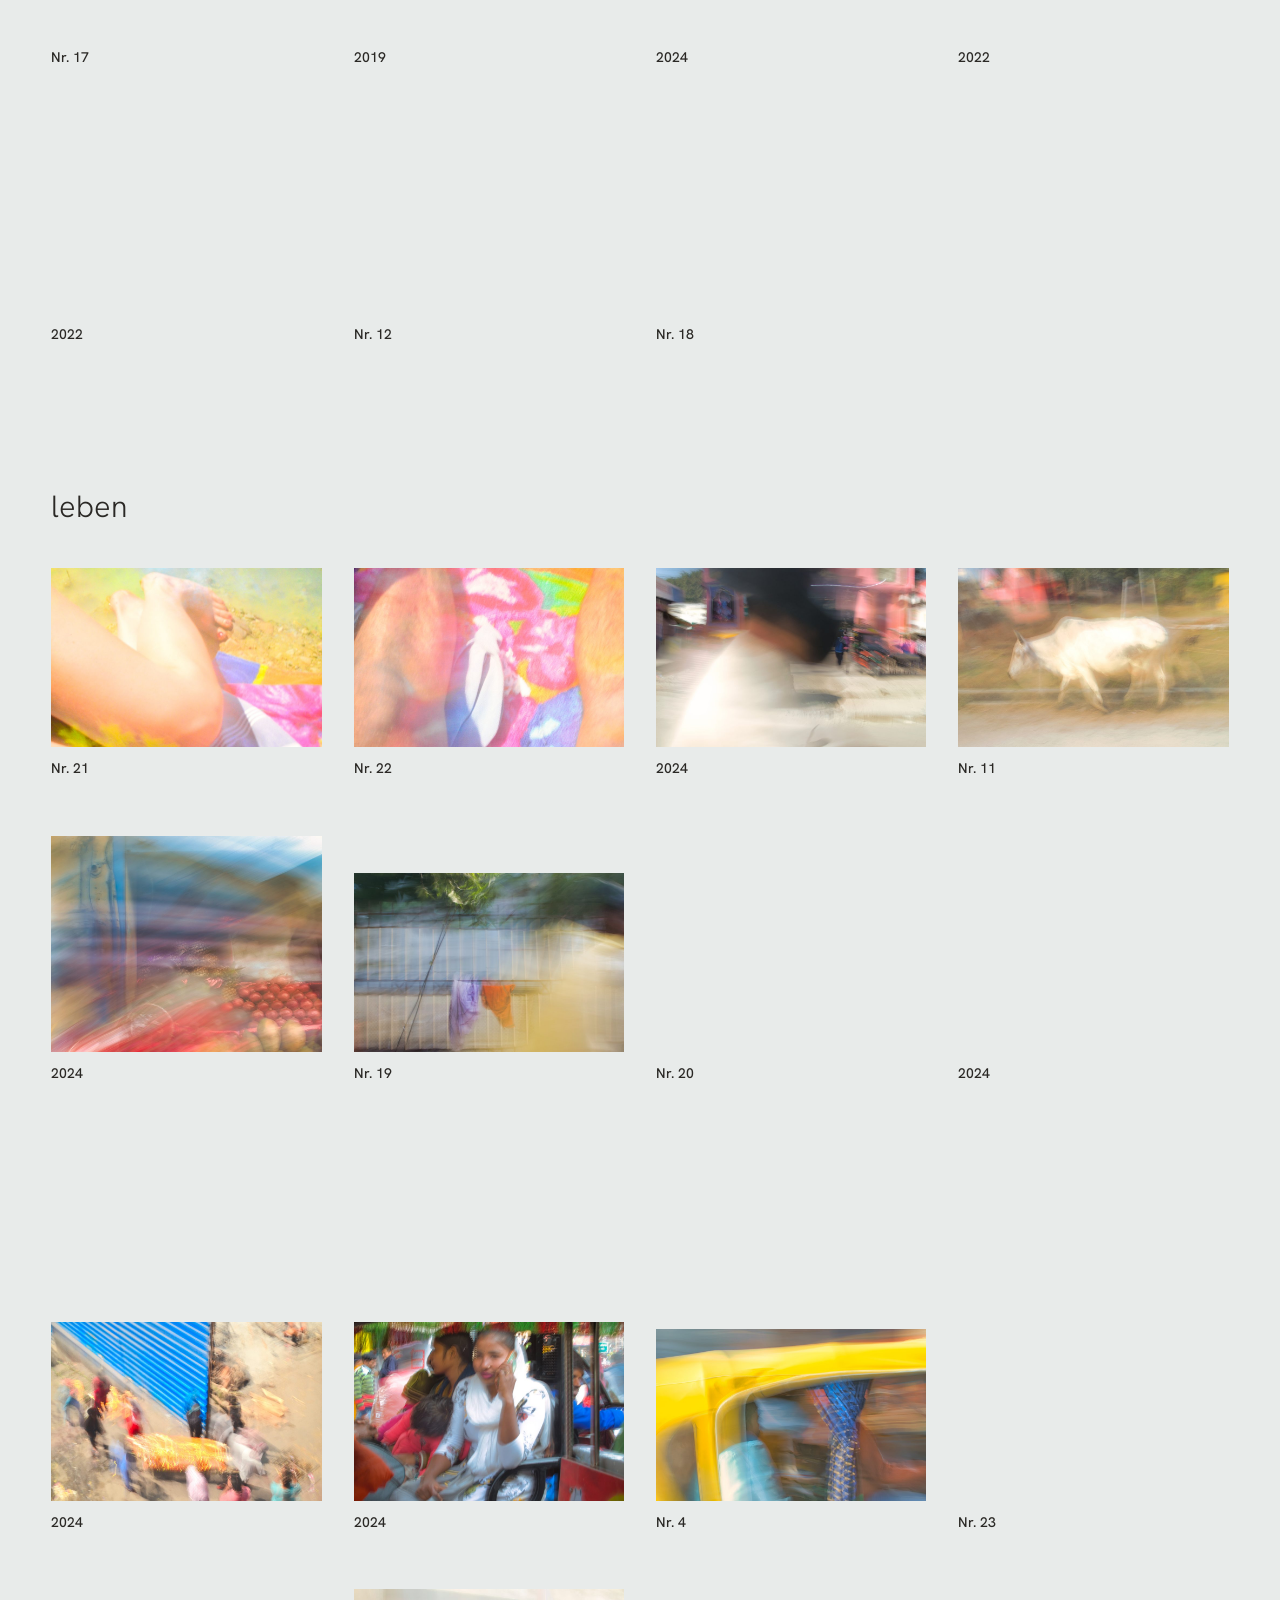
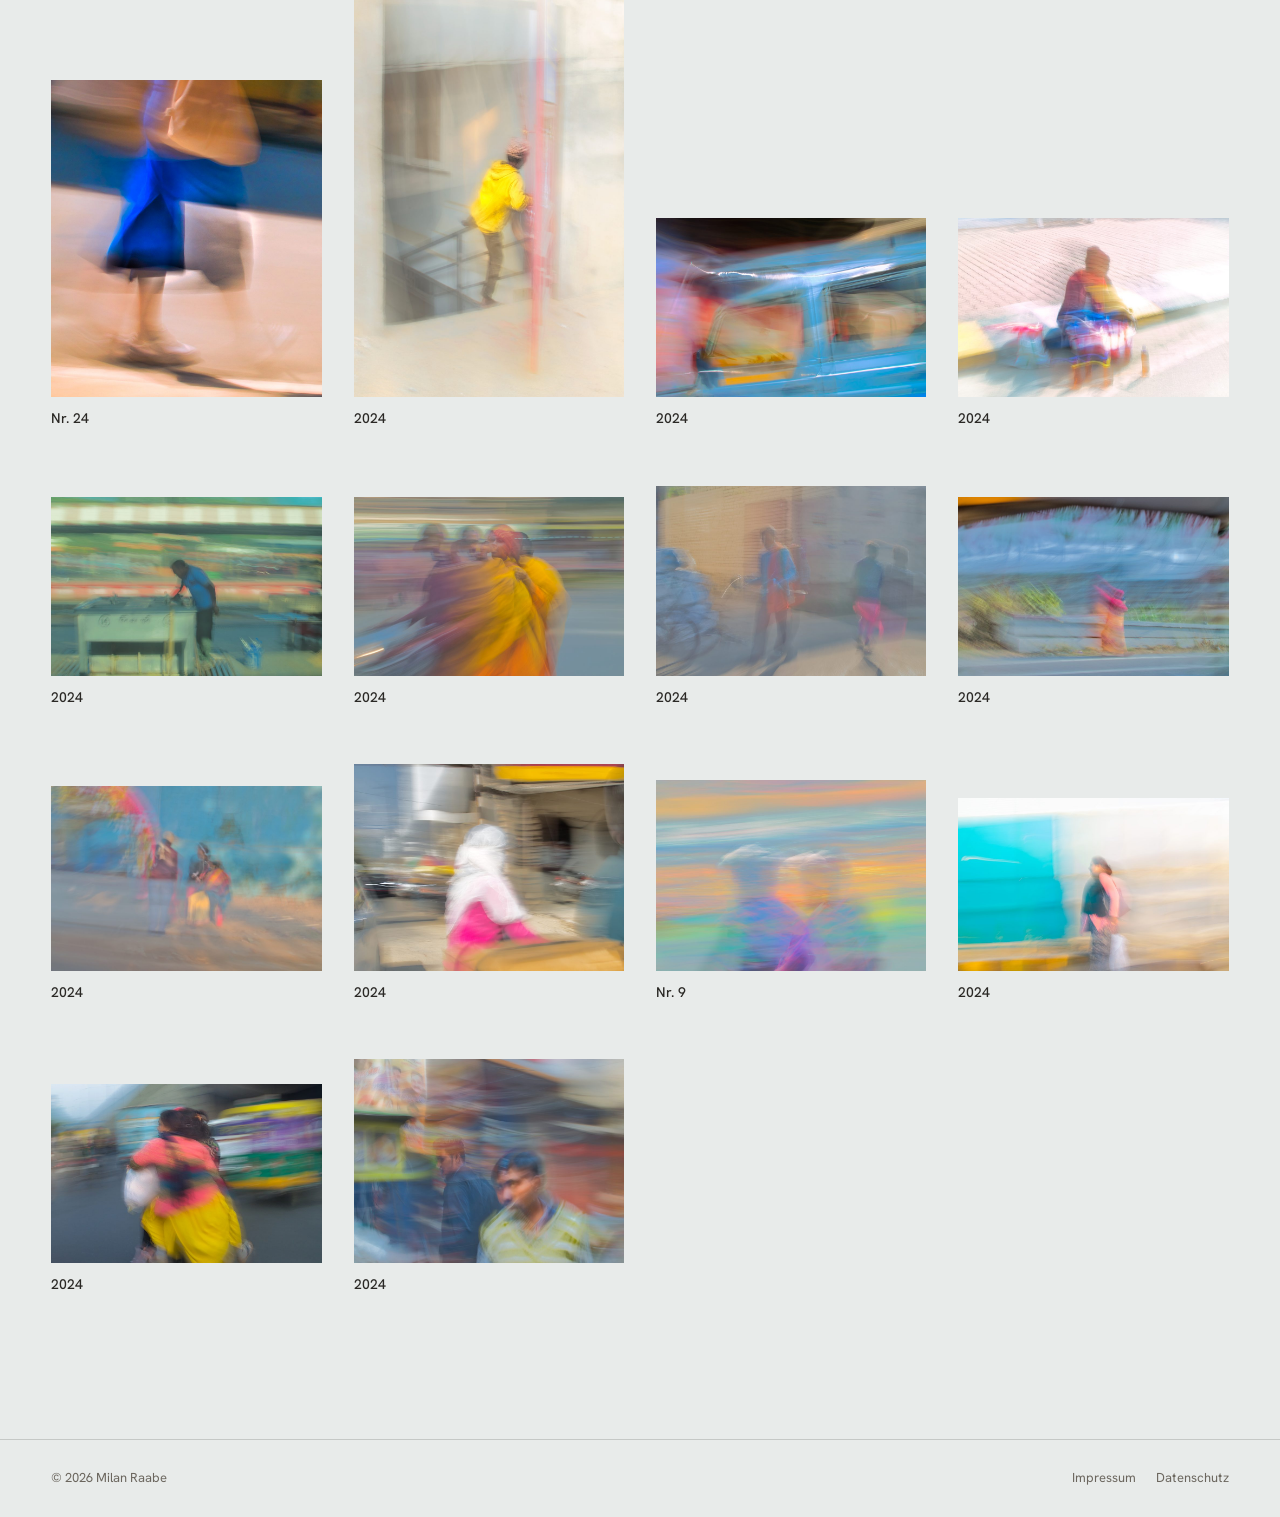
<file: uebersicht.html>
<!doctype html>
<html lang="de">
<head>
  <meta charset="utf-8">
  <meta name="viewport" content="width=device-width, initial-scale=1">
  <link rel="icon" href="assets/icon-32.png?v=95fb1a4e" type="image/png" sizes="32x32">
  <link rel="apple-touch-icon" href="assets/apple-touch-icon.png?v=d9a503a4">
  <title>Übersicht · Milan Raabe</title>
  <meta name="description" content="Milan Raabe – Fotograf aus Leipzig. Bilder in Bewegung.">
  <link rel="canonical" href="https://milanraabe.de/uebersicht.html">
  <meta property="og:type" content="website">
  <meta property="og:site_name" content="Milan Raabe">
  <meta property="og:locale" content="de_DE">
  <meta property="og:title" content="Übersicht · Milan Raabe">
  <meta property="og:description" content="Fotografie">
  <meta property="og:url" content="https://milanraabe.de/uebersicht.html">
  <meta property="og:image" content="https://milanraabe.de/bilder/vorschau.jpg?v=08724b3e">
  <meta property="og:image:width" content="1200">
  <meta property="og:image:height" content="630">
  <meta name="twitter:card" content="summary_large_image">
  <link rel="alternate" hreflang="de" href="https://milanraabe.de/uebersicht.html">
  <link rel="alternate" hreflang="en" href="https://milanraabe.de/en/overview.html">
  <link rel="alternate" hreflang="x-default" href="https://milanraabe.de/uebersicht.html">
  <link rel="preload" href="assets/fonts/hanken-grotesk-latin-300-normal.woff2" as="font" type="font/woff2" crossorigin>
  <link rel="stylesheet" href="assets/stil.css?v=255c70b8">
</head>
<body>
  <header class="kopf">
    <a class="kopf-name" href="./">Milan Raabe</a>
    <nav aria-label="Hauptnavigation">
      <a class="nav-werke" href="./#werke">Werke</a>
      <a class="nav-uebersicht" href="uebersicht.html" aria-current="page">Übersicht</a>
      <a class="nav-kontakt" href="./#kontakt">Kontakt</a>
      <a class="sprache" href="en/overview.html" lang="en" hreflang="en" title="English version">EN</a>
    </nav>
  </header>
  <main class="uebersicht">
    <h1>Übersicht</h1>
    <nav class="kategorien-nav" aria-label="Kategorien"><a href="#mensch">mensch</a><a href="#natur">natur</a><a href="#leben">leben</a></nav>
    
    <section class="kategorie" id="mensch" aria-labelledby="titel-mensch">
      <h2 id="titel-mensch">mensch</h2>
      <ul class="raster">
      <li>
        <a href="bilder/werk-02-2400.jpg?v=8932e3a2" data-gross="bilder/werk-02-2400.jpg?v=8932e3a2"
           data-srcset="bilder/werk-02-1600.jpg?v=8932e3a2 1600w, bilder/werk-02-2400.jpg?v=8932e3a2 2400w"
           data-unterschrift="Nr. 2 · 2024" data-kennung="nr-2">
          <img src="bilder/werk-02-1600.jpg?v=8932e3a2" srcset="bilder/werk-02-1000.jpg?v=8932e3a2 1000w, bilder/werk-02-1600.jpg?v=8932e3a2 1600w, bilder/werk-02-2400.jpg?v=8932e3a2 2400w" sizes="(min-width: 1100px) 22vw, (min-width: 700px) 30vw, 45vw" width="1600" height="1059" alt="Fotografie Nr. 2, 2024" loading="eager" decoding="async" fetchpriority="high">
          <span class="bu-nr">Nr. 2</span>
        </a>
      </li>
      <li>
        <a href="bilder/werk-06-2400.jpg?v=62897602" data-gross="bilder/werk-06-2400.jpg?v=62897602"
           data-srcset="bilder/werk-06-1600.jpg?v=62897602 1600w, bilder/werk-06-2400.jpg?v=62897602 2400w"
           data-unterschrift="Nr. 6 · 2024" data-kennung="nr-6">
          <img src="bilder/werk-06-1600.jpg?v=62897602" srcset="bilder/werk-06-1000.jpg?v=62897602 1000w, bilder/werk-06-1600.jpg?v=62897602 1600w, bilder/werk-06-2400.jpg?v=62897602 2400w" sizes="(min-width: 1100px) 22vw, (min-width: 700px) 30vw, 45vw" width="1600" height="1059" alt="Fotografie Nr. 6, 2024" loading="eager" decoding="async" fetchpriority="high">
          <span class="bu-nr">Nr. 6</span>
        </a>
      </li>
      <li>
        <a href="bilder/werk-03-2400.jpg?v=a82a48ee" data-gross="bilder/werk-03-2400.jpg?v=a82a48ee"
           data-srcset="bilder/werk-03-1600.jpg?v=a82a48ee 1600w, bilder/werk-03-2400.jpg?v=a82a48ee 2400w"
           data-unterschrift="Nr. 3 · 2024" data-kennung="nr-3">
          <img src="bilder/werk-03-1600.jpg?v=a82a48ee" srcset="bilder/werk-03-1000.jpg?v=a82a48ee 1000w, bilder/werk-03-1600.jpg?v=a82a48ee 1600w, bilder/werk-03-2400.jpg?v=a82a48ee 2400w" sizes="(min-width: 1100px) 22vw, (min-width: 700px) 30vw, 45vw" width="1600" height="1059" alt="Fotografie Nr. 3, 2024" loading="eager" decoding="async" fetchpriority="high">
          <span class="bu-nr">Nr. 3</span>
        </a>
      </li>
      <li>
        <a href="bilder/werk-05-2400.jpg?v=bfdd6270" data-gross="bilder/werk-05-2400.jpg?v=bfdd6270"
           data-srcset="bilder/werk-05-1600.jpg?v=bfdd6270 1600w, bilder/werk-05-2400.jpg?v=bfdd6270 2400w"
           data-unterschrift="Nr. 5 · 2024" data-kennung="nr-5">
          <img src="bilder/werk-05-1600.jpg?v=bfdd6270" srcset="bilder/werk-05-1000.jpg?v=bfdd6270 1000w, bilder/werk-05-1600.jpg?v=bfdd6270 1600w, bilder/werk-05-2400.jpg?v=bfdd6270 2400w" sizes="(min-width: 1100px) 22vw, (min-width: 700px) 30vw, 45vw" width="1600" height="1061" alt="Fotografie Nr. 5, 2024" loading="eager" decoding="async" fetchpriority="high">
          <span class="bu-nr">Nr. 5</span>
        </a>
      </li>
      <li>
        <a href="bilder/werk-07-2400.jpg?v=18d64680" data-gross="bilder/werk-07-2400.jpg?v=18d64680"
           data-srcset="bilder/werk-07-1600.jpg?v=18d64680 1600w, bilder/werk-07-2400.jpg?v=18d64680 2400w"
           data-unterschrift="Nr. 7 · 2024" data-kennung="nr-7">
          <img src="bilder/werk-07-1600.jpg?v=18d64680" srcset="bilder/werk-07-1000.jpg?v=18d64680 1000w, bilder/werk-07-1600.jpg?v=18d64680 1600w, bilder/werk-07-2400.jpg?v=18d64680 2400w" sizes="(min-width: 1100px) 22vw, (min-width: 700px) 30vw, 45vw" width="1600" height="1059" alt="Fotografie Nr. 7, 2024" loading="eager" decoding="async" fetchpriority="high">
          <span class="bu-nr">Nr. 7</span>
        </a>
      </li>
      <li>
        <a href="bilder/werk-01-2400.jpg?v=a85094d5" data-gross="bilder/werk-01-2400.jpg?v=a85094d5"
           data-srcset="bilder/werk-01-1600.jpg?v=a85094d5 1600w, bilder/werk-01-2400.jpg?v=a85094d5 2400w"
           data-unterschrift="Nr. 1 · 2024" data-kennung="nr-1">
          <img src="bilder/werk-01-1600.jpg?v=a85094d5" srcset="bilder/werk-01-1000.jpg?v=a85094d5 1000w, bilder/werk-01-1600.jpg?v=a85094d5 1600w, bilder/werk-01-2400.jpg?v=a85094d5 2400w" sizes="(min-width: 1100px) 22vw, (min-width: 700px) 30vw, 45vw" width="1600" height="1067" alt="Fotografie Nr. 1, 2024" loading="eager" decoding="async" fetchpriority="high">
          <span class="bu-nr">Nr. 1</span>
        </a>
      </li>
      <li>
        <a href="bilder/werk-10-2400.jpg?v=af008b46" data-gross="bilder/werk-10-2400.jpg?v=af008b46"
           data-srcset="bilder/werk-10-1600.jpg?v=af008b46 1600w, bilder/werk-10-2400.jpg?v=af008b46 2400w"
           data-unterschrift="Nr. 10 · 2024" data-kennung="nr-10">
          <img src="bilder/werk-10-1600.jpg?v=af008b46" srcset="bilder/werk-10-1000.jpg?v=af008b46 1000w, bilder/werk-10-1600.jpg?v=af008b46 1600w, bilder/werk-10-2400.jpg?v=af008b46 2400w" sizes="(min-width: 1100px) 22vw, (min-width: 700px) 30vw, 45vw" width="1600" height="1059" alt="Fotografie Nr. 10, 2024" loading="eager" decoding="async" fetchpriority="high">
          <span class="bu-nr">Nr. 10</span>
        </a>
      </li>
      <li>
        <a href="bilder/extra-fe30160e-2400.jpg?v=8a07270a" data-gross="bilder/extra-fe30160e-2400.jpg?v=8a07270a"
           data-srcset="bilder/extra-fe30160e-1600.jpg?v=8a07270a 1600w, bilder/extra-fe30160e-2400.jpg?v=8a07270a 2400w"
           data-unterschrift="2024" data-kennung="x-fe30160e">
          <img src="bilder/extra-fe30160e-1600.jpg?v=8a07270a" srcset="bilder/extra-fe30160e-1000.jpg?v=8a07270a 1000w, bilder/extra-fe30160e-1600.jpg?v=8a07270a 1600w, bilder/extra-fe30160e-2400.jpg?v=8a07270a 2400w" sizes="(min-width: 1100px) 22vw, (min-width: 700px) 30vw, 45vw" width="1600" height="1059" alt="Fotografie, 2024" loading="eager" decoding="async">
          <span class="bu-nr">2024</span>
        </a>
      </li>
      <li>
        <a href="bilder/extra-d2e65b29-2400.jpg?v=8da341ce" data-gross="bilder/extra-d2e65b29-2400.jpg?v=8da341ce"
           data-srcset="bilder/extra-d2e65b29-1600.jpg?v=8da341ce 1600w, bilder/extra-d2e65b29-2400.jpg?v=8da341ce 2400w"
           data-unterschrift="2024" data-kennung="x-d2e65b29">
          <img src="bilder/extra-d2e65b29-1600.jpg?v=8da341ce" srcset="bilder/extra-d2e65b29-1000.jpg?v=8da341ce 1000w, bilder/extra-d2e65b29-1600.jpg?v=8da341ce 1600w, bilder/extra-d2e65b29-2400.jpg?v=8da341ce 2400w" sizes="(min-width: 1100px) 22vw, (min-width: 700px) 30vw, 45vw" width="1600" height="1059" alt="Fotografie, 2024" loading="lazy" decoding="async">
          <span class="bu-nr">2024</span>
        </a>
      </li>
      <li>
        <a href="bilder/werk-08-2400.jpg?v=5d80c003" data-gross="bilder/werk-08-2400.jpg?v=5d80c003"
           data-srcset="bilder/werk-08-1600.jpg?v=5d80c003 1600w, bilder/werk-08-2400.jpg?v=5d80c003 2400w"
           data-unterschrift="Nr. 8 · 2024" data-kennung="nr-8">
          <img src="bilder/werk-08-1600.jpg?v=5d80c003" srcset="bilder/werk-08-1000.jpg?v=5d80c003 1000w, bilder/werk-08-1600.jpg?v=5d80c003 1600w, bilder/werk-08-2400.jpg?v=5d80c003 2400w" sizes="(min-width: 1100px) 22vw, (min-width: 700px) 30vw, 45vw" width="1600" height="1059" alt="Fotografie Nr. 8, 2024" loading="lazy" decoding="async">
          <span class="bu-nr">Nr. 8</span>
        </a>
      </li>
      <li>
        <a href="bilder/extra-6c737cbb-2400.jpg?v=259528c1" data-gross="bilder/extra-6c737cbb-2400.jpg?v=259528c1"
           data-srcset="bilder/extra-6c737cbb-1600.jpg?v=259528c1 1600w, bilder/extra-6c737cbb-2400.jpg?v=259528c1 2400w"
           data-unterschrift="2024" data-kennung="x-6c737cbb">
          <img src="bilder/extra-6c737cbb-1600.jpg?v=259528c1" srcset="bilder/extra-6c737cbb-1000.jpg?v=259528c1 1000w, bilder/extra-6c737cbb-1600.jpg?v=259528c1 1600w, bilder/extra-6c737cbb-2400.jpg?v=259528c1 2400w" sizes="(min-width: 1100px) 22vw, (min-width: 700px) 30vw, 45vw" width="1600" height="1059" alt="Fotografie, 2024" loading="lazy" decoding="async">
          <span class="bu-nr">2024</span>
        </a>
      </li>
      <li>
        <a href="bilder/extra-473f378a-2400.jpg?v=c790ddd7" data-gross="bilder/extra-473f378a-2400.jpg?v=c790ddd7"
           data-srcset="bilder/extra-473f378a-1600.jpg?v=c790ddd7 1600w, bilder/extra-473f378a-2400.jpg?v=c790ddd7 2400w"
           data-unterschrift="2024" data-kennung="x-473f378a">
          <img src="bilder/extra-473f378a-1600.jpg?v=c790ddd7" srcset="bilder/extra-473f378a-1000.jpg?v=c790ddd7 1000w, bilder/extra-473f378a-1600.jpg?v=c790ddd7 1600w, bilder/extra-473f378a-2400.jpg?v=c790ddd7 2400w" sizes="(min-width: 1100px) 22vw, (min-width: 700px) 30vw, 45vw" width="1600" height="1059" alt="Fotografie, 2024" loading="lazy" decoding="async">
          <span class="bu-nr">2024</span>
        </a>
      </li>
      <li>
        <a href="bilder/extra-4ca157df-2400.jpg?v=58b01424" data-gross="bilder/extra-4ca157df-2400.jpg?v=58b01424"
           data-srcset="bilder/extra-4ca157df-1600.jpg?v=58b01424 1600w, bilder/extra-4ca157df-2400.jpg?v=58b01424 2400w"
           data-unterschrift="2024" data-kennung="x-4ca157df">
          <img src="bilder/extra-4ca157df-1600.jpg?v=58b01424" srcset="bilder/extra-4ca157df-1000.jpg?v=58b01424 1000w, bilder/extra-4ca157df-1600.jpg?v=58b01424 1600w, bilder/extra-4ca157df-2400.jpg?v=58b01424 2400w" sizes="(min-width: 1100px) 22vw, (min-width: 700px) 30vw, 45vw" width="1600" height="1059" alt="Fotografie, 2024" loading="lazy" decoding="async">
          <span class="bu-nr">2024</span>
        </a>
      </li>
      <li>
        <a href="bilder/extra-342f384c-2400.jpg?v=74d73621" data-gross="bilder/extra-342f384c-2400.jpg?v=74d73621"
           data-srcset="bilder/extra-342f384c-1600.jpg?v=74d73621 1600w, bilder/extra-342f384c-2400.jpg?v=74d73621 2400w"
           data-unterschrift="2024" data-kennung="x-342f384c">
          <img src="bilder/extra-342f384c-1600.jpg?v=74d73621" srcset="bilder/extra-342f384c-1000.jpg?v=74d73621 1000w, bilder/extra-342f384c-1600.jpg?v=74d73621 1600w, bilder/extra-342f384c-2400.jpg?v=74d73621 2400w" sizes="(min-width: 1100px) 22vw, (min-width: 700px) 30vw, 45vw" width="1600" height="1059" alt="Fotografie, 2024" loading="lazy" decoding="async">
          <span class="bu-nr">2024</span>
        </a>
      </li>
      <li>
        <a href="bilder/extra-9d77de5a-2400.jpg?v=117ffacd" data-gross="bilder/extra-9d77de5a-2400.jpg?v=117ffacd"
           data-srcset="bilder/extra-9d77de5a-1600.jpg?v=117ffacd 1600w, bilder/extra-9d77de5a-2400.jpg?v=117ffacd 2400w"
           data-unterschrift="2024" data-kennung="x-9d77de5a">
          <img src="bilder/extra-9d77de5a-1600.jpg?v=117ffacd" srcset="bilder/extra-9d77de5a-1000.jpg?v=117ffacd 1000w, bilder/extra-9d77de5a-1600.jpg?v=117ffacd 1600w, bilder/extra-9d77de5a-2400.jpg?v=117ffacd 2400w" sizes="(min-width: 1100px) 22vw, (min-width: 700px) 30vw, 45vw" width="1600" height="1072" alt="Fotografie, 2024" loading="lazy" decoding="async">
          <span class="bu-nr">2024</span>
        </a>
      </li>
      <li>
        <a href="bilder/extra-6743c449-2400.jpg?v=1041cf66" data-gross="bilder/extra-6743c449-2400.jpg?v=1041cf66"
           data-srcset="bilder/extra-6743c449-1600.jpg?v=1041cf66 1600w, bilder/extra-6743c449-2400.jpg?v=1041cf66 2400w"
           data-unterschrift="2024" data-kennung="x-6743c449">
          <img src="bilder/extra-6743c449-1600.jpg?v=1041cf66" srcset="bilder/extra-6743c449-1000.jpg?v=1041cf66 1000w, bilder/extra-6743c449-1600.jpg?v=1041cf66 1600w, bilder/extra-6743c449-2400.jpg?v=1041cf66 2400w" sizes="(min-width: 1100px) 22vw, (min-width: 700px) 30vw, 45vw" width="1600" height="1059" alt="Fotografie, 2024" loading="lazy" decoding="async">
          <span class="bu-nr">2024</span>
        </a>
      </li>
      <li>
        <a href="bilder/extra-eb724d37-2400.jpg?v=6e65e4b4" data-gross="bilder/extra-eb724d37-2400.jpg?v=6e65e4b4"
           data-srcset="bilder/extra-eb724d37-1600.jpg?v=6e65e4b4 1600w, bilder/extra-eb724d37-2400.jpg?v=6e65e4b4 2400w"
           data-unterschrift="2022" data-kennung="x-eb724d37">
          <img src="bilder/extra-eb724d37-1600.jpg?v=6e65e4b4" srcset="bilder/extra-eb724d37-1000.jpg?v=6e65e4b4 1000w, bilder/extra-eb724d37-1600.jpg?v=6e65e4b4 1600w, bilder/extra-eb724d37-2400.jpg?v=6e65e4b4 2400w" sizes="(min-width: 1100px) 22vw, (min-width: 700px) 30vw, 45vw" width="1600" height="1142" alt="Fotografie, 2022" loading="lazy" decoding="async">
          <span class="bu-nr">2022</span>
        </a>
      </li>
      <li>
        <a href="bilder/extra-31247dca-2400.jpg?v=9a8fd2c7" data-gross="bilder/extra-31247dca-2400.jpg?v=9a8fd2c7"
           data-srcset="bilder/extra-31247dca-1600.jpg?v=9a8fd2c7 1600w, bilder/extra-31247dca-2400.jpg?v=9a8fd2c7 2400w"
           data-unterschrift="2024" data-kennung="x-31247dca">
          <img src="bilder/extra-31247dca-1600.jpg?v=9a8fd2c7" srcset="bilder/extra-31247dca-1000.jpg?v=9a8fd2c7 1000w, bilder/extra-31247dca-1600.jpg?v=9a8fd2c7 1600w, bilder/extra-31247dca-2400.jpg?v=9a8fd2c7 2400w" sizes="(min-width: 1100px) 22vw, (min-width: 700px) 30vw, 45vw" width="1600" height="1059" alt="Fotografie, 2024" loading="lazy" decoding="async">
          <span class="bu-nr">2024</span>
        </a>
      </li>
      <li>
        <a href="bilder/extra-a7a742ce-2400.jpg?v=e1a09123" data-gross="bilder/extra-a7a742ce-2400.jpg?v=e1a09123"
           data-srcset="bilder/extra-a7a742ce-1600.jpg?v=e1a09123 1600w, bilder/extra-a7a742ce-2400.jpg?v=e1a09123 2400w"
           data-unterschrift="2024" data-kennung="x-a7a742ce">
          <img src="bilder/extra-a7a742ce-1600.jpg?v=e1a09123" srcset="bilder/extra-a7a742ce-1000.jpg?v=e1a09123 1000w, bilder/extra-a7a742ce-1600.jpg?v=e1a09123 1600w, bilder/extra-a7a742ce-2400.jpg?v=e1a09123 2400w" sizes="(min-width: 1100px) 22vw, (min-width: 700px) 30vw, 45vw" width="1600" height="1059" alt="Fotografie, 2024" loading="lazy" decoding="async">
          <span class="bu-nr">2024</span>
        </a>
      </li>
      <li>
        <a href="bilder/extra-573d9cc9-2400.jpg?v=6b5d8fe8" data-gross="bilder/extra-573d9cc9-2400.jpg?v=6b5d8fe8"
           data-srcset="bilder/extra-573d9cc9-1600.jpg?v=6b5d8fe8 1600w, bilder/extra-573d9cc9-2400.jpg?v=6b5d8fe8 2400w"
           data-unterschrift="2024" data-kennung="x-573d9cc9">
          <img src="bilder/extra-573d9cc9-1600.jpg?v=6b5d8fe8" srcset="bilder/extra-573d9cc9-1000.jpg?v=6b5d8fe8 1000w, bilder/extra-573d9cc9-1600.jpg?v=6b5d8fe8 1600w, bilder/extra-573d9cc9-2400.jpg?v=6b5d8fe8 2400w" sizes="(min-width: 1100px) 22vw, (min-width: 700px) 30vw, 45vw" width="1600" height="1059" alt="Fotografie, 2024" loading="lazy" decoding="async">
          <span class="bu-nr">2024</span>
        </a>
      </li>
      <li>
        <a href="bilder/extra-30e990a7-2400.jpg?v=90df6891" data-gross="bilder/extra-30e990a7-2400.jpg?v=90df6891"
           data-srcset="bilder/extra-30e990a7-1600.jpg?v=90df6891 1600w, bilder/extra-30e990a7-2400.jpg?v=90df6891 2400w"
           data-unterschrift="2024" data-kennung="x-30e990a7">
          <img src="bilder/extra-30e990a7-1600.jpg?v=90df6891" srcset="bilder/extra-30e990a7-1000.jpg?v=90df6891 1000w, bilder/extra-30e990a7-1600.jpg?v=90df6891 1600w, bilder/extra-30e990a7-2400.jpg?v=90df6891 2400w" sizes="(min-width: 1100px) 22vw, (min-width: 700px) 30vw, 45vw" width="1600" height="1059" alt="Fotografie, 2024" loading="lazy" decoding="async">
          <span class="bu-nr">2024</span>
        </a>
      </li>
      <li>
        <a href="bilder/extra-ffd5abf0-2400.jpg?v=acf3fd87" data-gross="bilder/extra-ffd5abf0-2400.jpg?v=acf3fd87"
           data-srcset="bilder/extra-ffd5abf0-1600.jpg?v=acf3fd87 1600w, bilder/extra-ffd5abf0-2400.jpg?v=acf3fd87 2400w"
           data-unterschrift="2024" data-kennung="x-ffd5abf0">
          <img src="bilder/extra-ffd5abf0-1600.jpg?v=acf3fd87" srcset="bilder/extra-ffd5abf0-1000.jpg?v=acf3fd87 1000w, bilder/extra-ffd5abf0-1600.jpg?v=acf3fd87 1600w, bilder/extra-ffd5abf0-2400.jpg?v=acf3fd87 2400w" sizes="(min-width: 1100px) 22vw, (min-width: 700px) 30vw, 45vw" width="1600" height="1059" alt="Fotografie, 2024" loading="lazy" decoding="async">
          <span class="bu-nr">2024</span>
        </a>
      </li>
      <li>
        <a href="bilder/extra-1d6de5aa-2400.jpg?v=4d734ae4" data-gross="bilder/extra-1d6de5aa-2400.jpg?v=4d734ae4"
           data-srcset="bilder/extra-1d6de5aa-1600.jpg?v=4d734ae4 1600w, bilder/extra-1d6de5aa-2400.jpg?v=4d734ae4 2400w"
           data-unterschrift="2024" data-kennung="x-1d6de5aa">
          <img src="bilder/extra-1d6de5aa-1600.jpg?v=4d734ae4" srcset="bilder/extra-1d6de5aa-1000.jpg?v=4d734ae4 1000w, bilder/extra-1d6de5aa-1600.jpg?v=4d734ae4 1600w, bilder/extra-1d6de5aa-2400.jpg?v=4d734ae4 2400w" sizes="(min-width: 1100px) 22vw, (min-width: 700px) 30vw, 45vw" width="1600" height="1715" alt="Fotografie, 2024" loading="lazy" decoding="async">
          <span class="bu-nr">2024</span>
        </a>
      </li>
      <li>
        <a href="bilder/extra-83da30e9-2400.jpg?v=aff7f1fd" data-gross="bilder/extra-83da30e9-2400.jpg?v=aff7f1fd"
           data-srcset="bilder/extra-83da30e9-1600.jpg?v=aff7f1fd 1600w, bilder/extra-83da30e9-2400.jpg?v=aff7f1fd 2400w"
           data-unterschrift="2024" data-kennung="x-83da30e9">
          <img src="bilder/extra-83da30e9-1600.jpg?v=aff7f1fd" srcset="bilder/extra-83da30e9-1000.jpg?v=aff7f1fd 1000w, bilder/extra-83da30e9-1600.jpg?v=aff7f1fd 1600w, bilder/extra-83da30e9-2400.jpg?v=aff7f1fd 2400w" sizes="(min-width: 1100px) 22vw, (min-width: 700px) 30vw, 45vw" width="1600" height="2416" alt="Fotografie, 2024" loading="lazy" decoding="async">
          <span class="bu-nr">2024</span>
        </a>
      </li>
      </ul>
    </section>
    <section class="kategorie" id="natur" aria-labelledby="titel-natur">
      <h2 id="titel-natur">natur</h2>
      <ul class="raster">
      <li>
        <a href="bilder/werk-13-2400.jpg?v=c31e1276" data-gross="bilder/werk-13-2400.jpg?v=c31e1276"
           data-srcset="bilder/werk-13-1600.jpg?v=c31e1276 1600w, bilder/werk-13-2400.jpg?v=c31e1276 2400w"
           data-unterschrift="Nr. 13 · Schottland, 2022" data-kennung="nr-13">
          <img src="bilder/werk-13-1600.jpg?v=c31e1276" srcset="bilder/werk-13-1000.jpg?v=c31e1276 1000w, bilder/werk-13-1600.jpg?v=c31e1276 1600w, bilder/werk-13-2400.jpg?v=c31e1276 2400w" sizes="(min-width: 1100px) 22vw, (min-width: 700px) 30vw, 45vw" width="1600" height="1061" alt="Fotografie Nr. 13, Schottland, 2022" loading="lazy" decoding="async">
          <span class="bu-nr">Nr. 13</span>
        </a>
      </li>
      <li>
        <a href="bilder/werk-14-2400.jpg?v=5716b65f" data-gross="bilder/werk-14-2400.jpg?v=5716b65f"
           data-srcset="bilder/werk-14-1600.jpg?v=5716b65f 1600w, bilder/werk-14-2400.jpg?v=5716b65f 2400w"
           data-unterschrift="Nr. 14 · Bahia, Brasilien, 2022" data-kennung="nr-14">
          <img src="bilder/werk-14-1600.jpg?v=5716b65f" srcset="bilder/werk-14-1000.jpg?v=5716b65f 1000w, bilder/werk-14-1600.jpg?v=5716b65f 1600w, bilder/werk-14-2400.jpg?v=5716b65f 2400w" sizes="(min-width: 1100px) 22vw, (min-width: 700px) 30vw, 45vw" width="1600" height="1290" alt="Fotografie Nr. 14, Bahia, Brasilien, 2022" loading="lazy" decoding="async">
          <span class="bu-nr">Nr. 14</span>
        </a>
      </li>
      <li>
        <a href="bilder/extra-297beeac-2400.jpg?v=e291123b" data-gross="bilder/extra-297beeac-2400.jpg?v=e291123b"
           data-srcset="bilder/extra-297beeac-1600.jpg?v=e291123b 1600w, bilder/extra-297beeac-2400.jpg?v=e291123b 2400w"
           data-unterschrift="Schweiz, 2022" data-kennung="x-297beeac">
          <img src="bilder/extra-297beeac-1600.jpg?v=e291123b" srcset="bilder/extra-297beeac-1000.jpg?v=e291123b 1000w, bilder/extra-297beeac-1600.jpg?v=e291123b 1600w, bilder/extra-297beeac-2400.jpg?v=e291123b 2400w" sizes="(min-width: 1100px) 22vw, (min-width: 700px) 30vw, 45vw" width="1600" height="1059" alt="Fotografie, Schweiz, 2022" loading="lazy" decoding="async">
          <span class="bu-nr">Schweiz, 2022</span>
        </a>
      </li>
      <li>
        <a href="bilder/werk-15-2400.jpg?v=93564bbb" data-gross="bilder/werk-15-2400.jpg?v=93564bbb"
           data-srcset="bilder/werk-15-1600.jpg?v=93564bbb 1600w, bilder/werk-15-2400.jpg?v=93564bbb 2400w"
           data-unterschrift="Nr. 15 · Edinburgh, 2022" data-kennung="nr-15">
          <img src="bilder/werk-15-1600.jpg?v=93564bbb" srcset="bilder/werk-15-1000.jpg?v=93564bbb 1000w, bilder/werk-15-1600.jpg?v=93564bbb 1600w, bilder/werk-15-2400.jpg?v=93564bbb 2400w" sizes="(min-width: 1100px) 22vw, (min-width: 700px) 30vw, 45vw" width="1600" height="1059" alt="Fotografie Nr. 15, Edinburgh, 2022" loading="lazy" decoding="async">
          <span class="bu-nr">Nr. 15</span>
        </a>
      </li>
      <li>
        <a href="bilder/extra-84aba18a-2400.jpg?v=3eeae81a" data-gross="bilder/extra-84aba18a-2400.jpg?v=3eeae81a"
           data-srcset="bilder/extra-84aba18a-1600.jpg?v=3eeae81a 1600w, bilder/extra-84aba18a-2400.jpg?v=3eeae81a 2400w"
           data-unterschrift="2022" data-kennung="x-84aba18a">
          <img src="bilder/extra-84aba18a-1600.jpg?v=3eeae81a" srcset="bilder/extra-84aba18a-1000.jpg?v=3eeae81a 1000w, bilder/extra-84aba18a-1600.jpg?v=3eeae81a 1600w, bilder/extra-84aba18a-2400.jpg?v=3eeae81a 2400w" sizes="(min-width: 1100px) 22vw, (min-width: 700px) 30vw, 45vw" width="1600" height="1059" alt="Fotografie, 2022" loading="lazy" decoding="async">
          <span class="bu-nr">2022</span>
        </a>
      </li>
      <li>
        <a href="bilder/werk-16-2400.jpg?v=ad50a526" data-gross="bilder/werk-16-2400.jpg?v=ad50a526"
           data-srcset="bilder/werk-16-1600.jpg?v=ad50a526 1600w, bilder/werk-16-2400.jpg?v=ad50a526 2400w"
           data-unterschrift="Nr. 16 · Schottland, 2022" data-kennung="nr-16">
          <img src="bilder/werk-16-1600.jpg?v=ad50a526" srcset="bilder/werk-16-1000.jpg?v=ad50a526 1000w, bilder/werk-16-1600.jpg?v=ad50a526 1600w, bilder/werk-16-2400.jpg?v=ad50a526 2400w" sizes="(min-width: 1100px) 22vw, (min-width: 700px) 30vw, 45vw" width="1600" height="1059" alt="Fotografie Nr. 16, Schottland, 2022" loading="lazy" decoding="async">
          <span class="bu-nr">Nr. 16</span>
        </a>
      </li>
      <li>
        <a href="bilder/extra-0e48af24-2400.jpg?v=0132d1e9" data-gross="bilder/extra-0e48af24-2400.jpg?v=0132d1e9"
           data-srcset="bilder/extra-0e48af24-1600.jpg?v=0132d1e9 1600w, bilder/extra-0e48af24-2400.jpg?v=0132d1e9 2400w"
           data-unterschrift="Kreta, 2025" data-kennung="x-0e48af24">
          <img src="bilder/extra-0e48af24-1600.jpg?v=0132d1e9" srcset="bilder/extra-0e48af24-1000.jpg?v=0132d1e9 1000w, bilder/extra-0e48af24-1600.jpg?v=0132d1e9 1600w, bilder/extra-0e48af24-2400.jpg?v=0132d1e9 2400w" sizes="(min-width: 1100px) 22vw, (min-width: 700px) 30vw, 45vw" width="1600" height="1136" alt="Fotografie, Kreta, 2025" loading="lazy" decoding="async">
          <span class="bu-nr">Kreta, 2025</span>
        </a>
      </li>
      <li>
        <a href="bilder/extra-90b91087-2400.jpg?v=24803ae1" data-gross="bilder/extra-90b91087-2400.jpg?v=24803ae1"
           data-srcset="bilder/extra-90b91087-1600.jpg?v=24803ae1 1600w, bilder/extra-90b91087-2400.jpg?v=24803ae1 2400w"
           data-unterschrift="Kreta, 2025" data-kennung="x-90b91087">
          <img src="bilder/extra-90b91087-1600.jpg?v=24803ae1" srcset="bilder/extra-90b91087-1000.jpg?v=24803ae1 1000w, bilder/extra-90b91087-1600.jpg?v=24803ae1 1600w, bilder/extra-90b91087-2400.jpg?v=24803ae1 2400w" sizes="(min-width: 1100px) 22vw, (min-width: 700px) 30vw, 45vw" width="1600" height="1122" alt="Fotografie, Kreta, 2025" loading="lazy" decoding="async">
          <span class="bu-nr">Kreta, 2025</span>
        </a>
      </li>
      <li>
        <a href="bilder/werk-17-2400.jpg?v=22597dfd" data-gross="bilder/werk-17-2400.jpg?v=22597dfd"
           data-srcset="bilder/werk-17-1600.jpg?v=22597dfd 1600w, bilder/werk-17-2400.jpg?v=22597dfd 2400w"
           data-unterschrift="Nr. 17 · Schottland, 2022" data-kennung="nr-17">
          <img src="bilder/werk-17-1600.jpg?v=22597dfd" srcset="bilder/werk-17-1000.jpg?v=22597dfd 1000w, bilder/werk-17-1600.jpg?v=22597dfd 1600w, bilder/werk-17-2400.jpg?v=22597dfd 2400w" sizes="(min-width: 1100px) 22vw, (min-width: 700px) 30vw, 45vw" width="1600" height="1059" alt="Fotografie Nr. 17, Schottland, 2022" loading="lazy" decoding="async">
          <span class="bu-nr">Nr. 17</span>
        </a>
      </li>
      <li>
        <a href="bilder/extra-7ce9e44b-2400.jpg?v=9ab4393f" data-gross="bilder/extra-7ce9e44b-2400.jpg?v=9ab4393f"
           data-srcset="bilder/extra-7ce9e44b-1600.jpg?v=9ab4393f 1600w, bilder/extra-7ce9e44b-2400.jpg?v=9ab4393f 2400w"
           data-unterschrift="2019" data-kennung="x-7ce9e44b">
          <img src="bilder/extra-7ce9e44b-1600.jpg?v=9ab4393f" srcset="bilder/extra-7ce9e44b-1000.jpg?v=9ab4393f 1000w, bilder/extra-7ce9e44b-1600.jpg?v=9ab4393f 1600w, bilder/extra-7ce9e44b-2400.jpg?v=9ab4393f 2400w" sizes="(min-width: 1100px) 22vw, (min-width: 700px) 30vw, 45vw" width="1600" height="1051" alt="Fotografie, 2019" loading="lazy" decoding="async">
          <span class="bu-nr">2019</span>
        </a>
      </li>
      <li>
        <a href="bilder/extra-920ad71e-2400.jpg?v=ef352a2c" data-gross="bilder/extra-920ad71e-2400.jpg?v=ef352a2c"
           data-srcset="bilder/extra-920ad71e-1600.jpg?v=ef352a2c 1600w, bilder/extra-920ad71e-2400.jpg?v=ef352a2c 2400w"
           data-unterschrift="2024" data-kennung="x-920ad71e">
          <img src="bilder/extra-920ad71e-1600.jpg?v=ef352a2c" srcset="bilder/extra-920ad71e-1000.jpg?v=ef352a2c 1000w, bilder/extra-920ad71e-1600.jpg?v=ef352a2c 1600w, bilder/extra-920ad71e-2400.jpg?v=ef352a2c 2400w" sizes="(min-width: 1100px) 22vw, (min-width: 700px) 30vw, 45vw" width="1600" height="1262" alt="Fotografie, 2024" loading="lazy" decoding="async">
          <span class="bu-nr">2024</span>
        </a>
      </li>
      <li>
        <a href="bilder/extra-8c48c8a1-2400.jpg?v=9c85b863" data-gross="bilder/extra-8c48c8a1-2400.jpg?v=9c85b863"
           data-srcset="bilder/extra-8c48c8a1-1600.jpg?v=9c85b863 1600w, bilder/extra-8c48c8a1-2400.jpg?v=9c85b863 2400w"
           data-unterschrift="2022" data-kennung="x-8c48c8a1">
          <img src="bilder/extra-8c48c8a1-1600.jpg?v=9c85b863" srcset="bilder/extra-8c48c8a1-1000.jpg?v=9c85b863 1000w, bilder/extra-8c48c8a1-1600.jpg?v=9c85b863 1600w, bilder/extra-8c48c8a1-2400.jpg?v=9c85b863 2400w" sizes="(min-width: 1100px) 22vw, (min-width: 700px) 30vw, 45vw" width="1600" height="1178" alt="Fotografie, 2022" loading="lazy" decoding="async">
          <span class="bu-nr">2022</span>
        </a>
      </li>
      <li>
        <a href="bilder/extra-4c9eaabf-2400.jpg?v=f330a7ec" data-gross="bilder/extra-4c9eaabf-2400.jpg?v=f330a7ec"
           data-srcset="bilder/extra-4c9eaabf-1600.jpg?v=f330a7ec 1600w, bilder/extra-4c9eaabf-2400.jpg?v=f330a7ec 2400w"
           data-unterschrift="2022" data-kennung="x-4c9eaabf">
          <img src="bilder/extra-4c9eaabf-1600.jpg?v=f330a7ec" srcset="bilder/extra-4c9eaabf-1000.jpg?v=f330a7ec 1000w, bilder/extra-4c9eaabf-1600.jpg?v=f330a7ec 1600w, bilder/extra-4c9eaabf-2400.jpg?v=f330a7ec 2400w" sizes="(min-width: 1100px) 22vw, (min-width: 700px) 30vw, 45vw" width="1600" height="1117" alt="Fotografie, 2022" loading="lazy" decoding="async">
          <span class="bu-nr">2022</span>
        </a>
      </li>
      <li>
        <a href="bilder/werk-12-2400.jpg?v=2a72c47a" data-gross="bilder/werk-12-2400.jpg?v=2a72c47a"
           data-srcset="bilder/werk-12-1600.jpg?v=2a72c47a 1600w, bilder/werk-12-2400.jpg?v=2a72c47a 2400w"
           data-unterschrift="Nr. 12 · 2022" data-kennung="nr-12">
          <img src="bilder/werk-12-1600.jpg?v=2a72c47a" srcset="bilder/werk-12-1000.jpg?v=2a72c47a 1000w, bilder/werk-12-1600.jpg?v=2a72c47a 1600w, bilder/werk-12-2400.jpg?v=2a72c47a 2400w" sizes="(min-width: 1100px) 22vw, (min-width: 700px) 30vw, 45vw" width="1600" height="1059" alt="Fotografie Nr. 12, 2022" loading="lazy" decoding="async">
          <span class="bu-nr">Nr. 12</span>
        </a>
      </li>
      <li>
        <a href="bilder/werk-18-2400.jpg?v=0d27d765" data-gross="bilder/werk-18-2400.jpg?v=0d27d765"
           data-srcset="bilder/werk-18-1600.jpg?v=0d27d765 1600w, bilder/werk-18-2400.jpg?v=0d27d765 2400w"
           data-unterschrift="Nr. 18 · 2024" data-kennung="nr-18">
          <img src="bilder/werk-18-1600.jpg?v=0d27d765" srcset="bilder/werk-18-1000.jpg?v=0d27d765 1000w, bilder/werk-18-1600.jpg?v=0d27d765 1600w, bilder/werk-18-2400.jpg?v=0d27d765 2400w" sizes="(min-width: 1100px) 22vw, (min-width: 700px) 30vw, 45vw" width="1600" height="1059" alt="Fotografie Nr. 18, 2024" loading="lazy" decoding="async">
          <span class="bu-nr">Nr. 18</span>
        </a>
      </li>
      </ul>
    </section>
    <section class="kategorie" id="leben" aria-labelledby="titel-leben">
      <h2 id="titel-leben">leben</h2>
      <ul class="raster">
      <li>
        <a href="bilder/werk-21-2400.jpg?v=aebf9d6b" data-gross="bilder/werk-21-2400.jpg?v=aebf9d6b"
           data-srcset="bilder/werk-21-1600.jpg?v=aebf9d6b 1600w, bilder/werk-21-2400.jpg?v=aebf9d6b 2400w"
           data-unterschrift="Nr. 21 · 2019" data-kennung="nr-21">
          <img src="bilder/werk-21-1600.jpg?v=aebf9d6b" srcset="bilder/werk-21-1000.jpg?v=aebf9d6b 1000w, bilder/werk-21-1600.jpg?v=aebf9d6b 1600w, bilder/werk-21-2400.jpg?v=aebf9d6b 2400w" sizes="(min-width: 1100px) 22vw, (min-width: 700px) 30vw, 45vw" width="1600" height="1059" alt="Fotografie Nr. 21, 2019" loading="lazy" decoding="async">
          <span class="bu-nr">Nr. 21</span>
        </a>
      </li>
      <li>
        <a href="bilder/werk-22-2400.jpg?v=65b4c572" data-gross="bilder/werk-22-2400.jpg?v=65b4c572"
           data-srcset="bilder/werk-22-1600.jpg?v=65b4c572 1600w, bilder/werk-22-2400.jpg?v=65b4c572 2400w"
           data-unterschrift="Nr. 22 · 2019" data-kennung="nr-22">
          <img src="bilder/werk-22-1600.jpg?v=65b4c572" srcset="bilder/werk-22-1000.jpg?v=65b4c572 1000w, bilder/werk-22-1600.jpg?v=65b4c572 1600w, bilder/werk-22-2400.jpg?v=65b4c572 2400w" sizes="(min-width: 1100px) 22vw, (min-width: 700px) 30vw, 45vw" width="1600" height="1059" alt="Fotografie Nr. 22, 2019" loading="lazy" decoding="async">
          <span class="bu-nr">Nr. 22</span>
        </a>
      </li>
      <li>
        <a href="bilder/extra-94bb5549-2400.jpg?v=40446393" data-gross="bilder/extra-94bb5549-2400.jpg?v=40446393"
           data-srcset="bilder/extra-94bb5549-1600.jpg?v=40446393 1600w, bilder/extra-94bb5549-2400.jpg?v=40446393 2400w"
           data-unterschrift="2024" data-kennung="x-94bb5549">
          <img src="bilder/extra-94bb5549-1600.jpg?v=40446393" srcset="bilder/extra-94bb5549-1000.jpg?v=40446393 1000w, bilder/extra-94bb5549-1600.jpg?v=40446393 1600w, bilder/extra-94bb5549-2400.jpg?v=40446393 2400w" sizes="(min-width: 1100px) 22vw, (min-width: 700px) 30vw, 45vw" width="1600" height="1059" alt="Fotografie, 2024" loading="lazy" decoding="async">
          <span class="bu-nr">2024</span>
        </a>
      </li>
      <li>
        <a href="bilder/werk-11-2400.jpg?v=afa7ebff" data-gross="bilder/werk-11-2400.jpg?v=afa7ebff"
           data-srcset="bilder/werk-11-1600.jpg?v=afa7ebff 1600w, bilder/werk-11-2400.jpg?v=afa7ebff 2400w"
           data-unterschrift="Nr. 11 · 2024" data-kennung="nr-11">
          <img src="bilder/werk-11-1600.jpg?v=afa7ebff" srcset="bilder/werk-11-1000.jpg?v=afa7ebff 1000w, bilder/werk-11-1600.jpg?v=afa7ebff 1600w, bilder/werk-11-2400.jpg?v=afa7ebff 2400w" sizes="(min-width: 1100px) 22vw, (min-width: 700px) 30vw, 45vw" width="1600" height="1059" alt="Fotografie Nr. 11, 2024" loading="lazy" decoding="async">
          <span class="bu-nr">Nr. 11</span>
        </a>
      </li>
      <li>
        <a href="bilder/extra-cc27a673-2400.jpg?v=0e9ec01f" data-gross="bilder/extra-cc27a673-2400.jpg?v=0e9ec01f"
           data-srcset="bilder/extra-cc27a673-1600.jpg?v=0e9ec01f 1600w, bilder/extra-cc27a673-2400.jpg?v=0e9ec01f 2400w"
           data-unterschrift="2024" data-kennung="x-cc27a673">
          <img src="bilder/extra-cc27a673-1600.jpg?v=0e9ec01f" srcset="bilder/extra-cc27a673-1000.jpg?v=0e9ec01f 1000w, bilder/extra-cc27a673-1600.jpg?v=0e9ec01f 1600w, bilder/extra-cc27a673-2400.jpg?v=0e9ec01f 2400w" sizes="(min-width: 1100px) 22vw, (min-width: 700px) 30vw, 45vw" width="1600" height="1280" alt="Fotografie, 2024" loading="lazy" decoding="async">
          <span class="bu-nr">2024</span>
        </a>
      </li>
      <li>
        <a href="bilder/werk-19-2400.jpg?v=5583af35" data-gross="bilder/werk-19-2400.jpg?v=5583af35"
           data-srcset="bilder/werk-19-1600.jpg?v=5583af35 1600w, bilder/werk-19-2400.jpg?v=5583af35 2400w"
           data-unterschrift="Nr. 19 · 2024" data-kennung="nr-19">
          <img src="bilder/werk-19-1600.jpg?v=5583af35" srcset="bilder/werk-19-1000.jpg?v=5583af35 1000w, bilder/werk-19-1600.jpg?v=5583af35 1600w, bilder/werk-19-2400.jpg?v=5583af35 2400w" sizes="(min-width: 1100px) 22vw, (min-width: 700px) 30vw, 45vw" width="1600" height="1061" alt="Fotografie Nr. 19, 2024" loading="lazy" decoding="async">
          <span class="bu-nr">Nr. 19</span>
        </a>
      </li>
      <li>
        <a href="bilder/werk-20-2400.jpg?v=84468ae5" data-gross="bilder/werk-20-2400.jpg?v=84468ae5"
           data-srcset="bilder/werk-20-1600.jpg?v=84468ae5 1600w, bilder/werk-20-2400.jpg?v=84468ae5 2400w"
           data-unterschrift="Nr. 20 · 2024" data-kennung="nr-20">
          <img src="bilder/werk-20-1600.jpg?v=84468ae5" srcset="bilder/werk-20-1000.jpg?v=84468ae5 1000w, bilder/werk-20-1600.jpg?v=84468ae5 1600w, bilder/werk-20-2400.jpg?v=84468ae5 2400w" sizes="(min-width: 1100px) 22vw, (min-width: 700px) 30vw, 45vw" width="1600" height="1059" alt="Fotografie Nr. 20, 2024" loading="lazy" decoding="async">
          <span class="bu-nr">Nr. 20</span>
        </a>
      </li>
      <li>
        <a href="bilder/extra-8d4b07e0-2400.jpg?v=edc5dd33" data-gross="bilder/extra-8d4b07e0-2400.jpg?v=edc5dd33"
           data-srcset="bilder/extra-8d4b07e0-1600.jpg?v=edc5dd33 1600w, bilder/extra-8d4b07e0-2400.jpg?v=edc5dd33 2400w"
           data-unterschrift="2024" data-kennung="x-8d4b07e0">
          <img src="bilder/extra-8d4b07e0-1600.jpg?v=edc5dd33" srcset="bilder/extra-8d4b07e0-1000.jpg?v=edc5dd33 1000w, bilder/extra-8d4b07e0-1600.jpg?v=edc5dd33 1600w, bilder/extra-8d4b07e0-2400.jpg?v=edc5dd33 2400w" sizes="(min-width: 1100px) 22vw, (min-width: 700px) 30vw, 45vw" width="1600" height="1059" alt="Fotografie, 2024" loading="lazy" decoding="async">
          <span class="bu-nr">2024</span>
        </a>
      </li>
      <li>
        <a href="bilder/extra-e2db4dc0-2400.jpg?v=29b3d1b3" data-gross="bilder/extra-e2db4dc0-2400.jpg?v=29b3d1b3"
           data-srcset="bilder/extra-e2db4dc0-1600.jpg?v=29b3d1b3 1600w, bilder/extra-e2db4dc0-2400.jpg?v=29b3d1b3 2400w"
           data-unterschrift="2024" data-kennung="x-e2db4dc0">
          <img src="bilder/extra-e2db4dc0-1600.jpg?v=29b3d1b3" srcset="bilder/extra-e2db4dc0-1000.jpg?v=29b3d1b3 1000w, bilder/extra-e2db4dc0-1600.jpg?v=29b3d1b3 1600w, bilder/extra-e2db4dc0-2400.jpg?v=29b3d1b3 2400w" sizes="(min-width: 1100px) 22vw, (min-width: 700px) 30vw, 45vw" width="1600" height="1059" alt="Fotografie, 2024" loading="lazy" decoding="async">
          <span class="bu-nr">2024</span>
        </a>
      </li>
      <li>
        <a href="bilder/extra-8fcb172d-2400.jpg?v=536bf8c5" data-gross="bilder/extra-8fcb172d-2400.jpg?v=536bf8c5"
           data-srcset="bilder/extra-8fcb172d-1600.jpg?v=536bf8c5 1600w, bilder/extra-8fcb172d-2400.jpg?v=536bf8c5 2400w"
           data-unterschrift="2024" data-kennung="x-8fcb172d">
          <img src="bilder/extra-8fcb172d-1600.jpg?v=536bf8c5" srcset="bilder/extra-8fcb172d-1000.jpg?v=536bf8c5 1000w, bilder/extra-8fcb172d-1600.jpg?v=536bf8c5 1600w, bilder/extra-8fcb172d-2400.jpg?v=536bf8c5 2400w" sizes="(min-width: 1100px) 22vw, (min-width: 700px) 30vw, 45vw" width="1600" height="1059" alt="Fotografie, 2024" loading="lazy" decoding="async">
          <span class="bu-nr">2024</span>
        </a>
      </li>
      <li>
        <a href="bilder/werk-04-2400.jpg?v=be8df374" data-gross="bilder/werk-04-2400.jpg?v=be8df374"
           data-srcset="bilder/werk-04-1600.jpg?v=be8df374 1600w, bilder/werk-04-2400.jpg?v=be8df374 2400w"
           data-unterschrift="Nr. 4 · 2024" data-kennung="nr-4">
          <img src="bilder/werk-04-1600.jpg?v=be8df374" srcset="bilder/werk-04-1000.jpg?v=be8df374 1000w, bilder/werk-04-1600.jpg?v=be8df374 1600w, bilder/werk-04-2400.jpg?v=be8df374 2400w" sizes="(min-width: 1100px) 22vw, (min-width: 700px) 30vw, 45vw" width="1600" height="1014" alt="Fotografie Nr. 4, 2024" loading="lazy" decoding="async">
          <span class="bu-nr">Nr. 4</span>
        </a>
      </li>
      <li>
        <a href="bilder/werk-23-2400.jpg?v=4c0ad257" data-gross="bilder/werk-23-2400.jpg?v=4c0ad257"
           data-srcset="bilder/werk-23-1600.jpg?v=4c0ad257 1600w, bilder/werk-23-2400.jpg?v=4c0ad257 2400w"
           data-unterschrift="Nr. 23 · 2024" data-kennung="nr-23">
          <img src="bilder/werk-23-1600.jpg?v=4c0ad257" srcset="bilder/werk-23-1000.jpg?v=4c0ad257 1000w, bilder/werk-23-1600.jpg?v=4c0ad257 1600w, bilder/werk-23-2400.jpg?v=4c0ad257 2400w" sizes="(min-width: 1100px) 22vw, (min-width: 700px) 30vw, 45vw" width="1600" height="2131" alt="Fotografie Nr. 23, 2024" loading="lazy" decoding="async">
          <span class="bu-nr">Nr. 23</span>
        </a>
      </li>
      <li>
        <a href="bilder/werk-24-2400.jpg?v=739b55c8" data-gross="bilder/werk-24-2400.jpg?v=739b55c8"
           data-srcset="bilder/werk-24-1600.jpg?v=739b55c8 1600w, bilder/werk-24-2400.jpg?v=739b55c8 2400w"
           data-unterschrift="Nr. 24 · 2024" data-kennung="nr-24">
          <img src="bilder/werk-24-1600.jpg?v=739b55c8" srcset="bilder/werk-24-1000.jpg?v=739b55c8 1000w, bilder/werk-24-1600.jpg?v=739b55c8 1600w, bilder/werk-24-2400.jpg?v=739b55c8 2400w" sizes="(min-width: 1100px) 22vw, (min-width: 700px) 30vw, 45vw" width="1600" height="1875" alt="Fotografie Nr. 24, 2024" loading="lazy" decoding="async">
          <span class="bu-nr">Nr. 24</span>
        </a>
      </li>
      <li>
        <a href="bilder/extra-7b825b82-2400.jpg?v=780a0606" data-gross="bilder/extra-7b825b82-2400.jpg?v=780a0606"
           data-srcset="bilder/extra-7b825b82-1600.jpg?v=780a0606 1600w, bilder/extra-7b825b82-2400.jpg?v=780a0606 2400w"
           data-unterschrift="2024" data-kennung="x-7b825b82">
          <img src="bilder/extra-7b825b82-1600.jpg?v=780a0606" srcset="bilder/extra-7b825b82-1000.jpg?v=780a0606 1000w, bilder/extra-7b825b82-1600.jpg?v=780a0606 1600w, bilder/extra-7b825b82-2400.jpg?v=780a0606 2400w" sizes="(min-width: 1100px) 22vw, (min-width: 700px) 30vw, 45vw" width="1600" height="2416" alt="Fotografie, 2024" loading="lazy" decoding="async">
          <span class="bu-nr">2024</span>
        </a>
      </li>
      <li>
        <a href="bilder/extra-3fa63f62-2400.jpg?v=846d29c1" data-gross="bilder/extra-3fa63f62-2400.jpg?v=846d29c1"
           data-srcset="bilder/extra-3fa63f62-1600.jpg?v=846d29c1 1600w, bilder/extra-3fa63f62-2400.jpg?v=846d29c1 2400w"
           data-unterschrift="2024" data-kennung="x-3fa63f62">
          <img src="bilder/extra-3fa63f62-1600.jpg?v=846d29c1" srcset="bilder/extra-3fa63f62-1000.jpg?v=846d29c1 1000w, bilder/extra-3fa63f62-1600.jpg?v=846d29c1 1600w, bilder/extra-3fa63f62-2400.jpg?v=846d29c1 2400w" sizes="(min-width: 1100px) 22vw, (min-width: 700px) 30vw, 45vw" width="1600" height="1059" alt="Fotografie, 2024" loading="lazy" decoding="async">
          <span class="bu-nr">2024</span>
        </a>
      </li>
      <li>
        <a href="bilder/extra-eae00f08-2400.jpg?v=4779637d" data-gross="bilder/extra-eae00f08-2400.jpg?v=4779637d"
           data-srcset="bilder/extra-eae00f08-1600.jpg?v=4779637d 1600w, bilder/extra-eae00f08-2400.jpg?v=4779637d 2400w"
           data-unterschrift="2024" data-kennung="x-eae00f08">
          <img src="bilder/extra-eae00f08-1600.jpg?v=4779637d" srcset="bilder/extra-eae00f08-1000.jpg?v=4779637d 1000w, bilder/extra-eae00f08-1600.jpg?v=4779637d 1600w, bilder/extra-eae00f08-2400.jpg?v=4779637d 2400w" sizes="(min-width: 1100px) 22vw, (min-width: 700px) 30vw, 45vw" width="1600" height="1059" alt="Fotografie, 2024" loading="lazy" decoding="async">
          <span class="bu-nr">2024</span>
        </a>
      </li>
      <li>
        <a href="bilder/extra-2e62bf65-2400.jpg?v=0f215d8e" data-gross="bilder/extra-2e62bf65-2400.jpg?v=0f215d8e"
           data-srcset="bilder/extra-2e62bf65-1600.jpg?v=0f215d8e 1600w, bilder/extra-2e62bf65-2400.jpg?v=0f215d8e 2400w"
           data-unterschrift="2024" data-kennung="x-2e62bf65">
          <img src="bilder/extra-2e62bf65-1600.jpg?v=0f215d8e" srcset="bilder/extra-2e62bf65-1000.jpg?v=0f215d8e 1000w, bilder/extra-2e62bf65-1600.jpg?v=0f215d8e 1600w, bilder/extra-2e62bf65-2400.jpg?v=0f215d8e 2400w" sizes="(min-width: 1100px) 22vw, (min-width: 700px) 30vw, 45vw" width="1600" height="1059" alt="Fotografie, 2024" loading="lazy" decoding="async">
          <span class="bu-nr">2024</span>
        </a>
      </li>
      <li>
        <a href="bilder/extra-76172cf1-2400.jpg?v=987fbedf" data-gross="bilder/extra-76172cf1-2400.jpg?v=987fbedf"
           data-srcset="bilder/extra-76172cf1-1600.jpg?v=987fbedf 1600w, bilder/extra-76172cf1-2400.jpg?v=987fbedf 2400w"
           data-unterschrift="2024" data-kennung="x-76172cf1">
          <img src="bilder/extra-76172cf1-1600.jpg?v=987fbedf" srcset="bilder/extra-76172cf1-1000.jpg?v=987fbedf 1000w, bilder/extra-76172cf1-1600.jpg?v=987fbedf 1600w, bilder/extra-76172cf1-2400.jpg?v=987fbedf 2400w" sizes="(min-width: 1100px) 22vw, (min-width: 700px) 30vw, 45vw" width="1600" height="1059" alt="Fotografie, 2024" loading="lazy" decoding="async">
          <span class="bu-nr">2024</span>
        </a>
      </li>
      <li>
        <a href="bilder/extra-908f7580-2400.jpg?v=c41765bb" data-gross="bilder/extra-908f7580-2400.jpg?v=c41765bb"
           data-srcset="bilder/extra-908f7580-1600.jpg?v=c41765bb 1600w, bilder/extra-908f7580-2400.jpg?v=c41765bb 2400w"
           data-unterschrift="2024" data-kennung="x-908f7580">
          <img src="bilder/extra-908f7580-1600.jpg?v=c41765bb" srcset="bilder/extra-908f7580-1000.jpg?v=c41765bb 1000w, bilder/extra-908f7580-1600.jpg?v=c41765bb 1600w, bilder/extra-908f7580-2400.jpg?v=c41765bb 2400w" sizes="(min-width: 1100px) 22vw, (min-width: 700px) 30vw, 45vw" width="1600" height="1125" alt="Fotografie, 2024" loading="lazy" decoding="async">
          <span class="bu-nr">2024</span>
        </a>
      </li>
      <li>
        <a href="bilder/extra-a5e1af92-2400.jpg?v=fb31dd36" data-gross="bilder/extra-a5e1af92-2400.jpg?v=fb31dd36"
           data-srcset="bilder/extra-a5e1af92-1600.jpg?v=fb31dd36 1600w, bilder/extra-a5e1af92-2400.jpg?v=fb31dd36 2400w"
           data-unterschrift="2024" data-kennung="x-a5e1af92">
          <img src="bilder/extra-a5e1af92-1600.jpg?v=fb31dd36" srcset="bilder/extra-a5e1af92-1000.jpg?v=fb31dd36 1000w, bilder/extra-a5e1af92-1600.jpg?v=fb31dd36 1600w, bilder/extra-a5e1af92-2400.jpg?v=fb31dd36 2400w" sizes="(min-width: 1100px) 22vw, (min-width: 700px) 30vw, 45vw" width="1600" height="1059" alt="Fotografie, 2024" loading="lazy" decoding="async">
          <span class="bu-nr">2024</span>
        </a>
      </li>
      <li>
        <a href="bilder/extra-6769385b-2400.jpg?v=f205bd87" data-gross="bilder/extra-6769385b-2400.jpg?v=f205bd87"
           data-srcset="bilder/extra-6769385b-1600.jpg?v=f205bd87 1600w, bilder/extra-6769385b-2400.jpg?v=f205bd87 2400w"
           data-unterschrift="2024" data-kennung="x-6769385b">
          <img src="bilder/extra-6769385b-1600.jpg?v=f205bd87" srcset="bilder/extra-6769385b-1000.jpg?v=f205bd87 1000w, bilder/extra-6769385b-1600.jpg?v=f205bd87 1600w, bilder/extra-6769385b-2400.jpg?v=f205bd87 2400w" sizes="(min-width: 1100px) 22vw, (min-width: 700px) 30vw, 45vw" width="1600" height="1090" alt="Fotografie, 2024" loading="lazy" decoding="async">
          <span class="bu-nr">2024</span>
        </a>
      </li>
      <li>
        <a href="bilder/extra-b64b2585-2400.jpg?v=630e9a9a" data-gross="bilder/extra-b64b2585-2400.jpg?v=630e9a9a"
           data-srcset="bilder/extra-b64b2585-1600.jpg?v=630e9a9a 1600w, bilder/extra-b64b2585-2400.jpg?v=630e9a9a 2400w"
           data-unterschrift="2024" data-kennung="x-b64b2585">
          <img src="bilder/extra-b64b2585-1600.jpg?v=630e9a9a" srcset="bilder/extra-b64b2585-1000.jpg?v=630e9a9a 1000w, bilder/extra-b64b2585-1600.jpg?v=630e9a9a 1600w, bilder/extra-b64b2585-2400.jpg?v=630e9a9a 2400w" sizes="(min-width: 1100px) 22vw, (min-width: 700px) 30vw, 45vw" width="1600" height="1221" alt="Fotografie, 2024" loading="lazy" decoding="async">
          <span class="bu-nr">2024</span>
        </a>
      </li>
      <li>
        <a href="bilder/werk-09-2400.jpg?v=a4d811c8" data-gross="bilder/werk-09-2400.jpg?v=a4d811c8"
           data-srcset="bilder/werk-09-1600.jpg?v=a4d811c8 1600w, bilder/werk-09-2400.jpg?v=a4d811c8 2400w"
           data-unterschrift="Nr. 9 · 2024" data-kennung="nr-9">
          <img src="bilder/werk-09-1600.jpg?v=a4d811c8" srcset="bilder/werk-09-1000.jpg?v=a4d811c8 1000w, bilder/werk-09-1600.jpg?v=a4d811c8 1600w, bilder/werk-09-2400.jpg?v=a4d811c8 2400w" sizes="(min-width: 1100px) 22vw, (min-width: 700px) 30vw, 45vw" width="1600" height="1128" alt="Fotografie Nr. 9, 2024" loading="lazy" decoding="async">
          <span class="bu-nr">Nr. 9</span>
        </a>
      </li>
      <li>
        <a href="bilder/extra-34bc3794-2400.jpg?v=5d05e606" data-gross="bilder/extra-34bc3794-2400.jpg?v=5d05e606"
           data-srcset="bilder/extra-34bc3794-1600.jpg?v=5d05e606 1600w, bilder/extra-34bc3794-2400.jpg?v=5d05e606 2400w"
           data-unterschrift="2024" data-kennung="x-34bc3794">
          <img src="bilder/extra-34bc3794-1600.jpg?v=5d05e606" srcset="bilder/extra-34bc3794-1000.jpg?v=5d05e606 1000w, bilder/extra-34bc3794-1600.jpg?v=5d05e606 1600w, bilder/extra-34bc3794-2400.jpg?v=5d05e606 2400w" sizes="(min-width: 1100px) 22vw, (min-width: 700px) 30vw, 45vw" width="1600" height="1019" alt="Fotografie, 2024" loading="lazy" decoding="async">
          <span class="bu-nr">2024</span>
        </a>
      </li>
      <li>
        <a href="bilder/extra-e85dbf47-2400.jpg?v=55547234" data-gross="bilder/extra-e85dbf47-2400.jpg?v=55547234"
           data-srcset="bilder/extra-e85dbf47-1600.jpg?v=55547234 1600w, bilder/extra-e85dbf47-2400.jpg?v=55547234 2400w"
           data-unterschrift="2024" data-kennung="x-e85dbf47">
          <img src="bilder/extra-e85dbf47-1600.jpg?v=55547234" srcset="bilder/extra-e85dbf47-1000.jpg?v=55547234 1000w, bilder/extra-e85dbf47-1600.jpg?v=55547234 1600w, bilder/extra-e85dbf47-2400.jpg?v=55547234 2400w" sizes="(min-width: 1100px) 22vw, (min-width: 700px) 30vw, 45vw" width="1600" height="1059" alt="Fotografie, 2024" loading="lazy" decoding="async">
          <span class="bu-nr">2024</span>
        </a>
      </li>
      <li>
        <a href="bilder/extra-eaa3350e-2400.jpg?v=216369d2" data-gross="bilder/extra-eaa3350e-2400.jpg?v=216369d2"
           data-srcset="bilder/extra-eaa3350e-1600.jpg?v=216369d2 1600w, bilder/extra-eaa3350e-2400.jpg?v=216369d2 2400w"
           data-unterschrift="2024" data-kennung="x-eaa3350e">
          <img src="bilder/extra-eaa3350e-1600.jpg?v=216369d2" srcset="bilder/extra-eaa3350e-1000.jpg?v=216369d2 1000w, bilder/extra-eaa3350e-1600.jpg?v=216369d2 1600w, bilder/extra-eaa3350e-2400.jpg?v=216369d2 2400w" sizes="(min-width: 1100px) 22vw, (min-width: 700px) 30vw, 45vw" width="1600" height="1206" alt="Fotografie, 2024" loading="lazy" decoding="async">
          <span class="bu-nr">2024</span>
        </a>
      </li>
      </ul>
    </section>
  </main>
  <dialog class="gross" aria-label="Übersicht">
    <button type="button" class="gross-zu">Schließen</button>
    <button type="button" class="gross-pfeil gross-zurueck" aria-label="Vorheriges Bild"><svg viewBox="0 0 12 28" width="12" height="28" aria-hidden="true"><path d="M11 1 1 14l10 13" fill="none" stroke="currentColor" stroke-width="1"/></svg></button>
    <figure>
      <img alt="" sizes="92vw">
      <figcaption></figcaption>
    </figure>
    <button type="button" class="gross-pfeil gross-weiter" aria-label="Nächstes Bild"><svg viewBox="0 0 12 28" width="12" height="28" aria-hidden="true"><path d="M1 1l10 13L1 27" fill="none" stroke="currentColor" stroke-width="1"/></svg></button>
  </dialog>
  <script src="assets/grossansicht.js?v=f096d2aa" defer></script>
  <footer class="fuss">
    <p>© 2026 Milan Raabe</p>
    <p class="fuss-links"><a href="impressum.html">Impressum</a>
       <a href="datenschutz.html">Datenschutz</a></p>
  </footer>
</body>
</html>
</file>
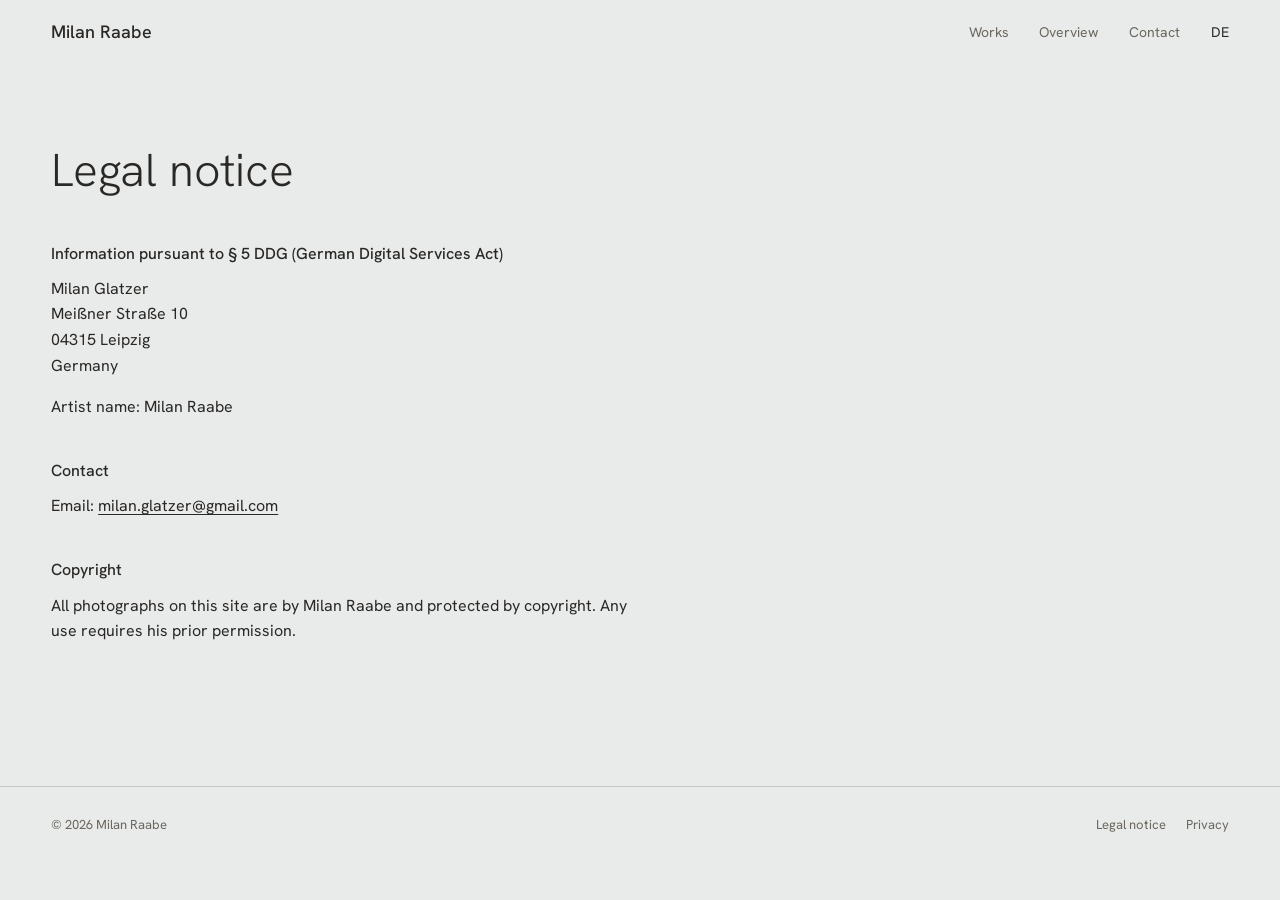
<file: en/legal-notice.html>
<!doctype html>
<html lang="en">
<head>
  <meta charset="utf-8">
  <meta name="viewport" content="width=device-width, initial-scale=1">
  <link rel="icon" href="../assets/icon-32.png?v=95fb1a4e" type="image/png" sizes="32x32">
  <link rel="apple-touch-icon" href="../assets/apple-touch-icon.png?v=d9a503a4">
  <title>Legal notice · Milan Raabe</title>
  <meta name="robots" content="noindex">
  <link rel="alternate" hreflang="de" href="https://milanraabe.de/impressum.html">
  <link rel="alternate" hreflang="en" href="https://milanraabe.de/en/legal-notice.html">
  <link rel="alternate" hreflang="x-default" href="https://milanraabe.de/impressum.html">
  <link rel="stylesheet" href="../assets/stil.css?v=255c70b8">
</head>
<body>
  <header class="kopf">
    <a class="kopf-name" href="./">Milan Raabe</a>
    <nav aria-label="Main navigation">
      <a class="nav-werke" href="./#werke">Works</a>
      <a class="nav-uebersicht" href="overview.html">Overview</a>
      <a class="nav-kontakt" href="./#kontakt">Contact</a>
      <a class="sprache" href="../impressum.html" lang="de" hreflang="de" title="Deutsche Version">DE</a>
    </nav>
  </header>
  <main class="rechtstext">
    <h1>Legal notice</h1>
    <h2>Information pursuant to § 5 DDG (German Digital Services Act)</h2>
    <p>Milan Glatzer<br>Meißner Straße 10<br>04315 Leipzig<br>Germany</p>
    <p>Artist name: Milan Raabe</p>
    <h2>Contact</h2>
    <p>Email: <a href="mailto:milan.glatzer@gmail.com">milan.glatzer@gmail.com</a></p>
    <h2>Copyright</h2>
    <p>All photographs on this site are by Milan Raabe and protected by copyright.
       Any use requires his prior permission.</p>
  </main>
  <footer class="fuss">
    <p>© 2026 Milan Raabe</p>
    <p class="fuss-links"><a href="legal-notice.html">Legal notice</a>
       <a href="privacy.html">Privacy</a></p>
  </footer>
</body>
</html>
</file>
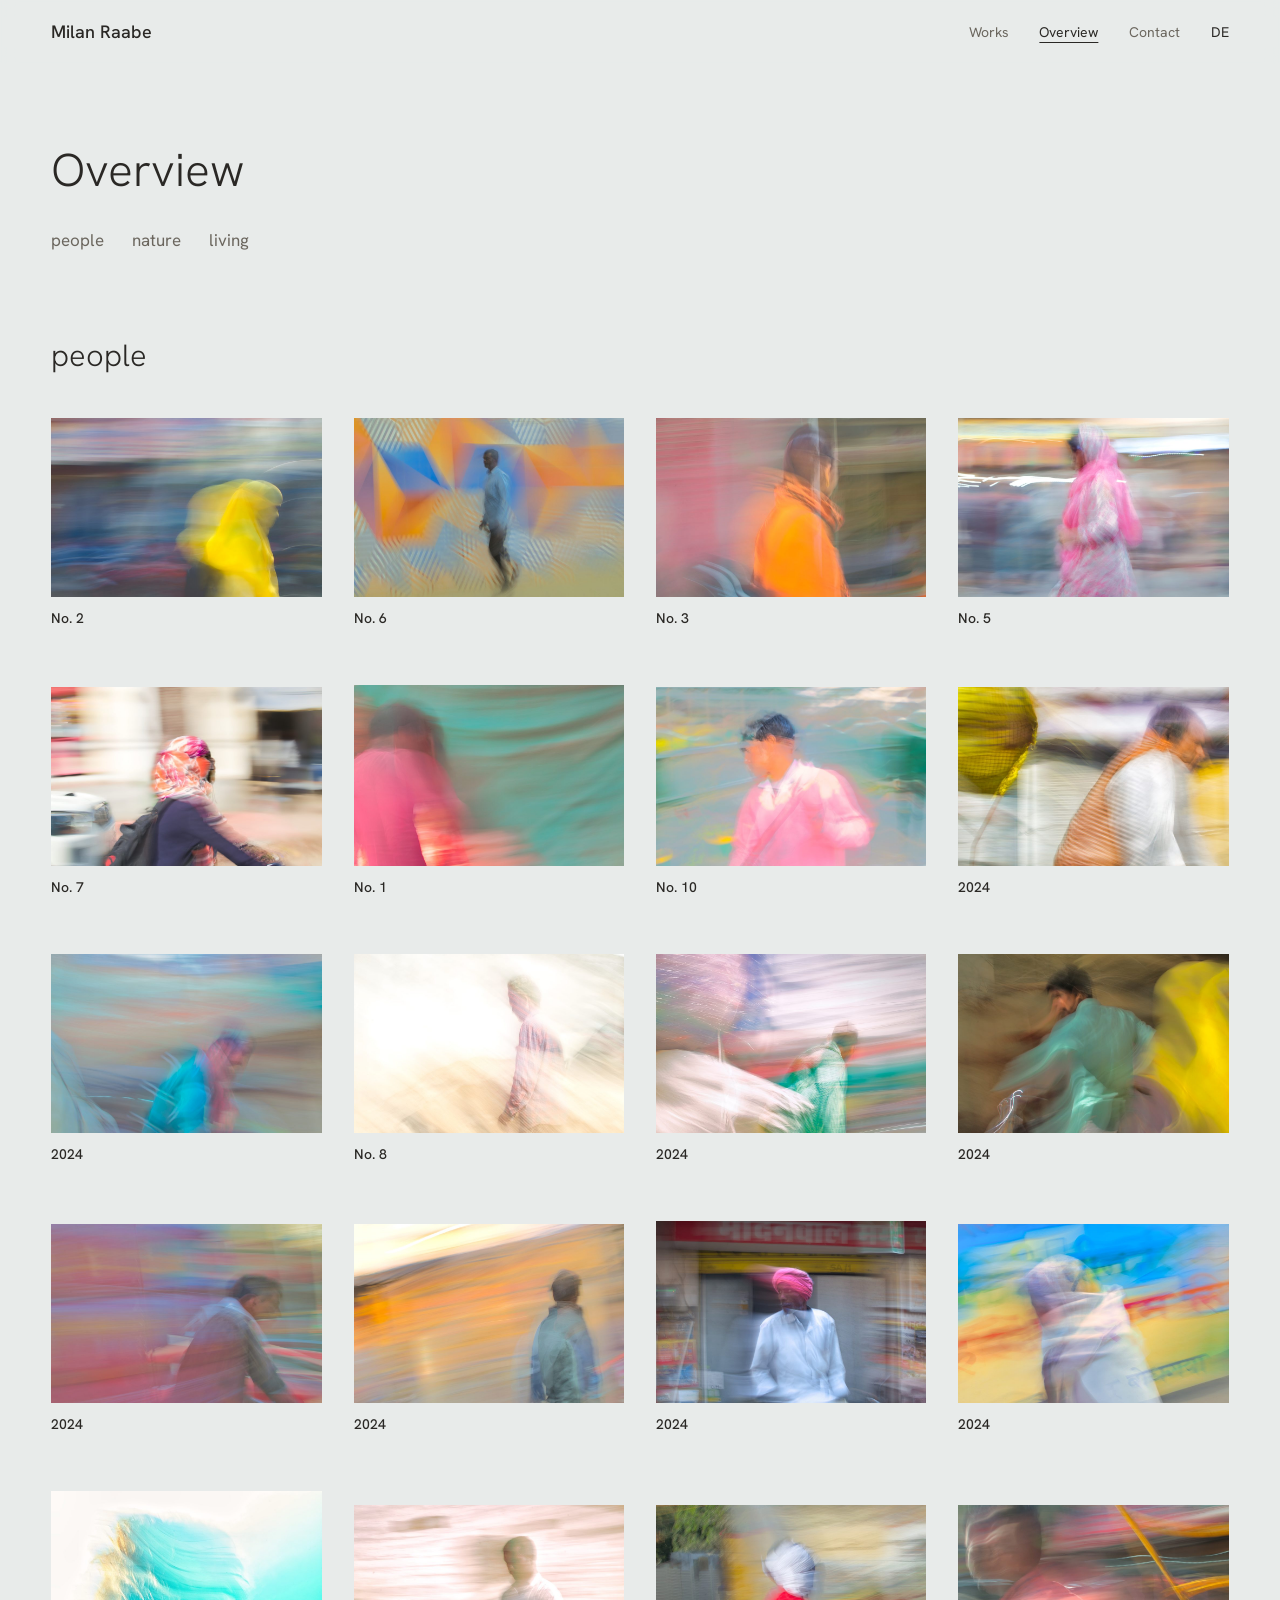
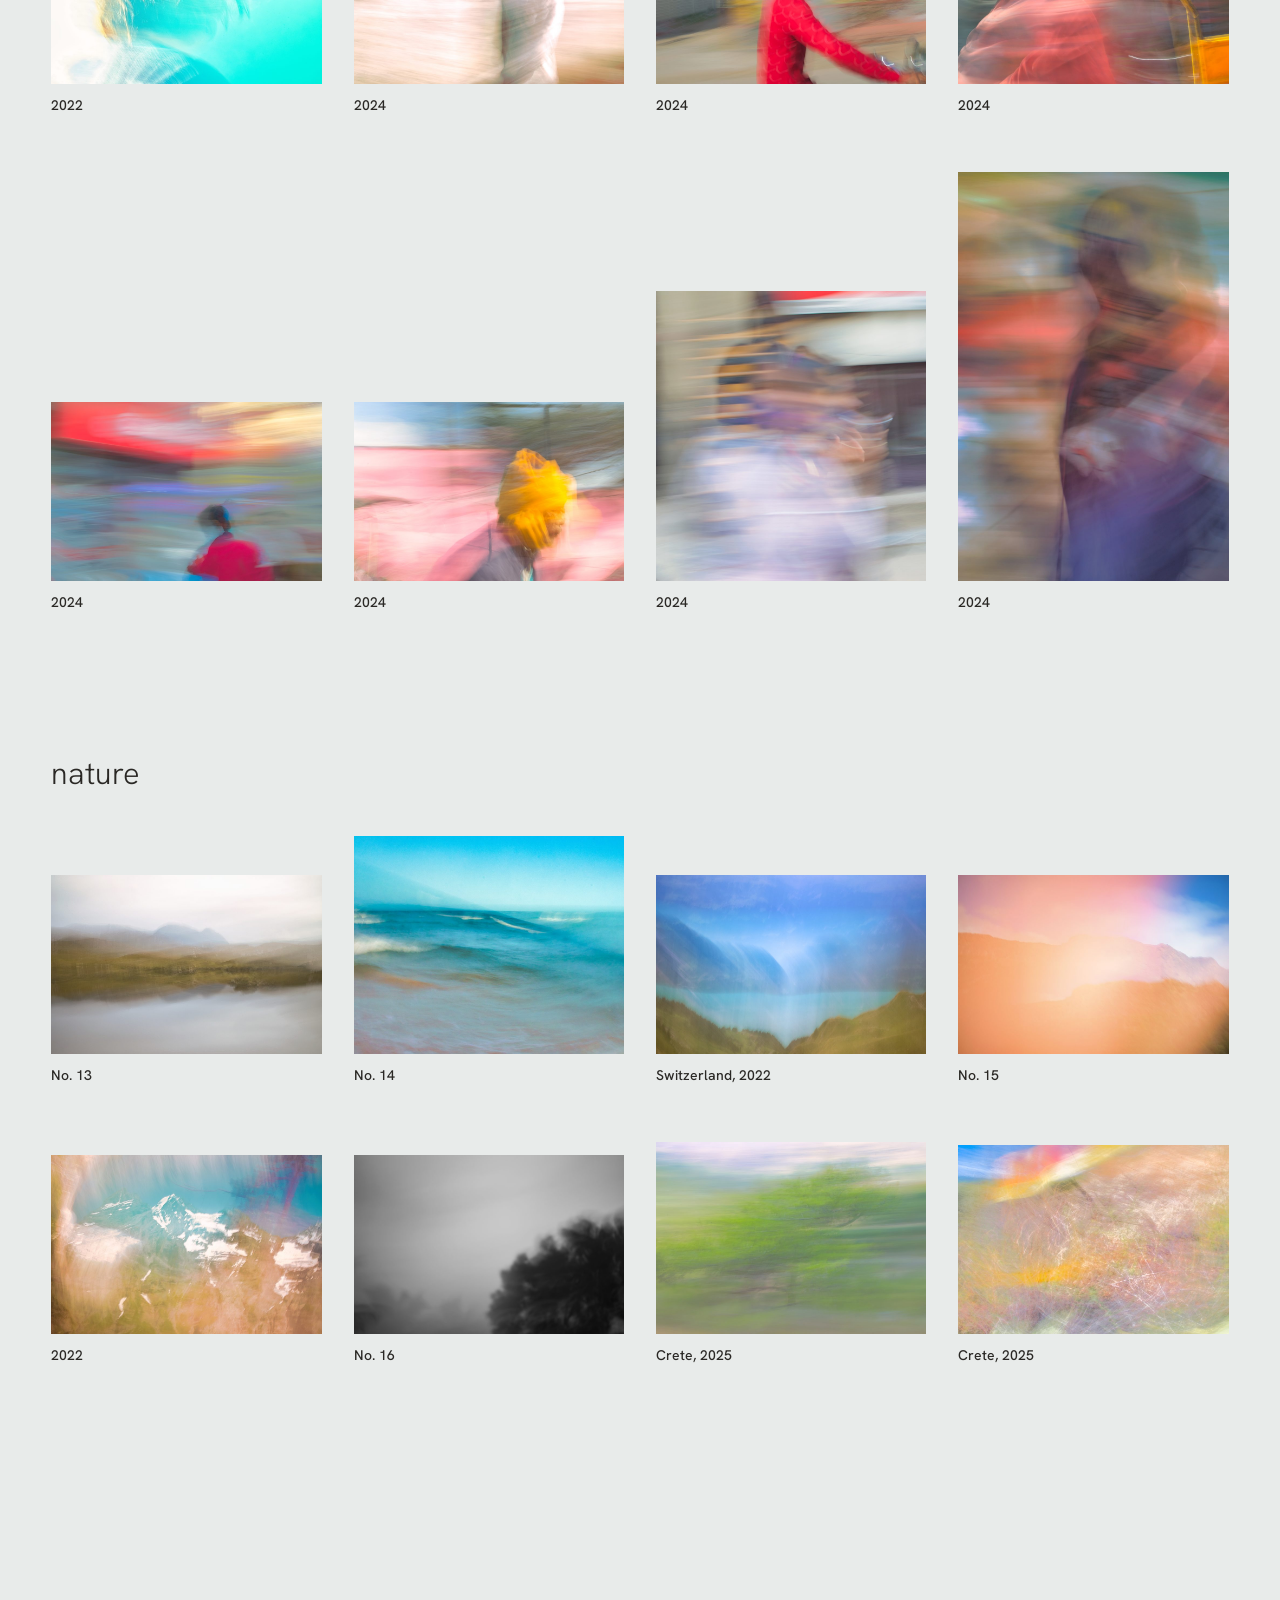
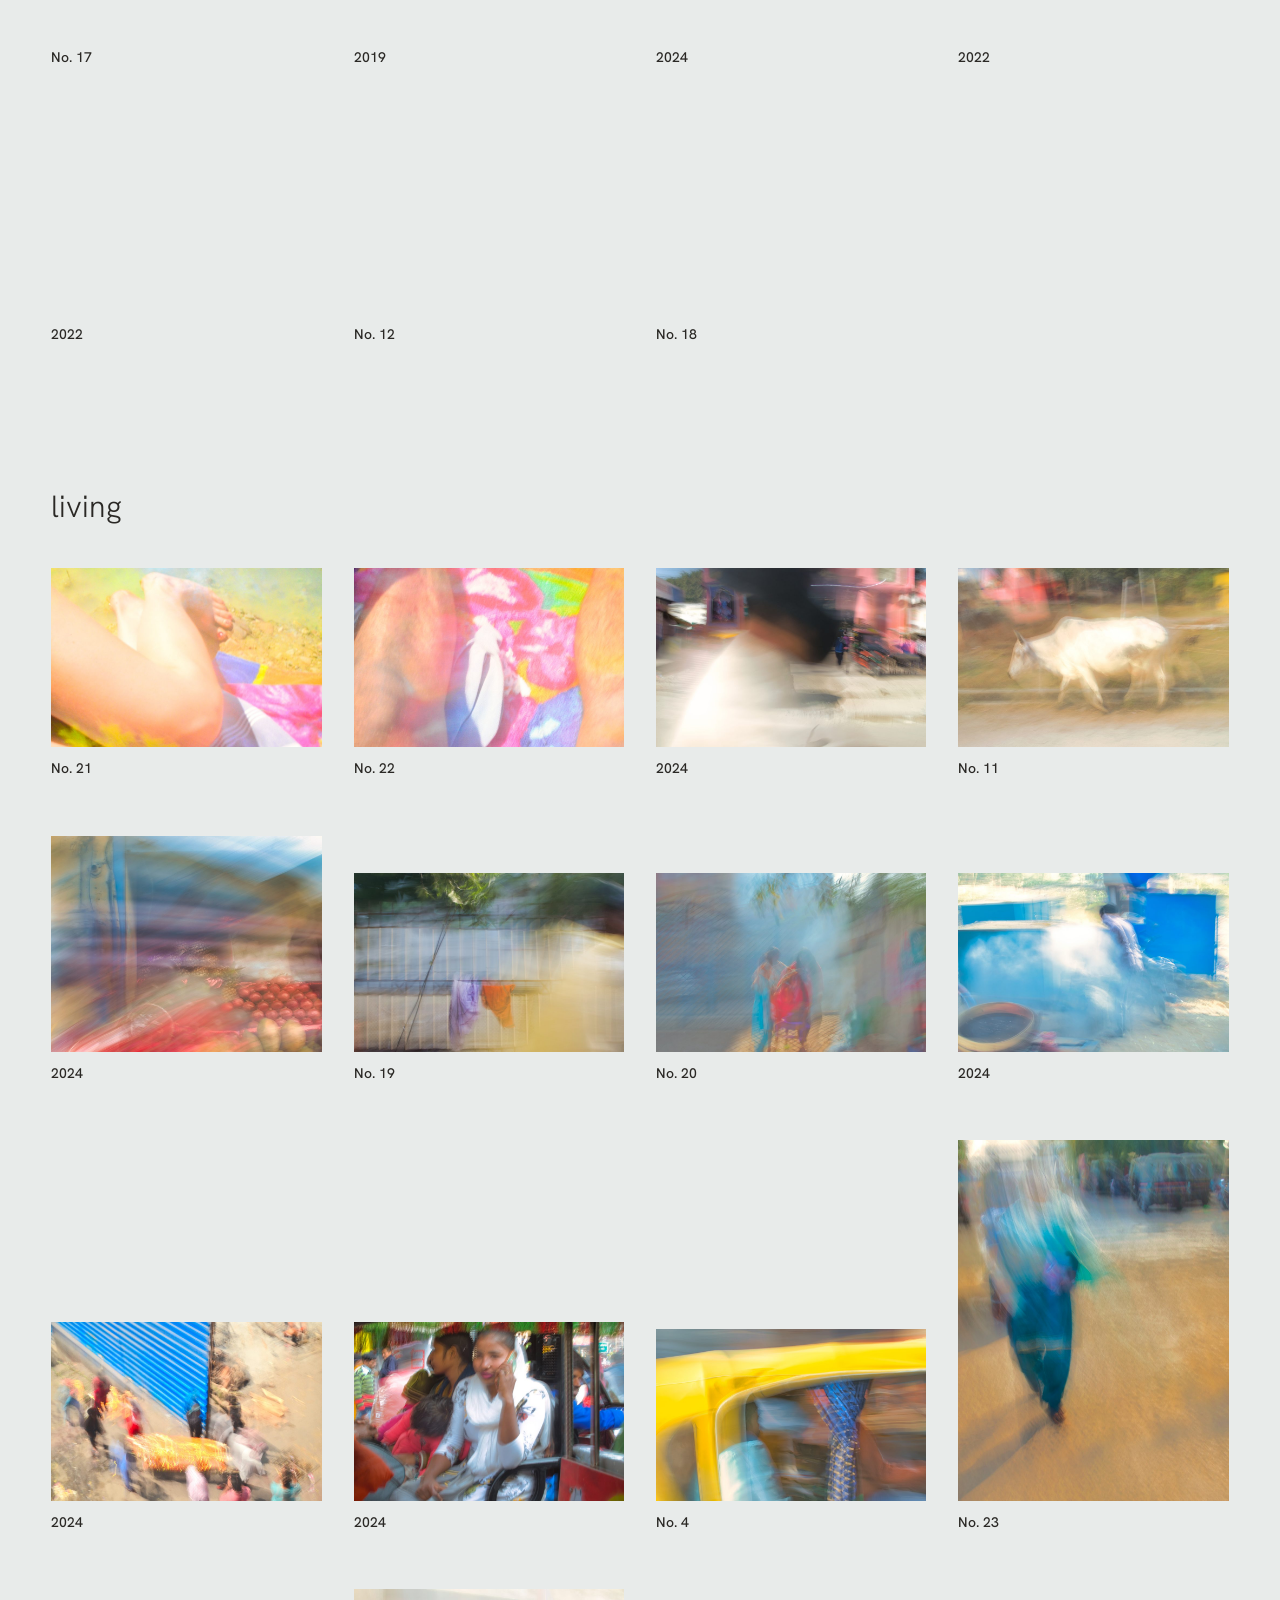
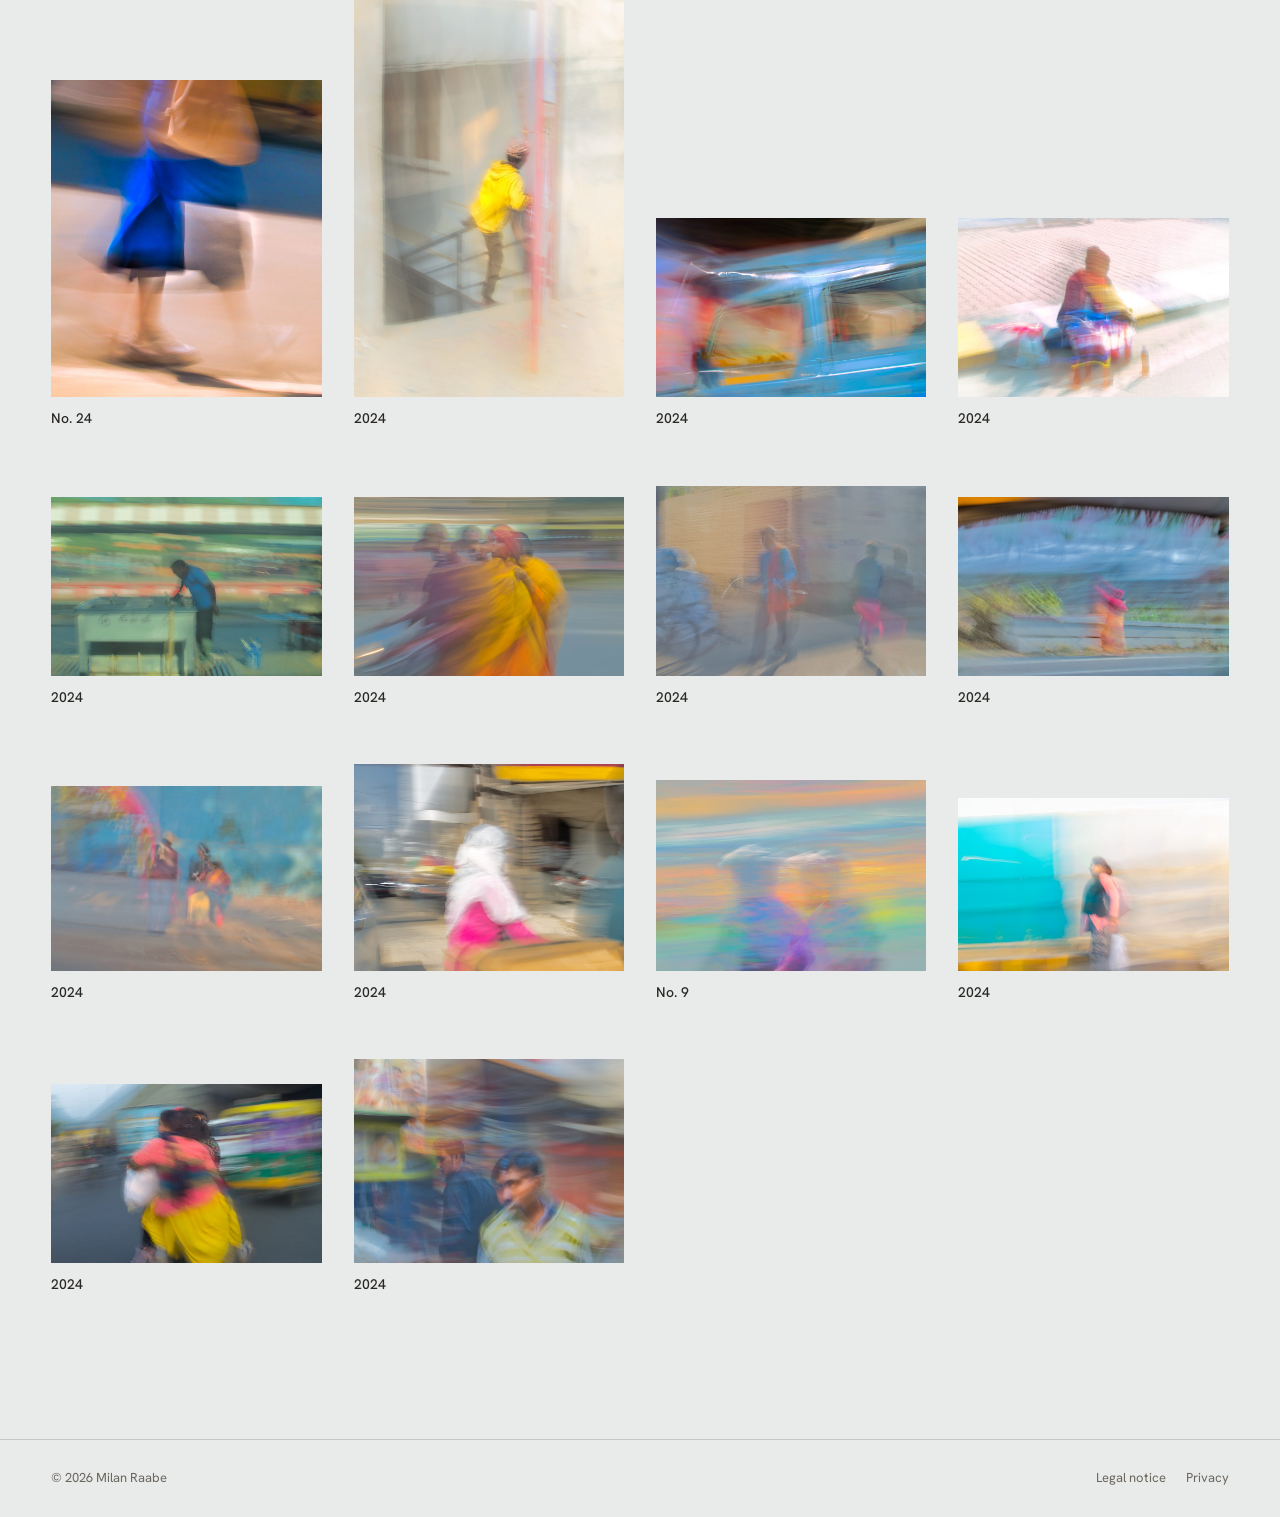
<file: en/overview.html>
<!doctype html>
<html lang="en">
<head>
  <meta charset="utf-8">
  <meta name="viewport" content="width=device-width, initial-scale=1">
  <link rel="icon" href="../assets/icon-32.png?v=95fb1a4e" type="image/png" sizes="32x32">
  <link rel="apple-touch-icon" href="../assets/apple-touch-icon.png?v=d9a503a4">
  <title>Overview · Milan Raabe</title>
  <meta name="description" content="Milan Raabe – photographer from Leipzig. Images in motion.">
  <link rel="canonical" href="https://milanraabe.de/en/overview.html">
  <meta property="og:type" content="website">
  <meta property="og:site_name" content="Milan Raabe">
  <meta property="og:locale" content="en_GB">
  <meta property="og:title" content="Overview · Milan Raabe">
  <meta property="og:description" content="Photography">
  <meta property="og:url" content="https://milanraabe.de/en/overview.html">
  <meta property="og:image" content="https://milanraabe.de/bilder/vorschau.jpg?v=08724b3e">
  <meta property="og:image:width" content="1200">
  <meta property="og:image:height" content="630">
  <meta name="twitter:card" content="summary_large_image">
  <link rel="alternate" hreflang="de" href="https://milanraabe.de/uebersicht.html">
  <link rel="alternate" hreflang="en" href="https://milanraabe.de/en/overview.html">
  <link rel="alternate" hreflang="x-default" href="https://milanraabe.de/uebersicht.html">
  <link rel="preload" href="../assets/fonts/hanken-grotesk-latin-300-normal.woff2" as="font" type="font/woff2" crossorigin>
  <link rel="stylesheet" href="../assets/stil.css?v=255c70b8">
</head>
<body>
  <header class="kopf">
    <a class="kopf-name" href="./">Milan Raabe</a>
    <nav aria-label="Main navigation">
      <a class="nav-werke" href="./#werke">Works</a>
      <a class="nav-uebersicht" href="overview.html" aria-current="page">Overview</a>
      <a class="nav-kontakt" href="./#kontakt">Contact</a>
      <a class="sprache" href="../uebersicht.html" lang="de" hreflang="de" title="Deutsche Version">DE</a>
    </nav>
  </header>
  <main class="uebersicht">
    <h1>Overview</h1>
    <nav class="kategorien-nav" aria-label="Categories"><a href="#mensch">people</a><a href="#natur">nature</a><a href="#leben">living</a></nav>
    
    <section class="kategorie" id="mensch" aria-labelledby="titel-mensch">
      <h2 id="titel-mensch">people</h2>
      <ul class="raster">
      <li>
        <a href="../bilder/werk-02-2400.jpg?v=8932e3a2" data-gross="../bilder/werk-02-2400.jpg?v=8932e3a2"
           data-srcset="../bilder/werk-02-1600.jpg?v=8932e3a2 1600w, ../bilder/werk-02-2400.jpg?v=8932e3a2 2400w"
           data-unterschrift="No. 2 · 2024" data-kennung="nr-2">
          <img src="../bilder/werk-02-1600.jpg?v=8932e3a2" srcset="../bilder/werk-02-1000.jpg?v=8932e3a2 1000w, ../bilder/werk-02-1600.jpg?v=8932e3a2 1600w, ../bilder/werk-02-2400.jpg?v=8932e3a2 2400w" sizes="(min-width: 1100px) 22vw, (min-width: 700px) 30vw, 45vw" width="1600" height="1059" alt="Photograph No. 2, 2024" loading="eager" decoding="async" fetchpriority="high">
          <span class="bu-nr">No. 2</span>
        </a>
      </li>
      <li>
        <a href="../bilder/werk-06-2400.jpg?v=62897602" data-gross="../bilder/werk-06-2400.jpg?v=62897602"
           data-srcset="../bilder/werk-06-1600.jpg?v=62897602 1600w, ../bilder/werk-06-2400.jpg?v=62897602 2400w"
           data-unterschrift="No. 6 · 2024" data-kennung="nr-6">
          <img src="../bilder/werk-06-1600.jpg?v=62897602" srcset="../bilder/werk-06-1000.jpg?v=62897602 1000w, ../bilder/werk-06-1600.jpg?v=62897602 1600w, ../bilder/werk-06-2400.jpg?v=62897602 2400w" sizes="(min-width: 1100px) 22vw, (min-width: 700px) 30vw, 45vw" width="1600" height="1059" alt="Photograph No. 6, 2024" loading="eager" decoding="async" fetchpriority="high">
          <span class="bu-nr">No. 6</span>
        </a>
      </li>
      <li>
        <a href="../bilder/werk-03-2400.jpg?v=a82a48ee" data-gross="../bilder/werk-03-2400.jpg?v=a82a48ee"
           data-srcset="../bilder/werk-03-1600.jpg?v=a82a48ee 1600w, ../bilder/werk-03-2400.jpg?v=a82a48ee 2400w"
           data-unterschrift="No. 3 · 2024" data-kennung="nr-3">
          <img src="../bilder/werk-03-1600.jpg?v=a82a48ee" srcset="../bilder/werk-03-1000.jpg?v=a82a48ee 1000w, ../bilder/werk-03-1600.jpg?v=a82a48ee 1600w, ../bilder/werk-03-2400.jpg?v=a82a48ee 2400w" sizes="(min-width: 1100px) 22vw, (min-width: 700px) 30vw, 45vw" width="1600" height="1059" alt="Photograph No. 3, 2024" loading="eager" decoding="async" fetchpriority="high">
          <span class="bu-nr">No. 3</span>
        </a>
      </li>
      <li>
        <a href="../bilder/werk-05-2400.jpg?v=bfdd6270" data-gross="../bilder/werk-05-2400.jpg?v=bfdd6270"
           data-srcset="../bilder/werk-05-1600.jpg?v=bfdd6270 1600w, ../bilder/werk-05-2400.jpg?v=bfdd6270 2400w"
           data-unterschrift="No. 5 · 2024" data-kennung="nr-5">
          <img src="../bilder/werk-05-1600.jpg?v=bfdd6270" srcset="../bilder/werk-05-1000.jpg?v=bfdd6270 1000w, ../bilder/werk-05-1600.jpg?v=bfdd6270 1600w, ../bilder/werk-05-2400.jpg?v=bfdd6270 2400w" sizes="(min-width: 1100px) 22vw, (min-width: 700px) 30vw, 45vw" width="1600" height="1061" alt="Photograph No. 5, 2024" loading="eager" decoding="async" fetchpriority="high">
          <span class="bu-nr">No. 5</span>
        </a>
      </li>
      <li>
        <a href="../bilder/werk-07-2400.jpg?v=18d64680" data-gross="../bilder/werk-07-2400.jpg?v=18d64680"
           data-srcset="../bilder/werk-07-1600.jpg?v=18d64680 1600w, ../bilder/werk-07-2400.jpg?v=18d64680 2400w"
           data-unterschrift="No. 7 · 2024" data-kennung="nr-7">
          <img src="../bilder/werk-07-1600.jpg?v=18d64680" srcset="../bilder/werk-07-1000.jpg?v=18d64680 1000w, ../bilder/werk-07-1600.jpg?v=18d64680 1600w, ../bilder/werk-07-2400.jpg?v=18d64680 2400w" sizes="(min-width: 1100px) 22vw, (min-width: 700px) 30vw, 45vw" width="1600" height="1059" alt="Photograph No. 7, 2024" loading="eager" decoding="async" fetchpriority="high">
          <span class="bu-nr">No. 7</span>
        </a>
      </li>
      <li>
        <a href="../bilder/werk-01-2400.jpg?v=a85094d5" data-gross="../bilder/werk-01-2400.jpg?v=a85094d5"
           data-srcset="../bilder/werk-01-1600.jpg?v=a85094d5 1600w, ../bilder/werk-01-2400.jpg?v=a85094d5 2400w"
           data-unterschrift="No. 1 · 2024" data-kennung="nr-1">
          <img src="../bilder/werk-01-1600.jpg?v=a85094d5" srcset="../bilder/werk-01-1000.jpg?v=a85094d5 1000w, ../bilder/werk-01-1600.jpg?v=a85094d5 1600w, ../bilder/werk-01-2400.jpg?v=a85094d5 2400w" sizes="(min-width: 1100px) 22vw, (min-width: 700px) 30vw, 45vw" width="1600" height="1067" alt="Photograph No. 1, 2024" loading="eager" decoding="async" fetchpriority="high">
          <span class="bu-nr">No. 1</span>
        </a>
      </li>
      <li>
        <a href="../bilder/werk-10-2400.jpg?v=af008b46" data-gross="../bilder/werk-10-2400.jpg?v=af008b46"
           data-srcset="../bilder/werk-10-1600.jpg?v=af008b46 1600w, ../bilder/werk-10-2400.jpg?v=af008b46 2400w"
           data-unterschrift="No. 10 · 2024" data-kennung="nr-10">
          <img src="../bilder/werk-10-1600.jpg?v=af008b46" srcset="../bilder/werk-10-1000.jpg?v=af008b46 1000w, ../bilder/werk-10-1600.jpg?v=af008b46 1600w, ../bilder/werk-10-2400.jpg?v=af008b46 2400w" sizes="(min-width: 1100px) 22vw, (min-width: 700px) 30vw, 45vw" width="1600" height="1059" alt="Photograph No. 10, 2024" loading="eager" decoding="async" fetchpriority="high">
          <span class="bu-nr">No. 10</span>
        </a>
      </li>
      <li>
        <a href="../bilder/extra-fe30160e-2400.jpg?v=8a07270a" data-gross="../bilder/extra-fe30160e-2400.jpg?v=8a07270a"
           data-srcset="../bilder/extra-fe30160e-1600.jpg?v=8a07270a 1600w, ../bilder/extra-fe30160e-2400.jpg?v=8a07270a 2400w"
           data-unterschrift="2024" data-kennung="x-fe30160e">
          <img src="../bilder/extra-fe30160e-1600.jpg?v=8a07270a" srcset="../bilder/extra-fe30160e-1000.jpg?v=8a07270a 1000w, ../bilder/extra-fe30160e-1600.jpg?v=8a07270a 1600w, ../bilder/extra-fe30160e-2400.jpg?v=8a07270a 2400w" sizes="(min-width: 1100px) 22vw, (min-width: 700px) 30vw, 45vw" width="1600" height="1059" alt="Photograph, 2024" loading="eager" decoding="async">
          <span class="bu-nr">2024</span>
        </a>
      </li>
      <li>
        <a href="../bilder/extra-d2e65b29-2400.jpg?v=8da341ce" data-gross="../bilder/extra-d2e65b29-2400.jpg?v=8da341ce"
           data-srcset="../bilder/extra-d2e65b29-1600.jpg?v=8da341ce 1600w, ../bilder/extra-d2e65b29-2400.jpg?v=8da341ce 2400w"
           data-unterschrift="2024" data-kennung="x-d2e65b29">
          <img src="../bilder/extra-d2e65b29-1600.jpg?v=8da341ce" srcset="../bilder/extra-d2e65b29-1000.jpg?v=8da341ce 1000w, ../bilder/extra-d2e65b29-1600.jpg?v=8da341ce 1600w, ../bilder/extra-d2e65b29-2400.jpg?v=8da341ce 2400w" sizes="(min-width: 1100px) 22vw, (min-width: 700px) 30vw, 45vw" width="1600" height="1059" alt="Photograph, 2024" loading="lazy" decoding="async">
          <span class="bu-nr">2024</span>
        </a>
      </li>
      <li>
        <a href="../bilder/werk-08-2400.jpg?v=5d80c003" data-gross="../bilder/werk-08-2400.jpg?v=5d80c003"
           data-srcset="../bilder/werk-08-1600.jpg?v=5d80c003 1600w, ../bilder/werk-08-2400.jpg?v=5d80c003 2400w"
           data-unterschrift="No. 8 · 2024" data-kennung="nr-8">
          <img src="../bilder/werk-08-1600.jpg?v=5d80c003" srcset="../bilder/werk-08-1000.jpg?v=5d80c003 1000w, ../bilder/werk-08-1600.jpg?v=5d80c003 1600w, ../bilder/werk-08-2400.jpg?v=5d80c003 2400w" sizes="(min-width: 1100px) 22vw, (min-width: 700px) 30vw, 45vw" width="1600" height="1059" alt="Photograph No. 8, 2024" loading="lazy" decoding="async">
          <span class="bu-nr">No. 8</span>
        </a>
      </li>
      <li>
        <a href="../bilder/extra-6c737cbb-2400.jpg?v=259528c1" data-gross="../bilder/extra-6c737cbb-2400.jpg?v=259528c1"
           data-srcset="../bilder/extra-6c737cbb-1600.jpg?v=259528c1 1600w, ../bilder/extra-6c737cbb-2400.jpg?v=259528c1 2400w"
           data-unterschrift="2024" data-kennung="x-6c737cbb">
          <img src="../bilder/extra-6c737cbb-1600.jpg?v=259528c1" srcset="../bilder/extra-6c737cbb-1000.jpg?v=259528c1 1000w, ../bilder/extra-6c737cbb-1600.jpg?v=259528c1 1600w, ../bilder/extra-6c737cbb-2400.jpg?v=259528c1 2400w" sizes="(min-width: 1100px) 22vw, (min-width: 700px) 30vw, 45vw" width="1600" height="1059" alt="Photograph, 2024" loading="lazy" decoding="async">
          <span class="bu-nr">2024</span>
        </a>
      </li>
      <li>
        <a href="../bilder/extra-473f378a-2400.jpg?v=c790ddd7" data-gross="../bilder/extra-473f378a-2400.jpg?v=c790ddd7"
           data-srcset="../bilder/extra-473f378a-1600.jpg?v=c790ddd7 1600w, ../bilder/extra-473f378a-2400.jpg?v=c790ddd7 2400w"
           data-unterschrift="2024" data-kennung="x-473f378a">
          <img src="../bilder/extra-473f378a-1600.jpg?v=c790ddd7" srcset="../bilder/extra-473f378a-1000.jpg?v=c790ddd7 1000w, ../bilder/extra-473f378a-1600.jpg?v=c790ddd7 1600w, ../bilder/extra-473f378a-2400.jpg?v=c790ddd7 2400w" sizes="(min-width: 1100px) 22vw, (min-width: 700px) 30vw, 45vw" width="1600" height="1059" alt="Photograph, 2024" loading="lazy" decoding="async">
          <span class="bu-nr">2024</span>
        </a>
      </li>
      <li>
        <a href="../bilder/extra-4ca157df-2400.jpg?v=58b01424" data-gross="../bilder/extra-4ca157df-2400.jpg?v=58b01424"
           data-srcset="../bilder/extra-4ca157df-1600.jpg?v=58b01424 1600w, ../bilder/extra-4ca157df-2400.jpg?v=58b01424 2400w"
           data-unterschrift="2024" data-kennung="x-4ca157df">
          <img src="../bilder/extra-4ca157df-1600.jpg?v=58b01424" srcset="../bilder/extra-4ca157df-1000.jpg?v=58b01424 1000w, ../bilder/extra-4ca157df-1600.jpg?v=58b01424 1600w, ../bilder/extra-4ca157df-2400.jpg?v=58b01424 2400w" sizes="(min-width: 1100px) 22vw, (min-width: 700px) 30vw, 45vw" width="1600" height="1059" alt="Photograph, 2024" loading="lazy" decoding="async">
          <span class="bu-nr">2024</span>
        </a>
      </li>
      <li>
        <a href="../bilder/extra-342f384c-2400.jpg?v=74d73621" data-gross="../bilder/extra-342f384c-2400.jpg?v=74d73621"
           data-srcset="../bilder/extra-342f384c-1600.jpg?v=74d73621 1600w, ../bilder/extra-342f384c-2400.jpg?v=74d73621 2400w"
           data-unterschrift="2024" data-kennung="x-342f384c">
          <img src="../bilder/extra-342f384c-1600.jpg?v=74d73621" srcset="../bilder/extra-342f384c-1000.jpg?v=74d73621 1000w, ../bilder/extra-342f384c-1600.jpg?v=74d73621 1600w, ../bilder/extra-342f384c-2400.jpg?v=74d73621 2400w" sizes="(min-width: 1100px) 22vw, (min-width: 700px) 30vw, 45vw" width="1600" height="1059" alt="Photograph, 2024" loading="lazy" decoding="async">
          <span class="bu-nr">2024</span>
        </a>
      </li>
      <li>
        <a href="../bilder/extra-9d77de5a-2400.jpg?v=117ffacd" data-gross="../bilder/extra-9d77de5a-2400.jpg?v=117ffacd"
           data-srcset="../bilder/extra-9d77de5a-1600.jpg?v=117ffacd 1600w, ../bilder/extra-9d77de5a-2400.jpg?v=117ffacd 2400w"
           data-unterschrift="2024" data-kennung="x-9d77de5a">
          <img src="../bilder/extra-9d77de5a-1600.jpg?v=117ffacd" srcset="../bilder/extra-9d77de5a-1000.jpg?v=117ffacd 1000w, ../bilder/extra-9d77de5a-1600.jpg?v=117ffacd 1600w, ../bilder/extra-9d77de5a-2400.jpg?v=117ffacd 2400w" sizes="(min-width: 1100px) 22vw, (min-width: 700px) 30vw, 45vw" width="1600" height="1072" alt="Photograph, 2024" loading="lazy" decoding="async">
          <span class="bu-nr">2024</span>
        </a>
      </li>
      <li>
        <a href="../bilder/extra-6743c449-2400.jpg?v=1041cf66" data-gross="../bilder/extra-6743c449-2400.jpg?v=1041cf66"
           data-srcset="../bilder/extra-6743c449-1600.jpg?v=1041cf66 1600w, ../bilder/extra-6743c449-2400.jpg?v=1041cf66 2400w"
           data-unterschrift="2024" data-kennung="x-6743c449">
          <img src="../bilder/extra-6743c449-1600.jpg?v=1041cf66" srcset="../bilder/extra-6743c449-1000.jpg?v=1041cf66 1000w, ../bilder/extra-6743c449-1600.jpg?v=1041cf66 1600w, ../bilder/extra-6743c449-2400.jpg?v=1041cf66 2400w" sizes="(min-width: 1100px) 22vw, (min-width: 700px) 30vw, 45vw" width="1600" height="1059" alt="Photograph, 2024" loading="lazy" decoding="async">
          <span class="bu-nr">2024</span>
        </a>
      </li>
      <li>
        <a href="../bilder/extra-eb724d37-2400.jpg?v=6e65e4b4" data-gross="../bilder/extra-eb724d37-2400.jpg?v=6e65e4b4"
           data-srcset="../bilder/extra-eb724d37-1600.jpg?v=6e65e4b4 1600w, ../bilder/extra-eb724d37-2400.jpg?v=6e65e4b4 2400w"
           data-unterschrift="2022" data-kennung="x-eb724d37">
          <img src="../bilder/extra-eb724d37-1600.jpg?v=6e65e4b4" srcset="../bilder/extra-eb724d37-1000.jpg?v=6e65e4b4 1000w, ../bilder/extra-eb724d37-1600.jpg?v=6e65e4b4 1600w, ../bilder/extra-eb724d37-2400.jpg?v=6e65e4b4 2400w" sizes="(min-width: 1100px) 22vw, (min-width: 700px) 30vw, 45vw" width="1600" height="1142" alt="Photograph, 2022" loading="lazy" decoding="async">
          <span class="bu-nr">2022</span>
        </a>
      </li>
      <li>
        <a href="../bilder/extra-31247dca-2400.jpg?v=9a8fd2c7" data-gross="../bilder/extra-31247dca-2400.jpg?v=9a8fd2c7"
           data-srcset="../bilder/extra-31247dca-1600.jpg?v=9a8fd2c7 1600w, ../bilder/extra-31247dca-2400.jpg?v=9a8fd2c7 2400w"
           data-unterschrift="2024" data-kennung="x-31247dca">
          <img src="../bilder/extra-31247dca-1600.jpg?v=9a8fd2c7" srcset="../bilder/extra-31247dca-1000.jpg?v=9a8fd2c7 1000w, ../bilder/extra-31247dca-1600.jpg?v=9a8fd2c7 1600w, ../bilder/extra-31247dca-2400.jpg?v=9a8fd2c7 2400w" sizes="(min-width: 1100px) 22vw, (min-width: 700px) 30vw, 45vw" width="1600" height="1059" alt="Photograph, 2024" loading="lazy" decoding="async">
          <span class="bu-nr">2024</span>
        </a>
      </li>
      <li>
        <a href="../bilder/extra-a7a742ce-2400.jpg?v=e1a09123" data-gross="../bilder/extra-a7a742ce-2400.jpg?v=e1a09123"
           data-srcset="../bilder/extra-a7a742ce-1600.jpg?v=e1a09123 1600w, ../bilder/extra-a7a742ce-2400.jpg?v=e1a09123 2400w"
           data-unterschrift="2024" data-kennung="x-a7a742ce">
          <img src="../bilder/extra-a7a742ce-1600.jpg?v=e1a09123" srcset="../bilder/extra-a7a742ce-1000.jpg?v=e1a09123 1000w, ../bilder/extra-a7a742ce-1600.jpg?v=e1a09123 1600w, ../bilder/extra-a7a742ce-2400.jpg?v=e1a09123 2400w" sizes="(min-width: 1100px) 22vw, (min-width: 700px) 30vw, 45vw" width="1600" height="1059" alt="Photograph, 2024" loading="lazy" decoding="async">
          <span class="bu-nr">2024</span>
        </a>
      </li>
      <li>
        <a href="../bilder/extra-573d9cc9-2400.jpg?v=6b5d8fe8" data-gross="../bilder/extra-573d9cc9-2400.jpg?v=6b5d8fe8"
           data-srcset="../bilder/extra-573d9cc9-1600.jpg?v=6b5d8fe8 1600w, ../bilder/extra-573d9cc9-2400.jpg?v=6b5d8fe8 2400w"
           data-unterschrift="2024" data-kennung="x-573d9cc9">
          <img src="../bilder/extra-573d9cc9-1600.jpg?v=6b5d8fe8" srcset="../bilder/extra-573d9cc9-1000.jpg?v=6b5d8fe8 1000w, ../bilder/extra-573d9cc9-1600.jpg?v=6b5d8fe8 1600w, ../bilder/extra-573d9cc9-2400.jpg?v=6b5d8fe8 2400w" sizes="(min-width: 1100px) 22vw, (min-width: 700px) 30vw, 45vw" width="1600" height="1059" alt="Photograph, 2024" loading="lazy" decoding="async">
          <span class="bu-nr">2024</span>
        </a>
      </li>
      <li>
        <a href="../bilder/extra-30e990a7-2400.jpg?v=90df6891" data-gross="../bilder/extra-30e990a7-2400.jpg?v=90df6891"
           data-srcset="../bilder/extra-30e990a7-1600.jpg?v=90df6891 1600w, ../bilder/extra-30e990a7-2400.jpg?v=90df6891 2400w"
           data-unterschrift="2024" data-kennung="x-30e990a7">
          <img src="../bilder/extra-30e990a7-1600.jpg?v=90df6891" srcset="../bilder/extra-30e990a7-1000.jpg?v=90df6891 1000w, ../bilder/extra-30e990a7-1600.jpg?v=90df6891 1600w, ../bilder/extra-30e990a7-2400.jpg?v=90df6891 2400w" sizes="(min-width: 1100px) 22vw, (min-width: 700px) 30vw, 45vw" width="1600" height="1059" alt="Photograph, 2024" loading="lazy" decoding="async">
          <span class="bu-nr">2024</span>
        </a>
      </li>
      <li>
        <a href="../bilder/extra-ffd5abf0-2400.jpg?v=acf3fd87" data-gross="../bilder/extra-ffd5abf0-2400.jpg?v=acf3fd87"
           data-srcset="../bilder/extra-ffd5abf0-1600.jpg?v=acf3fd87 1600w, ../bilder/extra-ffd5abf0-2400.jpg?v=acf3fd87 2400w"
           data-unterschrift="2024" data-kennung="x-ffd5abf0">
          <img src="../bilder/extra-ffd5abf0-1600.jpg?v=acf3fd87" srcset="../bilder/extra-ffd5abf0-1000.jpg?v=acf3fd87 1000w, ../bilder/extra-ffd5abf0-1600.jpg?v=acf3fd87 1600w, ../bilder/extra-ffd5abf0-2400.jpg?v=acf3fd87 2400w" sizes="(min-width: 1100px) 22vw, (min-width: 700px) 30vw, 45vw" width="1600" height="1059" alt="Photograph, 2024" loading="lazy" decoding="async">
          <span class="bu-nr">2024</span>
        </a>
      </li>
      <li>
        <a href="../bilder/extra-1d6de5aa-2400.jpg?v=4d734ae4" data-gross="../bilder/extra-1d6de5aa-2400.jpg?v=4d734ae4"
           data-srcset="../bilder/extra-1d6de5aa-1600.jpg?v=4d734ae4 1600w, ../bilder/extra-1d6de5aa-2400.jpg?v=4d734ae4 2400w"
           data-unterschrift="2024" data-kennung="x-1d6de5aa">
          <img src="../bilder/extra-1d6de5aa-1600.jpg?v=4d734ae4" srcset="../bilder/extra-1d6de5aa-1000.jpg?v=4d734ae4 1000w, ../bilder/extra-1d6de5aa-1600.jpg?v=4d734ae4 1600w, ../bilder/extra-1d6de5aa-2400.jpg?v=4d734ae4 2400w" sizes="(min-width: 1100px) 22vw, (min-width: 700px) 30vw, 45vw" width="1600" height="1715" alt="Photograph, 2024" loading="lazy" decoding="async">
          <span class="bu-nr">2024</span>
        </a>
      </li>
      <li>
        <a href="../bilder/extra-83da30e9-2400.jpg?v=aff7f1fd" data-gross="../bilder/extra-83da30e9-2400.jpg?v=aff7f1fd"
           data-srcset="../bilder/extra-83da30e9-1600.jpg?v=aff7f1fd 1600w, ../bilder/extra-83da30e9-2400.jpg?v=aff7f1fd 2400w"
           data-unterschrift="2024" data-kennung="x-83da30e9">
          <img src="../bilder/extra-83da30e9-1600.jpg?v=aff7f1fd" srcset="../bilder/extra-83da30e9-1000.jpg?v=aff7f1fd 1000w, ../bilder/extra-83da30e9-1600.jpg?v=aff7f1fd 1600w, ../bilder/extra-83da30e9-2400.jpg?v=aff7f1fd 2400w" sizes="(min-width: 1100px) 22vw, (min-width: 700px) 30vw, 45vw" width="1600" height="2416" alt="Photograph, 2024" loading="lazy" decoding="async">
          <span class="bu-nr">2024</span>
        </a>
      </li>
      </ul>
    </section>
    <section class="kategorie" id="natur" aria-labelledby="titel-natur">
      <h2 id="titel-natur">nature</h2>
      <ul class="raster">
      <li>
        <a href="../bilder/werk-13-2400.jpg?v=c31e1276" data-gross="../bilder/werk-13-2400.jpg?v=c31e1276"
           data-srcset="../bilder/werk-13-1600.jpg?v=c31e1276 1600w, ../bilder/werk-13-2400.jpg?v=c31e1276 2400w"
           data-unterschrift="No. 13 · Scotland, 2022" data-kennung="nr-13">
          <img src="../bilder/werk-13-1600.jpg?v=c31e1276" srcset="../bilder/werk-13-1000.jpg?v=c31e1276 1000w, ../bilder/werk-13-1600.jpg?v=c31e1276 1600w, ../bilder/werk-13-2400.jpg?v=c31e1276 2400w" sizes="(min-width: 1100px) 22vw, (min-width: 700px) 30vw, 45vw" width="1600" height="1061" alt="Photograph No. 13, Scotland, 2022" loading="lazy" decoding="async">
          <span class="bu-nr">No. 13</span>
        </a>
      </li>
      <li>
        <a href="../bilder/werk-14-2400.jpg?v=5716b65f" data-gross="../bilder/werk-14-2400.jpg?v=5716b65f"
           data-srcset="../bilder/werk-14-1600.jpg?v=5716b65f 1600w, ../bilder/werk-14-2400.jpg?v=5716b65f 2400w"
           data-unterschrift="No. 14 · Bahia, Brazil, 2022" data-kennung="nr-14">
          <img src="../bilder/werk-14-1600.jpg?v=5716b65f" srcset="../bilder/werk-14-1000.jpg?v=5716b65f 1000w, ../bilder/werk-14-1600.jpg?v=5716b65f 1600w, ../bilder/werk-14-2400.jpg?v=5716b65f 2400w" sizes="(min-width: 1100px) 22vw, (min-width: 700px) 30vw, 45vw" width="1600" height="1290" alt="Photograph No. 14, Bahia, Brazil, 2022" loading="lazy" decoding="async">
          <span class="bu-nr">No. 14</span>
        </a>
      </li>
      <li>
        <a href="../bilder/extra-297beeac-2400.jpg?v=e291123b" data-gross="../bilder/extra-297beeac-2400.jpg?v=e291123b"
           data-srcset="../bilder/extra-297beeac-1600.jpg?v=e291123b 1600w, ../bilder/extra-297beeac-2400.jpg?v=e291123b 2400w"
           data-unterschrift="Switzerland, 2022" data-kennung="x-297beeac">
          <img src="../bilder/extra-297beeac-1600.jpg?v=e291123b" srcset="../bilder/extra-297beeac-1000.jpg?v=e291123b 1000w, ../bilder/extra-297beeac-1600.jpg?v=e291123b 1600w, ../bilder/extra-297beeac-2400.jpg?v=e291123b 2400w" sizes="(min-width: 1100px) 22vw, (min-width: 700px) 30vw, 45vw" width="1600" height="1059" alt="Photograph, Switzerland, 2022" loading="lazy" decoding="async">
          <span class="bu-nr">Switzerland, 2022</span>
        </a>
      </li>
      <li>
        <a href="../bilder/werk-15-2400.jpg?v=93564bbb" data-gross="../bilder/werk-15-2400.jpg?v=93564bbb"
           data-srcset="../bilder/werk-15-1600.jpg?v=93564bbb 1600w, ../bilder/werk-15-2400.jpg?v=93564bbb 2400w"
           data-unterschrift="No. 15 · Edinburgh, 2022" data-kennung="nr-15">
          <img src="../bilder/werk-15-1600.jpg?v=93564bbb" srcset="../bilder/werk-15-1000.jpg?v=93564bbb 1000w, ../bilder/werk-15-1600.jpg?v=93564bbb 1600w, ../bilder/werk-15-2400.jpg?v=93564bbb 2400w" sizes="(min-width: 1100px) 22vw, (min-width: 700px) 30vw, 45vw" width="1600" height="1059" alt="Photograph No. 15, Edinburgh, 2022" loading="lazy" decoding="async">
          <span class="bu-nr">No. 15</span>
        </a>
      </li>
      <li>
        <a href="../bilder/extra-84aba18a-2400.jpg?v=3eeae81a" data-gross="../bilder/extra-84aba18a-2400.jpg?v=3eeae81a"
           data-srcset="../bilder/extra-84aba18a-1600.jpg?v=3eeae81a 1600w, ../bilder/extra-84aba18a-2400.jpg?v=3eeae81a 2400w"
           data-unterschrift="2022" data-kennung="x-84aba18a">
          <img src="../bilder/extra-84aba18a-1600.jpg?v=3eeae81a" srcset="../bilder/extra-84aba18a-1000.jpg?v=3eeae81a 1000w, ../bilder/extra-84aba18a-1600.jpg?v=3eeae81a 1600w, ../bilder/extra-84aba18a-2400.jpg?v=3eeae81a 2400w" sizes="(min-width: 1100px) 22vw, (min-width: 700px) 30vw, 45vw" width="1600" height="1059" alt="Photograph, 2022" loading="lazy" decoding="async">
          <span class="bu-nr">2022</span>
        </a>
      </li>
      <li>
        <a href="../bilder/werk-16-2400.jpg?v=ad50a526" data-gross="../bilder/werk-16-2400.jpg?v=ad50a526"
           data-srcset="../bilder/werk-16-1600.jpg?v=ad50a526 1600w, ../bilder/werk-16-2400.jpg?v=ad50a526 2400w"
           data-unterschrift="No. 16 · Scotland, 2022" data-kennung="nr-16">
          <img src="../bilder/werk-16-1600.jpg?v=ad50a526" srcset="../bilder/werk-16-1000.jpg?v=ad50a526 1000w, ../bilder/werk-16-1600.jpg?v=ad50a526 1600w, ../bilder/werk-16-2400.jpg?v=ad50a526 2400w" sizes="(min-width: 1100px) 22vw, (min-width: 700px) 30vw, 45vw" width="1600" height="1059" alt="Photograph No. 16, Scotland, 2022" loading="lazy" decoding="async">
          <span class="bu-nr">No. 16</span>
        </a>
      </li>
      <li>
        <a href="../bilder/extra-0e48af24-2400.jpg?v=0132d1e9" data-gross="../bilder/extra-0e48af24-2400.jpg?v=0132d1e9"
           data-srcset="../bilder/extra-0e48af24-1600.jpg?v=0132d1e9 1600w, ../bilder/extra-0e48af24-2400.jpg?v=0132d1e9 2400w"
           data-unterschrift="Crete, 2025" data-kennung="x-0e48af24">
          <img src="../bilder/extra-0e48af24-1600.jpg?v=0132d1e9" srcset="../bilder/extra-0e48af24-1000.jpg?v=0132d1e9 1000w, ../bilder/extra-0e48af24-1600.jpg?v=0132d1e9 1600w, ../bilder/extra-0e48af24-2400.jpg?v=0132d1e9 2400w" sizes="(min-width: 1100px) 22vw, (min-width: 700px) 30vw, 45vw" width="1600" height="1136" alt="Photograph, Crete, 2025" loading="lazy" decoding="async">
          <span class="bu-nr">Crete, 2025</span>
        </a>
      </li>
      <li>
        <a href="../bilder/extra-90b91087-2400.jpg?v=24803ae1" data-gross="../bilder/extra-90b91087-2400.jpg?v=24803ae1"
           data-srcset="../bilder/extra-90b91087-1600.jpg?v=24803ae1 1600w, ../bilder/extra-90b91087-2400.jpg?v=24803ae1 2400w"
           data-unterschrift="Crete, 2025" data-kennung="x-90b91087">
          <img src="../bilder/extra-90b91087-1600.jpg?v=24803ae1" srcset="../bilder/extra-90b91087-1000.jpg?v=24803ae1 1000w, ../bilder/extra-90b91087-1600.jpg?v=24803ae1 1600w, ../bilder/extra-90b91087-2400.jpg?v=24803ae1 2400w" sizes="(min-width: 1100px) 22vw, (min-width: 700px) 30vw, 45vw" width="1600" height="1122" alt="Photograph, Crete, 2025" loading="lazy" decoding="async">
          <span class="bu-nr">Crete, 2025</span>
        </a>
      </li>
      <li>
        <a href="../bilder/werk-17-2400.jpg?v=22597dfd" data-gross="../bilder/werk-17-2400.jpg?v=22597dfd"
           data-srcset="../bilder/werk-17-1600.jpg?v=22597dfd 1600w, ../bilder/werk-17-2400.jpg?v=22597dfd 2400w"
           data-unterschrift="No. 17 · Scotland, 2022" data-kennung="nr-17">
          <img src="../bilder/werk-17-1600.jpg?v=22597dfd" srcset="../bilder/werk-17-1000.jpg?v=22597dfd 1000w, ../bilder/werk-17-1600.jpg?v=22597dfd 1600w, ../bilder/werk-17-2400.jpg?v=22597dfd 2400w" sizes="(min-width: 1100px) 22vw, (min-width: 700px) 30vw, 45vw" width="1600" height="1059" alt="Photograph No. 17, Scotland, 2022" loading="lazy" decoding="async">
          <span class="bu-nr">No. 17</span>
        </a>
      </li>
      <li>
        <a href="../bilder/extra-7ce9e44b-2400.jpg?v=9ab4393f" data-gross="../bilder/extra-7ce9e44b-2400.jpg?v=9ab4393f"
           data-srcset="../bilder/extra-7ce9e44b-1600.jpg?v=9ab4393f 1600w, ../bilder/extra-7ce9e44b-2400.jpg?v=9ab4393f 2400w"
           data-unterschrift="2019" data-kennung="x-7ce9e44b">
          <img src="../bilder/extra-7ce9e44b-1600.jpg?v=9ab4393f" srcset="../bilder/extra-7ce9e44b-1000.jpg?v=9ab4393f 1000w, ../bilder/extra-7ce9e44b-1600.jpg?v=9ab4393f 1600w, ../bilder/extra-7ce9e44b-2400.jpg?v=9ab4393f 2400w" sizes="(min-width: 1100px) 22vw, (min-width: 700px) 30vw, 45vw" width="1600" height="1051" alt="Photograph, 2019" loading="lazy" decoding="async">
          <span class="bu-nr">2019</span>
        </a>
      </li>
      <li>
        <a href="../bilder/extra-920ad71e-2400.jpg?v=ef352a2c" data-gross="../bilder/extra-920ad71e-2400.jpg?v=ef352a2c"
           data-srcset="../bilder/extra-920ad71e-1600.jpg?v=ef352a2c 1600w, ../bilder/extra-920ad71e-2400.jpg?v=ef352a2c 2400w"
           data-unterschrift="2024" data-kennung="x-920ad71e">
          <img src="../bilder/extra-920ad71e-1600.jpg?v=ef352a2c" srcset="../bilder/extra-920ad71e-1000.jpg?v=ef352a2c 1000w, ../bilder/extra-920ad71e-1600.jpg?v=ef352a2c 1600w, ../bilder/extra-920ad71e-2400.jpg?v=ef352a2c 2400w" sizes="(min-width: 1100px) 22vw, (min-width: 700px) 30vw, 45vw" width="1600" height="1262" alt="Photograph, 2024" loading="lazy" decoding="async">
          <span class="bu-nr">2024</span>
        </a>
      </li>
      <li>
        <a href="../bilder/extra-8c48c8a1-2400.jpg?v=9c85b863" data-gross="../bilder/extra-8c48c8a1-2400.jpg?v=9c85b863"
           data-srcset="../bilder/extra-8c48c8a1-1600.jpg?v=9c85b863 1600w, ../bilder/extra-8c48c8a1-2400.jpg?v=9c85b863 2400w"
           data-unterschrift="2022" data-kennung="x-8c48c8a1">
          <img src="../bilder/extra-8c48c8a1-1600.jpg?v=9c85b863" srcset="../bilder/extra-8c48c8a1-1000.jpg?v=9c85b863 1000w, ../bilder/extra-8c48c8a1-1600.jpg?v=9c85b863 1600w, ../bilder/extra-8c48c8a1-2400.jpg?v=9c85b863 2400w" sizes="(min-width: 1100px) 22vw, (min-width: 700px) 30vw, 45vw" width="1600" height="1178" alt="Photograph, 2022" loading="lazy" decoding="async">
          <span class="bu-nr">2022</span>
        </a>
      </li>
      <li>
        <a href="../bilder/extra-4c9eaabf-2400.jpg?v=f330a7ec" data-gross="../bilder/extra-4c9eaabf-2400.jpg?v=f330a7ec"
           data-srcset="../bilder/extra-4c9eaabf-1600.jpg?v=f330a7ec 1600w, ../bilder/extra-4c9eaabf-2400.jpg?v=f330a7ec 2400w"
           data-unterschrift="2022" data-kennung="x-4c9eaabf">
          <img src="../bilder/extra-4c9eaabf-1600.jpg?v=f330a7ec" srcset="../bilder/extra-4c9eaabf-1000.jpg?v=f330a7ec 1000w, ../bilder/extra-4c9eaabf-1600.jpg?v=f330a7ec 1600w, ../bilder/extra-4c9eaabf-2400.jpg?v=f330a7ec 2400w" sizes="(min-width: 1100px) 22vw, (min-width: 700px) 30vw, 45vw" width="1600" height="1117" alt="Photograph, 2022" loading="lazy" decoding="async">
          <span class="bu-nr">2022</span>
        </a>
      </li>
      <li>
        <a href="../bilder/werk-12-2400.jpg?v=2a72c47a" data-gross="../bilder/werk-12-2400.jpg?v=2a72c47a"
           data-srcset="../bilder/werk-12-1600.jpg?v=2a72c47a 1600w, ../bilder/werk-12-2400.jpg?v=2a72c47a 2400w"
           data-unterschrift="No. 12 · 2022" data-kennung="nr-12">
          <img src="../bilder/werk-12-1600.jpg?v=2a72c47a" srcset="../bilder/werk-12-1000.jpg?v=2a72c47a 1000w, ../bilder/werk-12-1600.jpg?v=2a72c47a 1600w, ../bilder/werk-12-2400.jpg?v=2a72c47a 2400w" sizes="(min-width: 1100px) 22vw, (min-width: 700px) 30vw, 45vw" width="1600" height="1059" alt="Photograph No. 12, 2022" loading="lazy" decoding="async">
          <span class="bu-nr">No. 12</span>
        </a>
      </li>
      <li>
        <a href="../bilder/werk-18-2400.jpg?v=0d27d765" data-gross="../bilder/werk-18-2400.jpg?v=0d27d765"
           data-srcset="../bilder/werk-18-1600.jpg?v=0d27d765 1600w, ../bilder/werk-18-2400.jpg?v=0d27d765 2400w"
           data-unterschrift="No. 18 · 2024" data-kennung="nr-18">
          <img src="../bilder/werk-18-1600.jpg?v=0d27d765" srcset="../bilder/werk-18-1000.jpg?v=0d27d765 1000w, ../bilder/werk-18-1600.jpg?v=0d27d765 1600w, ../bilder/werk-18-2400.jpg?v=0d27d765 2400w" sizes="(min-width: 1100px) 22vw, (min-width: 700px) 30vw, 45vw" width="1600" height="1059" alt="Photograph No. 18, 2024" loading="lazy" decoding="async">
          <span class="bu-nr">No. 18</span>
        </a>
      </li>
      </ul>
    </section>
    <section class="kategorie" id="leben" aria-labelledby="titel-leben">
      <h2 id="titel-leben">living</h2>
      <ul class="raster">
      <li>
        <a href="../bilder/werk-21-2400.jpg?v=aebf9d6b" data-gross="../bilder/werk-21-2400.jpg?v=aebf9d6b"
           data-srcset="../bilder/werk-21-1600.jpg?v=aebf9d6b 1600w, ../bilder/werk-21-2400.jpg?v=aebf9d6b 2400w"
           data-unterschrift="No. 21 · 2019" data-kennung="nr-21">
          <img src="../bilder/werk-21-1600.jpg?v=aebf9d6b" srcset="../bilder/werk-21-1000.jpg?v=aebf9d6b 1000w, ../bilder/werk-21-1600.jpg?v=aebf9d6b 1600w, ../bilder/werk-21-2400.jpg?v=aebf9d6b 2400w" sizes="(min-width: 1100px) 22vw, (min-width: 700px) 30vw, 45vw" width="1600" height="1059" alt="Photograph No. 21, 2019" loading="lazy" decoding="async">
          <span class="bu-nr">No. 21</span>
        </a>
      </li>
      <li>
        <a href="../bilder/werk-22-2400.jpg?v=65b4c572" data-gross="../bilder/werk-22-2400.jpg?v=65b4c572"
           data-srcset="../bilder/werk-22-1600.jpg?v=65b4c572 1600w, ../bilder/werk-22-2400.jpg?v=65b4c572 2400w"
           data-unterschrift="No. 22 · 2019" data-kennung="nr-22">
          <img src="../bilder/werk-22-1600.jpg?v=65b4c572" srcset="../bilder/werk-22-1000.jpg?v=65b4c572 1000w, ../bilder/werk-22-1600.jpg?v=65b4c572 1600w, ../bilder/werk-22-2400.jpg?v=65b4c572 2400w" sizes="(min-width: 1100px) 22vw, (min-width: 700px) 30vw, 45vw" width="1600" height="1059" alt="Photograph No. 22, 2019" loading="lazy" decoding="async">
          <span class="bu-nr">No. 22</span>
        </a>
      </li>
      <li>
        <a href="../bilder/extra-94bb5549-2400.jpg?v=40446393" data-gross="../bilder/extra-94bb5549-2400.jpg?v=40446393"
           data-srcset="../bilder/extra-94bb5549-1600.jpg?v=40446393 1600w, ../bilder/extra-94bb5549-2400.jpg?v=40446393 2400w"
           data-unterschrift="2024" data-kennung="x-94bb5549">
          <img src="../bilder/extra-94bb5549-1600.jpg?v=40446393" srcset="../bilder/extra-94bb5549-1000.jpg?v=40446393 1000w, ../bilder/extra-94bb5549-1600.jpg?v=40446393 1600w, ../bilder/extra-94bb5549-2400.jpg?v=40446393 2400w" sizes="(min-width: 1100px) 22vw, (min-width: 700px) 30vw, 45vw" width="1600" height="1059" alt="Photograph, 2024" loading="lazy" decoding="async">
          <span class="bu-nr">2024</span>
        </a>
      </li>
      <li>
        <a href="../bilder/werk-11-2400.jpg?v=afa7ebff" data-gross="../bilder/werk-11-2400.jpg?v=afa7ebff"
           data-srcset="../bilder/werk-11-1600.jpg?v=afa7ebff 1600w, ../bilder/werk-11-2400.jpg?v=afa7ebff 2400w"
           data-unterschrift="No. 11 · 2024" data-kennung="nr-11">
          <img src="../bilder/werk-11-1600.jpg?v=afa7ebff" srcset="../bilder/werk-11-1000.jpg?v=afa7ebff 1000w, ../bilder/werk-11-1600.jpg?v=afa7ebff 1600w, ../bilder/werk-11-2400.jpg?v=afa7ebff 2400w" sizes="(min-width: 1100px) 22vw, (min-width: 700px) 30vw, 45vw" width="1600" height="1059" alt="Photograph No. 11, 2024" loading="lazy" decoding="async">
          <span class="bu-nr">No. 11</span>
        </a>
      </li>
      <li>
        <a href="../bilder/extra-cc27a673-2400.jpg?v=0e9ec01f" data-gross="../bilder/extra-cc27a673-2400.jpg?v=0e9ec01f"
           data-srcset="../bilder/extra-cc27a673-1600.jpg?v=0e9ec01f 1600w, ../bilder/extra-cc27a673-2400.jpg?v=0e9ec01f 2400w"
           data-unterschrift="2024" data-kennung="x-cc27a673">
          <img src="../bilder/extra-cc27a673-1600.jpg?v=0e9ec01f" srcset="../bilder/extra-cc27a673-1000.jpg?v=0e9ec01f 1000w, ../bilder/extra-cc27a673-1600.jpg?v=0e9ec01f 1600w, ../bilder/extra-cc27a673-2400.jpg?v=0e9ec01f 2400w" sizes="(min-width: 1100px) 22vw, (min-width: 700px) 30vw, 45vw" width="1600" height="1280" alt="Photograph, 2024" loading="lazy" decoding="async">
          <span class="bu-nr">2024</span>
        </a>
      </li>
      <li>
        <a href="../bilder/werk-19-2400.jpg?v=5583af35" data-gross="../bilder/werk-19-2400.jpg?v=5583af35"
           data-srcset="../bilder/werk-19-1600.jpg?v=5583af35 1600w, ../bilder/werk-19-2400.jpg?v=5583af35 2400w"
           data-unterschrift="No. 19 · 2024" data-kennung="nr-19">
          <img src="../bilder/werk-19-1600.jpg?v=5583af35" srcset="../bilder/werk-19-1000.jpg?v=5583af35 1000w, ../bilder/werk-19-1600.jpg?v=5583af35 1600w, ../bilder/werk-19-2400.jpg?v=5583af35 2400w" sizes="(min-width: 1100px) 22vw, (min-width: 700px) 30vw, 45vw" width="1600" height="1061" alt="Photograph No. 19, 2024" loading="lazy" decoding="async">
          <span class="bu-nr">No. 19</span>
        </a>
      </li>
      <li>
        <a href="../bilder/werk-20-2400.jpg?v=84468ae5" data-gross="../bilder/werk-20-2400.jpg?v=84468ae5"
           data-srcset="../bilder/werk-20-1600.jpg?v=84468ae5 1600w, ../bilder/werk-20-2400.jpg?v=84468ae5 2400w"
           data-unterschrift="No. 20 · 2024" data-kennung="nr-20">
          <img src="../bilder/werk-20-1600.jpg?v=84468ae5" srcset="../bilder/werk-20-1000.jpg?v=84468ae5 1000w, ../bilder/werk-20-1600.jpg?v=84468ae5 1600w, ../bilder/werk-20-2400.jpg?v=84468ae5 2400w" sizes="(min-width: 1100px) 22vw, (min-width: 700px) 30vw, 45vw" width="1600" height="1059" alt="Photograph No. 20, 2024" loading="lazy" decoding="async">
          <span class="bu-nr">No. 20</span>
        </a>
      </li>
      <li>
        <a href="../bilder/extra-8d4b07e0-2400.jpg?v=edc5dd33" data-gross="../bilder/extra-8d4b07e0-2400.jpg?v=edc5dd33"
           data-srcset="../bilder/extra-8d4b07e0-1600.jpg?v=edc5dd33 1600w, ../bilder/extra-8d4b07e0-2400.jpg?v=edc5dd33 2400w"
           data-unterschrift="2024" data-kennung="x-8d4b07e0">
          <img src="../bilder/extra-8d4b07e0-1600.jpg?v=edc5dd33" srcset="../bilder/extra-8d4b07e0-1000.jpg?v=edc5dd33 1000w, ../bilder/extra-8d4b07e0-1600.jpg?v=edc5dd33 1600w, ../bilder/extra-8d4b07e0-2400.jpg?v=edc5dd33 2400w" sizes="(min-width: 1100px) 22vw, (min-width: 700px) 30vw, 45vw" width="1600" height="1059" alt="Photograph, 2024" loading="lazy" decoding="async">
          <span class="bu-nr">2024</span>
        </a>
      </li>
      <li>
        <a href="../bilder/extra-e2db4dc0-2400.jpg?v=29b3d1b3" data-gross="../bilder/extra-e2db4dc0-2400.jpg?v=29b3d1b3"
           data-srcset="../bilder/extra-e2db4dc0-1600.jpg?v=29b3d1b3 1600w, ../bilder/extra-e2db4dc0-2400.jpg?v=29b3d1b3 2400w"
           data-unterschrift="2024" data-kennung="x-e2db4dc0">
          <img src="../bilder/extra-e2db4dc0-1600.jpg?v=29b3d1b3" srcset="../bilder/extra-e2db4dc0-1000.jpg?v=29b3d1b3 1000w, ../bilder/extra-e2db4dc0-1600.jpg?v=29b3d1b3 1600w, ../bilder/extra-e2db4dc0-2400.jpg?v=29b3d1b3 2400w" sizes="(min-width: 1100px) 22vw, (min-width: 700px) 30vw, 45vw" width="1600" height="1059" alt="Photograph, 2024" loading="lazy" decoding="async">
          <span class="bu-nr">2024</span>
        </a>
      </li>
      <li>
        <a href="../bilder/extra-8fcb172d-2400.jpg?v=536bf8c5" data-gross="../bilder/extra-8fcb172d-2400.jpg?v=536bf8c5"
           data-srcset="../bilder/extra-8fcb172d-1600.jpg?v=536bf8c5 1600w, ../bilder/extra-8fcb172d-2400.jpg?v=536bf8c5 2400w"
           data-unterschrift="2024" data-kennung="x-8fcb172d">
          <img src="../bilder/extra-8fcb172d-1600.jpg?v=536bf8c5" srcset="../bilder/extra-8fcb172d-1000.jpg?v=536bf8c5 1000w, ../bilder/extra-8fcb172d-1600.jpg?v=536bf8c5 1600w, ../bilder/extra-8fcb172d-2400.jpg?v=536bf8c5 2400w" sizes="(min-width: 1100px) 22vw, (min-width: 700px) 30vw, 45vw" width="1600" height="1059" alt="Photograph, 2024" loading="lazy" decoding="async">
          <span class="bu-nr">2024</span>
        </a>
      </li>
      <li>
        <a href="../bilder/werk-04-2400.jpg?v=be8df374" data-gross="../bilder/werk-04-2400.jpg?v=be8df374"
           data-srcset="../bilder/werk-04-1600.jpg?v=be8df374 1600w, ../bilder/werk-04-2400.jpg?v=be8df374 2400w"
           data-unterschrift="No. 4 · 2024" data-kennung="nr-4">
          <img src="../bilder/werk-04-1600.jpg?v=be8df374" srcset="../bilder/werk-04-1000.jpg?v=be8df374 1000w, ../bilder/werk-04-1600.jpg?v=be8df374 1600w, ../bilder/werk-04-2400.jpg?v=be8df374 2400w" sizes="(min-width: 1100px) 22vw, (min-width: 700px) 30vw, 45vw" width="1600" height="1014" alt="Photograph No. 4, 2024" loading="lazy" decoding="async">
          <span class="bu-nr">No. 4</span>
        </a>
      </li>
      <li>
        <a href="../bilder/werk-23-2400.jpg?v=4c0ad257" data-gross="../bilder/werk-23-2400.jpg?v=4c0ad257"
           data-srcset="../bilder/werk-23-1600.jpg?v=4c0ad257 1600w, ../bilder/werk-23-2400.jpg?v=4c0ad257 2400w"
           data-unterschrift="No. 23 · 2024" data-kennung="nr-23">
          <img src="../bilder/werk-23-1600.jpg?v=4c0ad257" srcset="../bilder/werk-23-1000.jpg?v=4c0ad257 1000w, ../bilder/werk-23-1600.jpg?v=4c0ad257 1600w, ../bilder/werk-23-2400.jpg?v=4c0ad257 2400w" sizes="(min-width: 1100px) 22vw, (min-width: 700px) 30vw, 45vw" width="1600" height="2131" alt="Photograph No. 23, 2024" loading="lazy" decoding="async">
          <span class="bu-nr">No. 23</span>
        </a>
      </li>
      <li>
        <a href="../bilder/werk-24-2400.jpg?v=739b55c8" data-gross="../bilder/werk-24-2400.jpg?v=739b55c8"
           data-srcset="../bilder/werk-24-1600.jpg?v=739b55c8 1600w, ../bilder/werk-24-2400.jpg?v=739b55c8 2400w"
           data-unterschrift="No. 24 · 2024" data-kennung="nr-24">
          <img src="../bilder/werk-24-1600.jpg?v=739b55c8" srcset="../bilder/werk-24-1000.jpg?v=739b55c8 1000w, ../bilder/werk-24-1600.jpg?v=739b55c8 1600w, ../bilder/werk-24-2400.jpg?v=739b55c8 2400w" sizes="(min-width: 1100px) 22vw, (min-width: 700px) 30vw, 45vw" width="1600" height="1875" alt="Photograph No. 24, 2024" loading="lazy" decoding="async">
          <span class="bu-nr">No. 24</span>
        </a>
      </li>
      <li>
        <a href="../bilder/extra-7b825b82-2400.jpg?v=780a0606" data-gross="../bilder/extra-7b825b82-2400.jpg?v=780a0606"
           data-srcset="../bilder/extra-7b825b82-1600.jpg?v=780a0606 1600w, ../bilder/extra-7b825b82-2400.jpg?v=780a0606 2400w"
           data-unterschrift="2024" data-kennung="x-7b825b82">
          <img src="../bilder/extra-7b825b82-1600.jpg?v=780a0606" srcset="../bilder/extra-7b825b82-1000.jpg?v=780a0606 1000w, ../bilder/extra-7b825b82-1600.jpg?v=780a0606 1600w, ../bilder/extra-7b825b82-2400.jpg?v=780a0606 2400w" sizes="(min-width: 1100px) 22vw, (min-width: 700px) 30vw, 45vw" width="1600" height="2416" alt="Photograph, 2024" loading="lazy" decoding="async">
          <span class="bu-nr">2024</span>
        </a>
      </li>
      <li>
        <a href="../bilder/extra-3fa63f62-2400.jpg?v=846d29c1" data-gross="../bilder/extra-3fa63f62-2400.jpg?v=846d29c1"
           data-srcset="../bilder/extra-3fa63f62-1600.jpg?v=846d29c1 1600w, ../bilder/extra-3fa63f62-2400.jpg?v=846d29c1 2400w"
           data-unterschrift="2024" data-kennung="x-3fa63f62">
          <img src="../bilder/extra-3fa63f62-1600.jpg?v=846d29c1" srcset="../bilder/extra-3fa63f62-1000.jpg?v=846d29c1 1000w, ../bilder/extra-3fa63f62-1600.jpg?v=846d29c1 1600w, ../bilder/extra-3fa63f62-2400.jpg?v=846d29c1 2400w" sizes="(min-width: 1100px) 22vw, (min-width: 700px) 30vw, 45vw" width="1600" height="1059" alt="Photograph, 2024" loading="lazy" decoding="async">
          <span class="bu-nr">2024</span>
        </a>
      </li>
      <li>
        <a href="../bilder/extra-eae00f08-2400.jpg?v=4779637d" data-gross="../bilder/extra-eae00f08-2400.jpg?v=4779637d"
           data-srcset="../bilder/extra-eae00f08-1600.jpg?v=4779637d 1600w, ../bilder/extra-eae00f08-2400.jpg?v=4779637d 2400w"
           data-unterschrift="2024" data-kennung="x-eae00f08">
          <img src="../bilder/extra-eae00f08-1600.jpg?v=4779637d" srcset="../bilder/extra-eae00f08-1000.jpg?v=4779637d 1000w, ../bilder/extra-eae00f08-1600.jpg?v=4779637d 1600w, ../bilder/extra-eae00f08-2400.jpg?v=4779637d 2400w" sizes="(min-width: 1100px) 22vw, (min-width: 700px) 30vw, 45vw" width="1600" height="1059" alt="Photograph, 2024" loading="lazy" decoding="async">
          <span class="bu-nr">2024</span>
        </a>
      </li>
      <li>
        <a href="../bilder/extra-2e62bf65-2400.jpg?v=0f215d8e" data-gross="../bilder/extra-2e62bf65-2400.jpg?v=0f215d8e"
           data-srcset="../bilder/extra-2e62bf65-1600.jpg?v=0f215d8e 1600w, ../bilder/extra-2e62bf65-2400.jpg?v=0f215d8e 2400w"
           data-unterschrift="2024" data-kennung="x-2e62bf65">
          <img src="../bilder/extra-2e62bf65-1600.jpg?v=0f215d8e" srcset="../bilder/extra-2e62bf65-1000.jpg?v=0f215d8e 1000w, ../bilder/extra-2e62bf65-1600.jpg?v=0f215d8e 1600w, ../bilder/extra-2e62bf65-2400.jpg?v=0f215d8e 2400w" sizes="(min-width: 1100px) 22vw, (min-width: 700px) 30vw, 45vw" width="1600" height="1059" alt="Photograph, 2024" loading="lazy" decoding="async">
          <span class="bu-nr">2024</span>
        </a>
      </li>
      <li>
        <a href="../bilder/extra-76172cf1-2400.jpg?v=987fbedf" data-gross="../bilder/extra-76172cf1-2400.jpg?v=987fbedf"
           data-srcset="../bilder/extra-76172cf1-1600.jpg?v=987fbedf 1600w, ../bilder/extra-76172cf1-2400.jpg?v=987fbedf 2400w"
           data-unterschrift="2024" data-kennung="x-76172cf1">
          <img src="../bilder/extra-76172cf1-1600.jpg?v=987fbedf" srcset="../bilder/extra-76172cf1-1000.jpg?v=987fbedf 1000w, ../bilder/extra-76172cf1-1600.jpg?v=987fbedf 1600w, ../bilder/extra-76172cf1-2400.jpg?v=987fbedf 2400w" sizes="(min-width: 1100px) 22vw, (min-width: 700px) 30vw, 45vw" width="1600" height="1059" alt="Photograph, 2024" loading="lazy" decoding="async">
          <span class="bu-nr">2024</span>
        </a>
      </li>
      <li>
        <a href="../bilder/extra-908f7580-2400.jpg?v=c41765bb" data-gross="../bilder/extra-908f7580-2400.jpg?v=c41765bb"
           data-srcset="../bilder/extra-908f7580-1600.jpg?v=c41765bb 1600w, ../bilder/extra-908f7580-2400.jpg?v=c41765bb 2400w"
           data-unterschrift="2024" data-kennung="x-908f7580">
          <img src="../bilder/extra-908f7580-1600.jpg?v=c41765bb" srcset="../bilder/extra-908f7580-1000.jpg?v=c41765bb 1000w, ../bilder/extra-908f7580-1600.jpg?v=c41765bb 1600w, ../bilder/extra-908f7580-2400.jpg?v=c41765bb 2400w" sizes="(min-width: 1100px) 22vw, (min-width: 700px) 30vw, 45vw" width="1600" height="1125" alt="Photograph, 2024" loading="lazy" decoding="async">
          <span class="bu-nr">2024</span>
        </a>
      </li>
      <li>
        <a href="../bilder/extra-a5e1af92-2400.jpg?v=fb31dd36" data-gross="../bilder/extra-a5e1af92-2400.jpg?v=fb31dd36"
           data-srcset="../bilder/extra-a5e1af92-1600.jpg?v=fb31dd36 1600w, ../bilder/extra-a5e1af92-2400.jpg?v=fb31dd36 2400w"
           data-unterschrift="2024" data-kennung="x-a5e1af92">
          <img src="../bilder/extra-a5e1af92-1600.jpg?v=fb31dd36" srcset="../bilder/extra-a5e1af92-1000.jpg?v=fb31dd36 1000w, ../bilder/extra-a5e1af92-1600.jpg?v=fb31dd36 1600w, ../bilder/extra-a5e1af92-2400.jpg?v=fb31dd36 2400w" sizes="(min-width: 1100px) 22vw, (min-width: 700px) 30vw, 45vw" width="1600" height="1059" alt="Photograph, 2024" loading="lazy" decoding="async">
          <span class="bu-nr">2024</span>
        </a>
      </li>
      <li>
        <a href="../bilder/extra-6769385b-2400.jpg?v=f205bd87" data-gross="../bilder/extra-6769385b-2400.jpg?v=f205bd87"
           data-srcset="../bilder/extra-6769385b-1600.jpg?v=f205bd87 1600w, ../bilder/extra-6769385b-2400.jpg?v=f205bd87 2400w"
           data-unterschrift="2024" data-kennung="x-6769385b">
          <img src="../bilder/extra-6769385b-1600.jpg?v=f205bd87" srcset="../bilder/extra-6769385b-1000.jpg?v=f205bd87 1000w, ../bilder/extra-6769385b-1600.jpg?v=f205bd87 1600w, ../bilder/extra-6769385b-2400.jpg?v=f205bd87 2400w" sizes="(min-width: 1100px) 22vw, (min-width: 700px) 30vw, 45vw" width="1600" height="1090" alt="Photograph, 2024" loading="lazy" decoding="async">
          <span class="bu-nr">2024</span>
        </a>
      </li>
      <li>
        <a href="../bilder/extra-b64b2585-2400.jpg?v=630e9a9a" data-gross="../bilder/extra-b64b2585-2400.jpg?v=630e9a9a"
           data-srcset="../bilder/extra-b64b2585-1600.jpg?v=630e9a9a 1600w, ../bilder/extra-b64b2585-2400.jpg?v=630e9a9a 2400w"
           data-unterschrift="2024" data-kennung="x-b64b2585">
          <img src="../bilder/extra-b64b2585-1600.jpg?v=630e9a9a" srcset="../bilder/extra-b64b2585-1000.jpg?v=630e9a9a 1000w, ../bilder/extra-b64b2585-1600.jpg?v=630e9a9a 1600w, ../bilder/extra-b64b2585-2400.jpg?v=630e9a9a 2400w" sizes="(min-width: 1100px) 22vw, (min-width: 700px) 30vw, 45vw" width="1600" height="1221" alt="Photograph, 2024" loading="lazy" decoding="async">
          <span class="bu-nr">2024</span>
        </a>
      </li>
      <li>
        <a href="../bilder/werk-09-2400.jpg?v=a4d811c8" data-gross="../bilder/werk-09-2400.jpg?v=a4d811c8"
           data-srcset="../bilder/werk-09-1600.jpg?v=a4d811c8 1600w, ../bilder/werk-09-2400.jpg?v=a4d811c8 2400w"
           data-unterschrift="No. 9 · 2024" data-kennung="nr-9">
          <img src="../bilder/werk-09-1600.jpg?v=a4d811c8" srcset="../bilder/werk-09-1000.jpg?v=a4d811c8 1000w, ../bilder/werk-09-1600.jpg?v=a4d811c8 1600w, ../bilder/werk-09-2400.jpg?v=a4d811c8 2400w" sizes="(min-width: 1100px) 22vw, (min-width: 700px) 30vw, 45vw" width="1600" height="1128" alt="Photograph No. 9, 2024" loading="lazy" decoding="async">
          <span class="bu-nr">No. 9</span>
        </a>
      </li>
      <li>
        <a href="../bilder/extra-34bc3794-2400.jpg?v=5d05e606" data-gross="../bilder/extra-34bc3794-2400.jpg?v=5d05e606"
           data-srcset="../bilder/extra-34bc3794-1600.jpg?v=5d05e606 1600w, ../bilder/extra-34bc3794-2400.jpg?v=5d05e606 2400w"
           data-unterschrift="2024" data-kennung="x-34bc3794">
          <img src="../bilder/extra-34bc3794-1600.jpg?v=5d05e606" srcset="../bilder/extra-34bc3794-1000.jpg?v=5d05e606 1000w, ../bilder/extra-34bc3794-1600.jpg?v=5d05e606 1600w, ../bilder/extra-34bc3794-2400.jpg?v=5d05e606 2400w" sizes="(min-width: 1100px) 22vw, (min-width: 700px) 30vw, 45vw" width="1600" height="1019" alt="Photograph, 2024" loading="lazy" decoding="async">
          <span class="bu-nr">2024</span>
        </a>
      </li>
      <li>
        <a href="../bilder/extra-e85dbf47-2400.jpg?v=55547234" data-gross="../bilder/extra-e85dbf47-2400.jpg?v=55547234"
           data-srcset="../bilder/extra-e85dbf47-1600.jpg?v=55547234 1600w, ../bilder/extra-e85dbf47-2400.jpg?v=55547234 2400w"
           data-unterschrift="2024" data-kennung="x-e85dbf47">
          <img src="../bilder/extra-e85dbf47-1600.jpg?v=55547234" srcset="../bilder/extra-e85dbf47-1000.jpg?v=55547234 1000w, ../bilder/extra-e85dbf47-1600.jpg?v=55547234 1600w, ../bilder/extra-e85dbf47-2400.jpg?v=55547234 2400w" sizes="(min-width: 1100px) 22vw, (min-width: 700px) 30vw, 45vw" width="1600" height="1059" alt="Photograph, 2024" loading="lazy" decoding="async">
          <span class="bu-nr">2024</span>
        </a>
      </li>
      <li>
        <a href="../bilder/extra-eaa3350e-2400.jpg?v=216369d2" data-gross="../bilder/extra-eaa3350e-2400.jpg?v=216369d2"
           data-srcset="../bilder/extra-eaa3350e-1600.jpg?v=216369d2 1600w, ../bilder/extra-eaa3350e-2400.jpg?v=216369d2 2400w"
           data-unterschrift="2024" data-kennung="x-eaa3350e">
          <img src="../bilder/extra-eaa3350e-1600.jpg?v=216369d2" srcset="../bilder/extra-eaa3350e-1000.jpg?v=216369d2 1000w, ../bilder/extra-eaa3350e-1600.jpg?v=216369d2 1600w, ../bilder/extra-eaa3350e-2400.jpg?v=216369d2 2400w" sizes="(min-width: 1100px) 22vw, (min-width: 700px) 30vw, 45vw" width="1600" height="1206" alt="Photograph, 2024" loading="lazy" decoding="async">
          <span class="bu-nr">2024</span>
        </a>
      </li>
      </ul>
    </section>
  </main>
  <dialog class="gross" aria-label="Overview">
    <button type="button" class="gross-zu">Close</button>
    <button type="button" class="gross-pfeil gross-zurueck" aria-label="Previous image"><svg viewBox="0 0 12 28" width="12" height="28" aria-hidden="true"><path d="M11 1 1 14l10 13" fill="none" stroke="currentColor" stroke-width="1"/></svg></button>
    <figure>
      <img alt="" sizes="92vw">
      <figcaption></figcaption>
    </figure>
    <button type="button" class="gross-pfeil gross-weiter" aria-label="Next image"><svg viewBox="0 0 12 28" width="12" height="28" aria-hidden="true"><path d="M1 1l10 13L1 27" fill="none" stroke="currentColor" stroke-width="1"/></svg></button>
  </dialog>
  <script src="../assets/grossansicht.js?v=f096d2aa" defer></script>
  <footer class="fuss">
    <p>© 2026 Milan Raabe</p>
    <p class="fuss-links"><a href="legal-notice.html">Legal notice</a>
       <a href="privacy.html">Privacy</a></p>
  </footer>
</body>
</html>
</file>
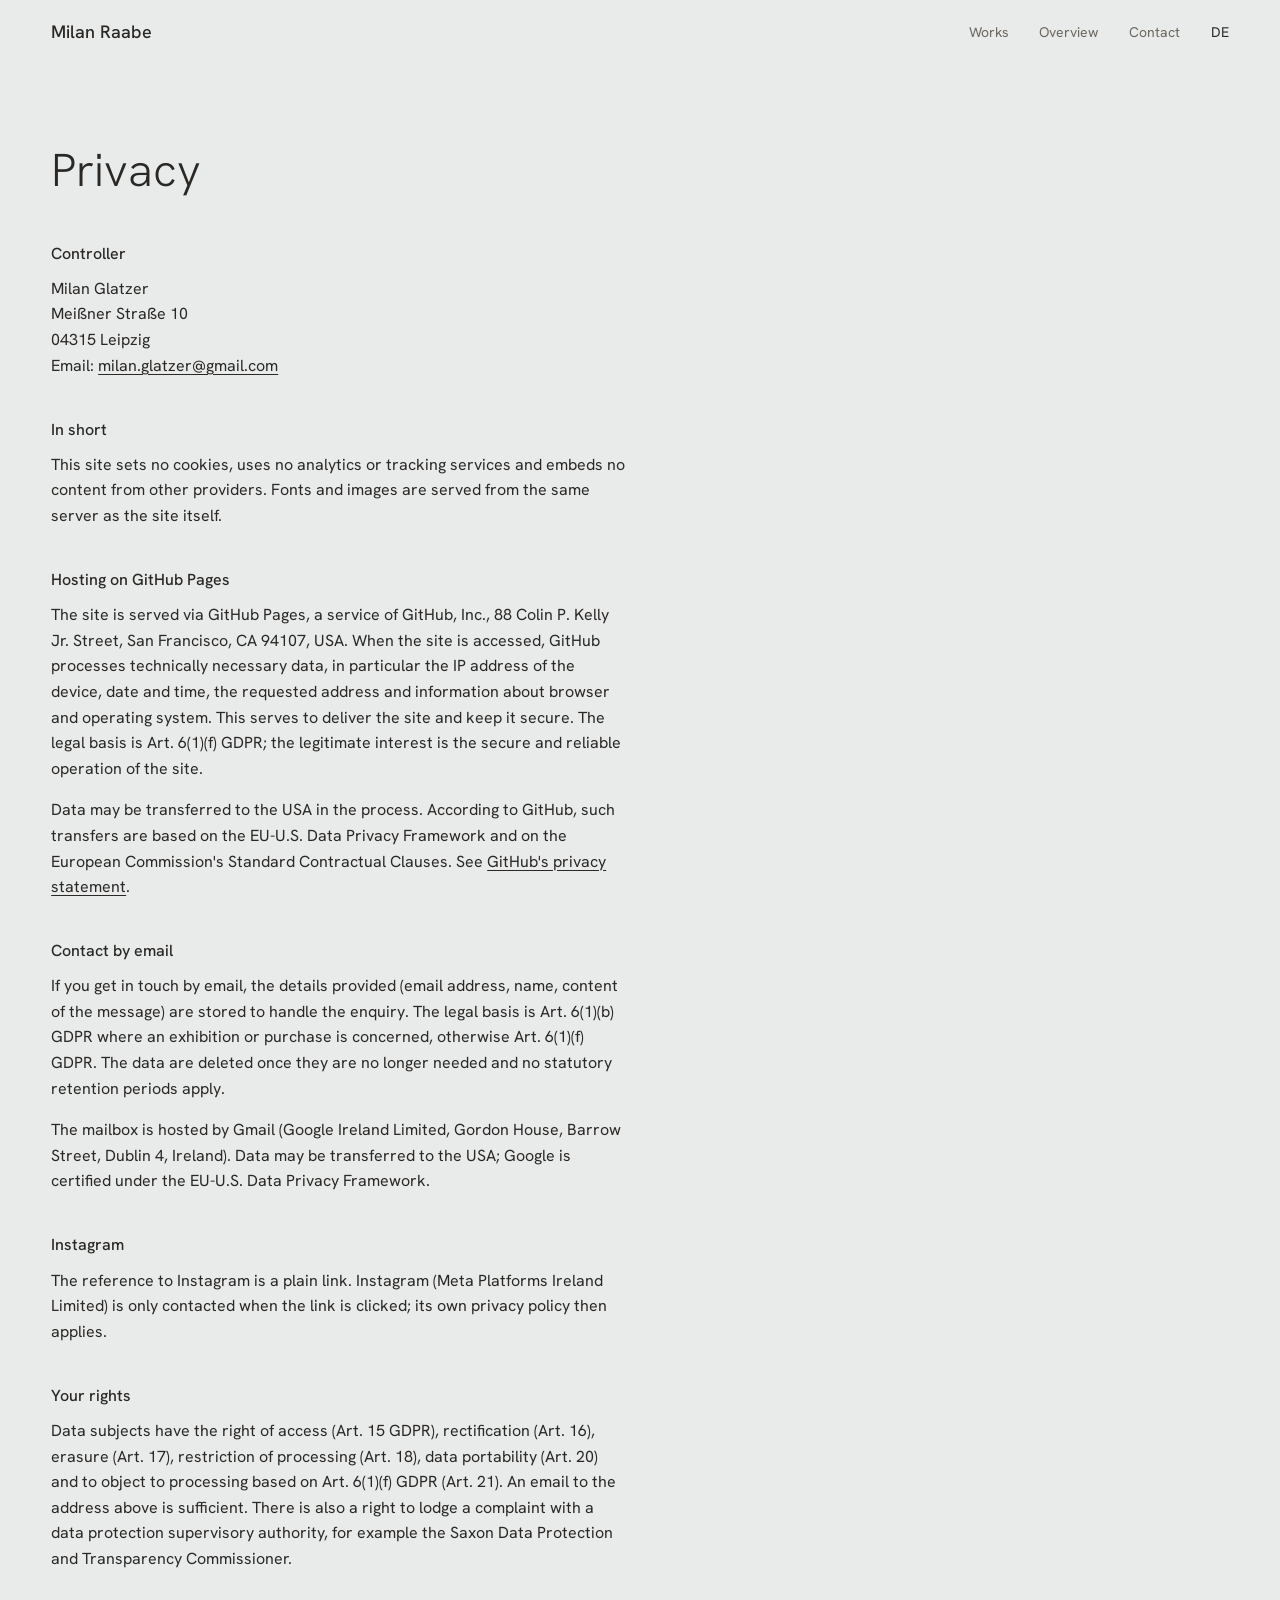
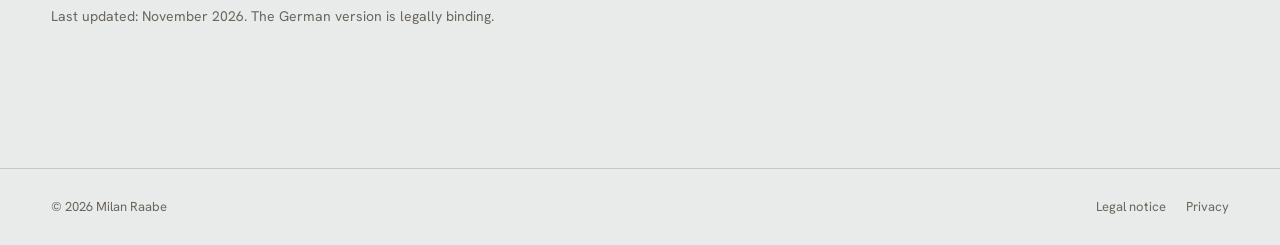
<file: en/privacy.html>
<!doctype html>
<html lang="en">
<head>
  <meta charset="utf-8">
  <meta name="viewport" content="width=device-width, initial-scale=1">
  <link rel="icon" href="../assets/icon-32.png?v=95fb1a4e" type="image/png" sizes="32x32">
  <link rel="apple-touch-icon" href="../assets/apple-touch-icon.png?v=d9a503a4">
  <title>Privacy · Milan Raabe</title>
  <meta name="robots" content="noindex">
  <link rel="alternate" hreflang="de" href="https://milanraabe.de/datenschutz.html">
  <link rel="alternate" hreflang="en" href="https://milanraabe.de/en/privacy.html">
  <link rel="alternate" hreflang="x-default" href="https://milanraabe.de/datenschutz.html">
  <link rel="stylesheet" href="../assets/stil.css?v=255c70b8">
</head>
<body>
  <header class="kopf">
    <a class="kopf-name" href="./">Milan Raabe</a>
    <nav aria-label="Main navigation">
      <a class="nav-werke" href="./#werke">Works</a>
      <a class="nav-uebersicht" href="overview.html">Overview</a>
      <a class="nav-kontakt" href="./#kontakt">Contact</a>
      <a class="sprache" href="../datenschutz.html" lang="de" hreflang="de" title="Deutsche Version">DE</a>
    </nav>
  </header>
  <main class="rechtstext">
    <h1>Privacy</h1>
    <h2>Controller</h2>
    <p>Milan Glatzer<br>Meißner Straße 10<br>04315 Leipzig<br>Email: <a href="mailto:milan.glatzer@gmail.com">milan.glatzer@gmail.com</a></p>
    <h2>In short</h2>
    <p>This site sets no cookies, uses no analytics or tracking services and embeds no content from other providers.
       Fonts and images are served from the same server as the site itself.</p>
    <h2>Hosting on GitHub Pages</h2>
    <p>The site is served via GitHub Pages, a service of GitHub, Inc., 88 Colin P. Kelly Jr. Street,
       San Francisco, CA 94107, USA. When the site is accessed, GitHub processes technically necessary data, in
       particular the IP address of the device, date and time, the requested address and information about browser
       and operating system. This serves to deliver the site and keep it secure. The legal basis is
       Art. 6(1)(f) GDPR; the legitimate interest is the secure and reliable operation of the site.</p>
    <p>Data may be transferred to the USA in the process. According to GitHub, such transfers are based on the
       EU-U.S. Data Privacy Framework and on the European Commission's Standard Contractual Clauses. See
       <a href="https://docs.github.com/en/site-policy/privacy-policies/github-general-privacy-statement" rel="noopener">GitHub's privacy statement</a>.</p>
    <h2>Contact by email</h2>
    <p>If you get in touch by email, the details provided (email address, name, content of the message) are stored to
       handle the enquiry. The legal basis is Art. 6(1)(b) GDPR where an exhibition or purchase is concerned, otherwise
       Art. 6(1)(f) GDPR. The data are deleted once they are no longer needed and no statutory retention periods apply.</p>
    <p>The mailbox is hosted by Gmail (Google Ireland Limited, Gordon House, Barrow Street, Dublin 4, Ireland).
       Data may be transferred to the USA; Google is certified under the EU-U.S. Data Privacy Framework.</p>
    <h2>Instagram</h2>
    <p>The reference to Instagram is a plain link. Instagram (Meta Platforms Ireland Limited) is only contacted
       when the link is clicked; its own privacy policy then applies.</p>
    <h2>Your rights</h2>
    <p>Data subjects have the right of access (Art. 15 GDPR), rectification (Art. 16), erasure (Art. 17), restriction
       of processing (Art. 18), data portability (Art. 20) and to object to processing based on Art. 6(1)(f) GDPR
       (Art. 21). An email to the address above is sufficient. There is also a right to lodge a complaint with a data
       protection supervisory authority, for example the Saxon Data Protection and Transparency Commissioner.</p>
    <p class="stand">Last updated: November 2026. The German version is legally binding.</p>
  </main>
  <footer class="fuss">
    <p>© 2026 Milan Raabe</p>
    <p class="fuss-links"><a href="legal-notice.html">Legal notice</a>
       <a href="privacy.html">Privacy</a></p>
  </footer>
</body>
</html>
</file>
<file: assets/stil.css>
/* ==========================================================================
   Milan Raabe · Fotografie
   Ruhige Galerie-Optik: kühles Hellgrau, dunkle Tinte, keine Akzentfarbe.
   Die Bilder tragen die Farbe, die Seite hält sich zurück.
   ========================================================================== */

/* --- Schrift (selbst gehostet, keine Google-Verbindung) -------------------
   Hanken Grotesk (SIL Open Font License, siehe fonts/OFL-Hanken-Grotesk.txt).
   Milan 19.11.: schlichte Schrift ohne Serifen, damit die Bilder sprechen
   (vorher Cormorant Garamond = dieselbe wie Martas Berlinando-Seite). */
@font-face {
  font-family: "Hanken Grotesk";
  src: url("fonts/hanken-grotesk-latin-300-normal.woff2") format("woff2");
  font-weight: 300; font-style: normal; font-display: swap;
}
@font-face {
  font-family: "Hanken Grotesk";
  src: url("fonts/hanken-grotesk-latin-400-normal.woff2") format("woff2");
  font-weight: 400; font-style: normal; font-display: swap;
}
@font-face {
  font-family: "Hanken Grotesk";
  src: url("fonts/hanken-grotesk-latin-500-normal.woff2") format("woff2");
  font-weight: 500; font-style: normal; font-display: swap;
}

/* --- Farben & Maße (einzige Stelle für Werte) ---------------------------- */
:root {
  --papier: #e8ebea;      /* Hintergrund: kühles Hellgrau – warme, helle Bilder heben sich ab (Milan 19.11., vorher #f1ede5) */
  --tinte: #2a2825;       /* Text */
  --leise: #6b665e;       /* Nebentext (Kontrast 4,75:1 auf #e8ebea) */
  --linie: rgba(42, 40, 37, 0.18);
  --rand: clamp(16px, 4vw, 56px);
  /* Eine Schrift für alles; --serif/--sans bleiben als Namen, zeigen aber auf dieselbe */
  --serif: "Hanken Grotesk", ui-sans-serif, -apple-system, "Helvetica Neue", Arial, sans-serif;
  --sans: var(--serif);
  --kopf-hoehe: 64px;
  color-scheme: light;
}

*, *::before, *::after { box-sizing: border-box; }
/* Kein weiches Scrollen: Sprünge (z. B. „Kontakt“) sollen sofort und ruhig sein,
   nicht über 24 Bilder hinweg rauschen (Milan 19.11.: wirkte hektisch) */
html { scroll-padding-top: var(--kopf-hoehe); }

body {
  margin: 0;
  background: var(--papier);
  color: var(--tinte);
  font-family: var(--serif);
  font-size: 1.125rem;
  line-height: 1.6;
  -webkit-font-smoothing: antialiased;
  text-rendering: optimizeLegibility;
}
img { display: block; max-width: 100%; height: auto; }
h1, h2 { font-weight: 300; margin: 0; }
p { margin: 0 0 1em; }

a { color: inherit; text-underline-offset: 0.2em; text-decoration-thickness: 1px; }
a:hover { text-decoration-color: var(--leise); }
a:focus-visible, .knopf:focus-visible {
  outline: 2px solid var(--tinte);
  outline-offset: 4px;
}

/* Sprunglink für Tastatur/Screenreader */
.sprung {
  position: absolute; left: var(--rand); top: -100px;
  background: var(--tinte); color: var(--papier); padding: 8px 14px; z-index: 20;
  font-family: var(--sans); font-size: 0.875rem;
}
.sprung:focus { top: 8px; }

/* --- Kopfzeile ------------------------------------------------------------ */
.kopf {
  position: sticky; top: 0; z-index: 10;
  height: var(--kopf-hoehe);
  display: flex; align-items: center; justify-content: space-between; gap: 24px;
  padding: 0 var(--rand);
  background: color-mix(in srgb, var(--papier) 92%, transparent);
  backdrop-filter: blur(8px);
  -webkit-backdrop-filter: blur(8px);
}
.kopf-name { font-size: 1.125rem; font-weight: 500; text-decoration: none; letter-spacing: 0; }
.kopf nav { display: flex; gap: clamp(14px, 2.4vw, 32px); font-family: var(--sans); font-size: 0.875rem; }
.kopf nav a { text-decoration: none; color: var(--leise); }
.kopf nav a:hover { color: var(--tinte); }
.kopf nav a:active { transform: translateY(1px); }
.kopf .sprache { color: var(--tinte); }
.kopf nav a[aria-current="page"] { color: var(--tinte); text-decoration: underline; text-underline-offset: 0.35em; }

/* --- Startbereich --------------------------------------------------------- */
.start {
  min-height: calc(100svh - var(--kopf-hoehe));
  display: grid;
  grid-template-columns: repeat(12, 1fr);
  column-gap: 24px;
  align-items: end;
  padding: 24px var(--rand) 8vh;
}
.start-text { grid-column: 1 / span 4; padding-bottom: 56px; }
.start h1 {
  font-size: clamp(2.75rem, 5.4vw, 5rem);
  line-height: 1;
  letter-spacing: -0.03em;
  max-width: 7ch; /* Vor- und Nachname untereinander, damit der Name nicht ans erste Bild stößt */
  margin-bottom: 40px;
}
.start-bild { grid-column: 5 / span 8; margin: 0; justify-self: end; }
.start-bild img { width: min(100%, calc((100svh - var(--kopf-hoehe) - 18vh) * var(--ar))); }

/* Knopf: Kontur, keine Fläche – füllt sich erst beim Darüberfahren */
.knopf {
  display: inline-block;
  font-family: var(--sans); font-size: 0.9375rem; letter-spacing: 0.01em;
  text-decoration: none; white-space: nowrap;
  padding: 13px 22px;
  border: 1px solid var(--tinte);
}
.knopf:hover { background: var(--tinte); color: var(--papier); }
.knopf:active { transform: translateY(1px); }

/* --- Bildunterschrift ----------------------------------------------------- */
figcaption, .drucke p {
  display: flex; flex-wrap: wrap; align-items: baseline; gap: 4px 14px;
  margin-top: 14px;
  font-family: var(--sans); font-size: 0.8125rem; line-height: 1.4;
}
.bu-nr { font-size: 0.875rem; font-weight: 500; color: var(--tinte); }
.bu-titel { font-size: 0.875rem; font-weight: 500; }
.bu-meta { color: var(--leise); }

/* --- Ausstellungs-Scroll: ein Werk pro Bildschirm ------------------------- */
.werke { padding: 0 var(--rand); }

.werk {
  margin: 0;
  min-height: 100svh;
  display: flex; flex-direction: column; justify-content: center;
  padding: 10vh 0;
}
.werk img { width: min(var(--breite, 72vw), calc(72svh * var(--ar))); }
.werk--mitte  { align-items: center; --breite: 72vw; }
/* Bildunterschrift bündig unter dem Bild, nicht unter der ganzen Zeile */
.werk figcaption { width: min(var(--breite, 72vw), calc(72svh * var(--ar))); }

/* --- Über Milan: ein Satz wie ein Wandtext, darunter die Signatur -------- */
.ueber {
  display: grid; grid-template-columns: repeat(12, 1fr); column-gap: 24px;
  padding: 16vh var(--rand) 18vh;
}
.ueber-text {
  grid-column: 3 / span 7;
  font-size: clamp(1.5rem, 2.2vw, 2rem); line-height: 1.42; font-weight: 300;
  letter-spacing: -0.005em; max-width: 30ch; margin-bottom: 28px;
}
.ueber-zeile { grid-column: 3 / span 7; font-family: var(--sans); font-size: 0.875rem; color: var(--leise); margin: 0; }

/* --- Ausstellung ---------------------------------------------------------- */
.ausstellung {
  display: grid; grid-template-columns: repeat(12, 1fr); column-gap: 24px;
  padding: 14vh var(--rand) 18vh;
  border-top: 1px solid var(--linie);
  margin: 0 var(--rand);
  padding-left: 0; padding-right: 0;
}
.ausstellung-text { grid-column: 1 / span 5; max-width: 36ch; }
.ausstellung h2 { white-space: nowrap; }
.ausstellung h2 { font-size: clamp(2rem, 3.6vw, 3rem); line-height: 1.1; margin-bottom: 28px; }
.drucke-block { grid-column: 7 / span 6; }
.drucke-titel { font-family: var(--sans); font-size: 0.8125rem; color: var(--leise); margin-bottom: 18px; }
.drucke {
  list-style: none; margin: 0; padding: 0;
  display: grid; grid-template-columns: repeat(3, 1fr); gap: 40px 24px; align-items: start;
}
.drucke a { display: block; }
.drucke a img { transition: opacity 0.4s ease; }
.drucke a:hover img { opacity: 0.85; }
.drucke p { margin-top: 10px; display: grid; gap: 2px; }

/* --- Kontakt (im Ausstellungs-Teil) --------------------------------------- */
.kontakt-links { display: grid; gap: 10px; justify-items: start; margin-top: 28px; }
.kontakt-links .mail { font-size: clamp(1.5rem, 2.2vw, 1.875rem); }
.kontakt-links .insta { font-family: var(--sans); font-size: 0.9375rem; color: var(--leise); }

.fuss {
  padding: 28px var(--rand);
  border-top: 1px solid var(--linie);
  font-family: var(--sans); font-size: 0.8125rem; color: var(--leise);
}
.fuss { display: flex; flex-wrap: wrap; justify-content: space-between; gap: 8px 24px; }
.fuss p { margin: 0; }
.fuss-links { display: flex; gap: 20px; }
.fuss a { color: var(--leise); text-decoration: none; }
.fuss a:hover { color: var(--tinte); text-decoration: underline; }
.fuss a:active { color: var(--tinte); }

/* --- Impressum & Datenschutz ---------------------------------------------- */
.rechtstext { max-width: calc(64ch + 2 * var(--rand)); padding: 9vh var(--rand) 14vh; font-size: 1rem; }
.rechtstext h1 { font-size: clamp(2rem, 3.6vw, 3rem); line-height: 1.1; margin-bottom: 5vh; }
.rechtstext h2 { font-size: 1rem; font-weight: 500; margin: 2.4em 0 0.6em; }
.rechtstext p { color: var(--tinte); }
.rechtstext .stand { margin-top: 2.4em; color: var(--leise); font-size: 0.875rem; }

/* --- Übersicht: alle Werke klein im Raster ------------------------------- */
.uebersicht { padding: 9vh var(--rand) 16vh; }
.uebersicht h1 { font-size: clamp(2rem, 3.6vw, 3rem); line-height: 1.1; margin-bottom: 7vh; }
.raster {
  list-style: none; margin: 0; padding: 0;
  display: grid; grid-template-columns: repeat(4, 1fr); gap: 56px 32px; align-items: end;
}
.raster a { display: block; text-decoration: none; }
.raster img { width: 100%; transition: opacity 0.35s ease; }
.raster a:hover img { opacity: 0.82; }
.raster a:active img { opacity: 0.7; }
.raster .bu-nr { display: block; margin-top: 10px; }
/* Abstand zwischen den Rastern (z. B. vor der Zeile mit Hochformaten) = Zeilenabstand im Raster */
.raster + .raster { margin-top: 56px; }
@media (max-width: 1099px) { .raster { grid-template-columns: repeat(3, 1fr); } }

/* Kategorien (Milan 20.11.: mensch · natur · leben, bewusst klein geschrieben) */
.uebersicht h1 { margin-bottom: 3vh; }
.kategorien-nav { display: flex; flex-wrap: wrap; gap: 8px 28px; margin-bottom: 9vh; font-size: 1.0625rem; }
.kategorien-nav a { color: var(--leise); text-decoration: none; padding: 4px 0; }
.kategorien-nav a:hover { color: var(--tinte); text-decoration: underline; text-underline-offset: 0.35em; }
.kategorien-nav a:active { color: var(--tinte); }
.kategorie + .kategorie { margin-top: 16vh; }
.kategorie { scroll-margin-top: 40px; } /* nach dem Sprung etwas Luft unter der Kopfzeile */
.kategorie h2 { font-size: clamp(1.5rem, 2.4vw, 2rem); font-weight: 300; line-height: 1.1; margin-bottom: 5vh; }

/* --- Großansicht in der Übersicht (ruhiger Grund, kein Scrollen) --------- */
html.gross-offen { overflow: hidden; }
dialog.gross {
  width: 100vw; height: 100dvh; max-width: none; max-height: none;
  margin: 0; padding: 0; border: 0;
  background: var(--papier); color: var(--tinte);
}
dialog.gross::backdrop { background: var(--papier); }
dialog.gross[open] { display: grid; grid-template-columns: 72px 1fr 72px; align-items: center; }
dialog.gross figure { margin: 0; display: flex; flex-direction: column; align-items: center; justify-content: center; height: 100%; }
dialog.gross img {
  width: auto; height: auto;
  max-width: calc(100vw - 176px); max-height: calc(100dvh - 150px);
  opacity: 0; transition: opacity 0.35s ease;
}
dialog.gross img.geladen { opacity: 1; }
dialog.gross figcaption { margin-top: 16px; color: var(--leise); }
dialog.gross button {
  font-family: var(--sans); color: var(--leise); background: none; border: 0; cursor: pointer;
}
dialog.gross button:hover { color: var(--tinte); }
dialog.gross button:focus-visible { outline: 2px solid var(--tinte); outline-offset: 4px; }
dialog.gross button:active { transform: translateY(1px); }
.gross-zu { position: absolute; z-index: 2; top: 20px; right: var(--rand); font-size: 0.875rem; padding: 8px 0; }
/* Pfeilflächen nur im mittleren Bereich, damit oben rechts nur „Schließen“ reagiert */
/* Pfeile: feine, angedeutete Linien statt grober Zeichen (Milan 19.11.) */
.gross-pfeil { height: 60vh; width: 72px; align-self: center; display: flex; align-items: center; justify-content: center; opacity: 0.55; transition: opacity 0.25s ease; }
.gross-pfeil:hover, .gross-pfeil:focus-visible { opacity: 1; }
.gross-pfeil svg { display: block; }
.gross-zurueck { grid-column: 1; grid-row: 1; }
dialog.gross figure { grid-column: 2; grid-row: 1; }
.gross-weiter { grid-column: 3; grid-row: 1; }

/* --- Handy & schmale Fenster ---------------------------------------------- */
@media (max-width: 899px) {
  body { font-size: 1.0625rem; }
  .kopf nav .nav-werke { display: none; }
  .start { display: block; min-height: 0; padding-top: 12vh; padding-bottom: 0; }
  .start-text { padding-bottom: 48px; }
  .start-bild img, .werk img, .werk figcaption { width: 100%; }
  .werk { min-height: 0; padding: 72px 0 0; align-items: stretch; }
  .ueber { display: block; padding: 120px var(--rand) 104px; }
  .ueber-text { font-size: 1.375rem; }
  .ausstellung { display: block; padding: 120px 0 72px; }
  .ausstellung-text { margin-bottom: 40px; }
  .ausstellung h2 { white-space: normal; }
  .drucke { grid-template-columns: repeat(2, 1fr); gap: 32px 16px; }
  .ausstellung-text { margin-bottom: 56px; }
  .uebersicht { padding-top: 56px; }
  .start h1 { margin-bottom: 32px; max-width: none; }
  dialog.gross[open] { grid-template-columns: 1fr; }
  dialog.gross figure { grid-column: 1; }
  dialog.gross img { max-width: calc(100vw - 32px); max-height: calc(100dvh - 200px); }
  .gross-pfeil { position: absolute; bottom: 24px; height: 48px; width: 64px; }
  .gross-zurueck { left: 8px; } .gross-weiter { right: 8px; }
  .raster { grid-template-columns: repeat(2, 1fr); gap: 32px 16px; }
  .raster + .raster { margin-top: 32px; }
  .kategorien-nav { margin-bottom: 56px; }
  .kategorie + .kategorie { margin-top: 96px; }
  .kategorie h2 { margin-bottom: 28px; }
}

/* Trennpunkt zwischen Nummer (oder Titel) und Jahr – sonst stehen zwei Zahlen
   direkt nebeneinander („Nr. 22  2022“) */
figcaption .bu-nr + .bu-meta::before,
figcaption .bu-titel + .bu-meta::before { content: "·"; margin-right: 14px; color: var(--leise); }
</file>
